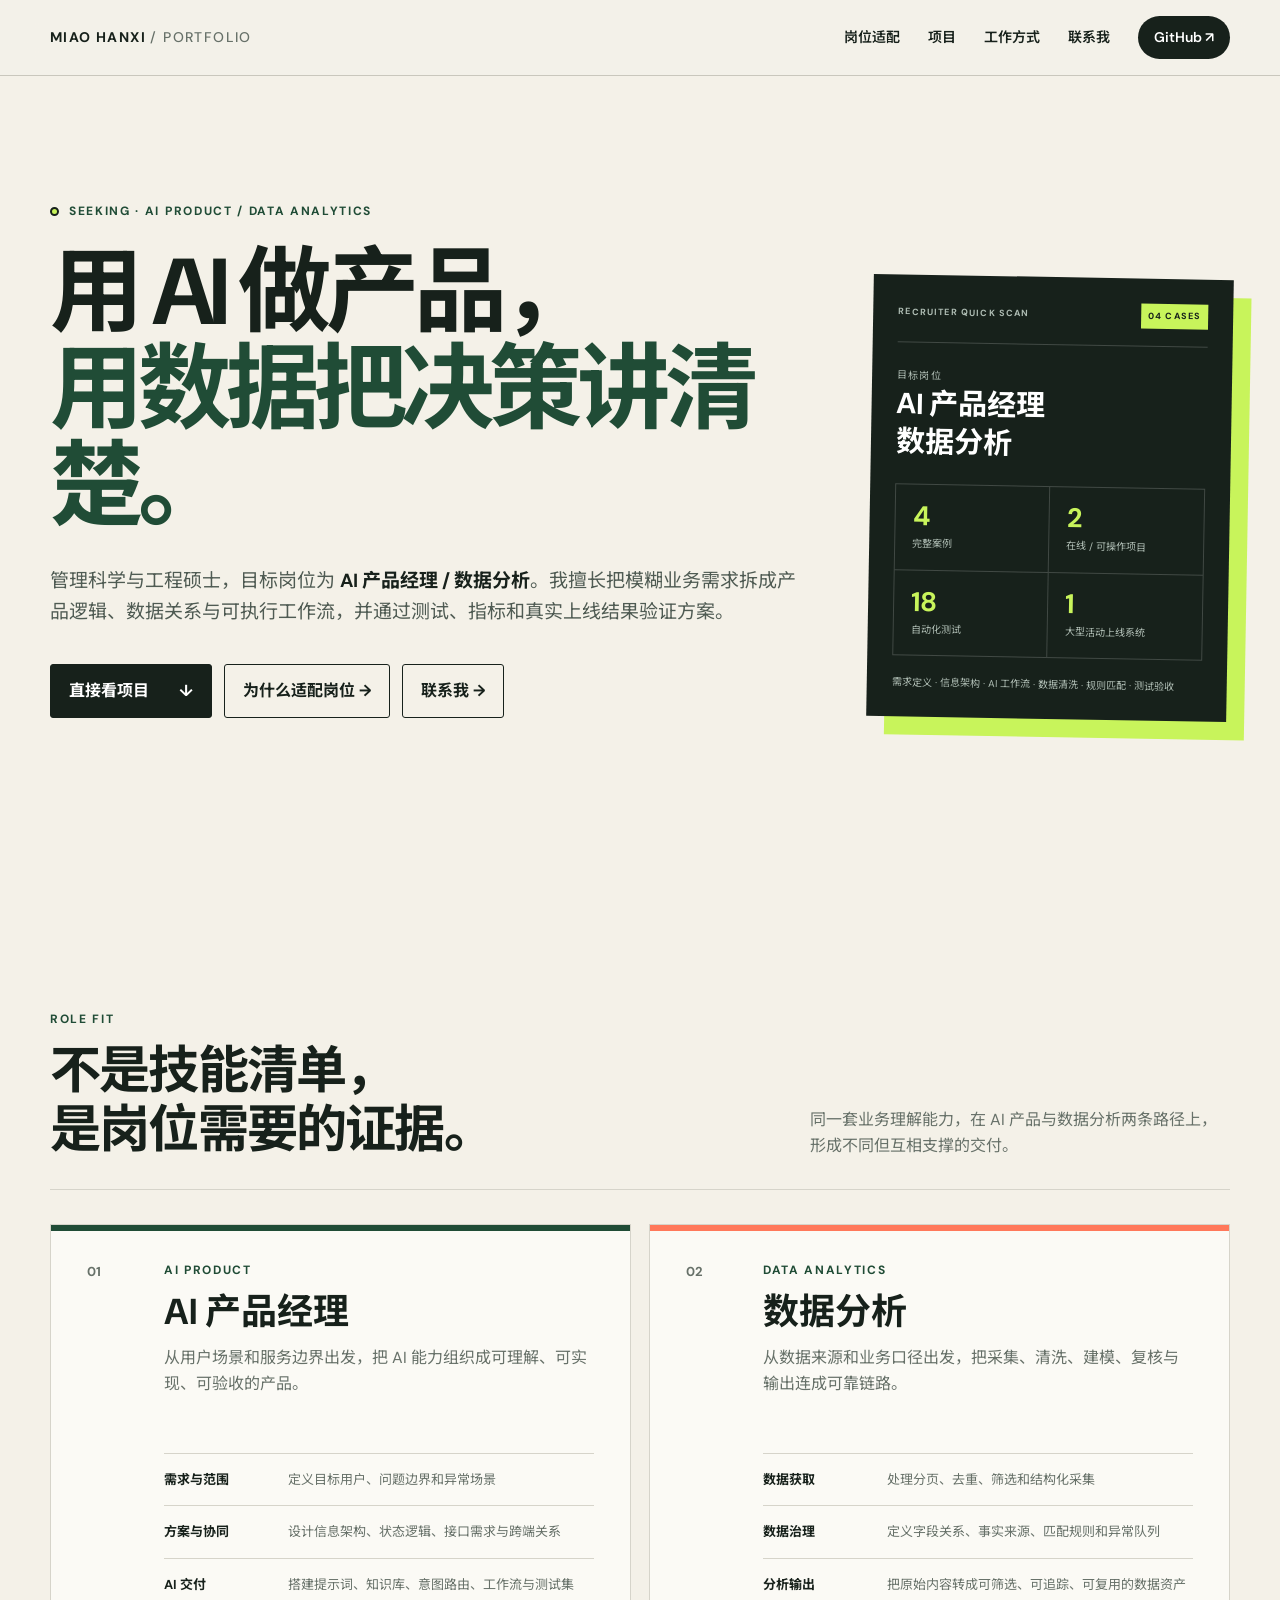
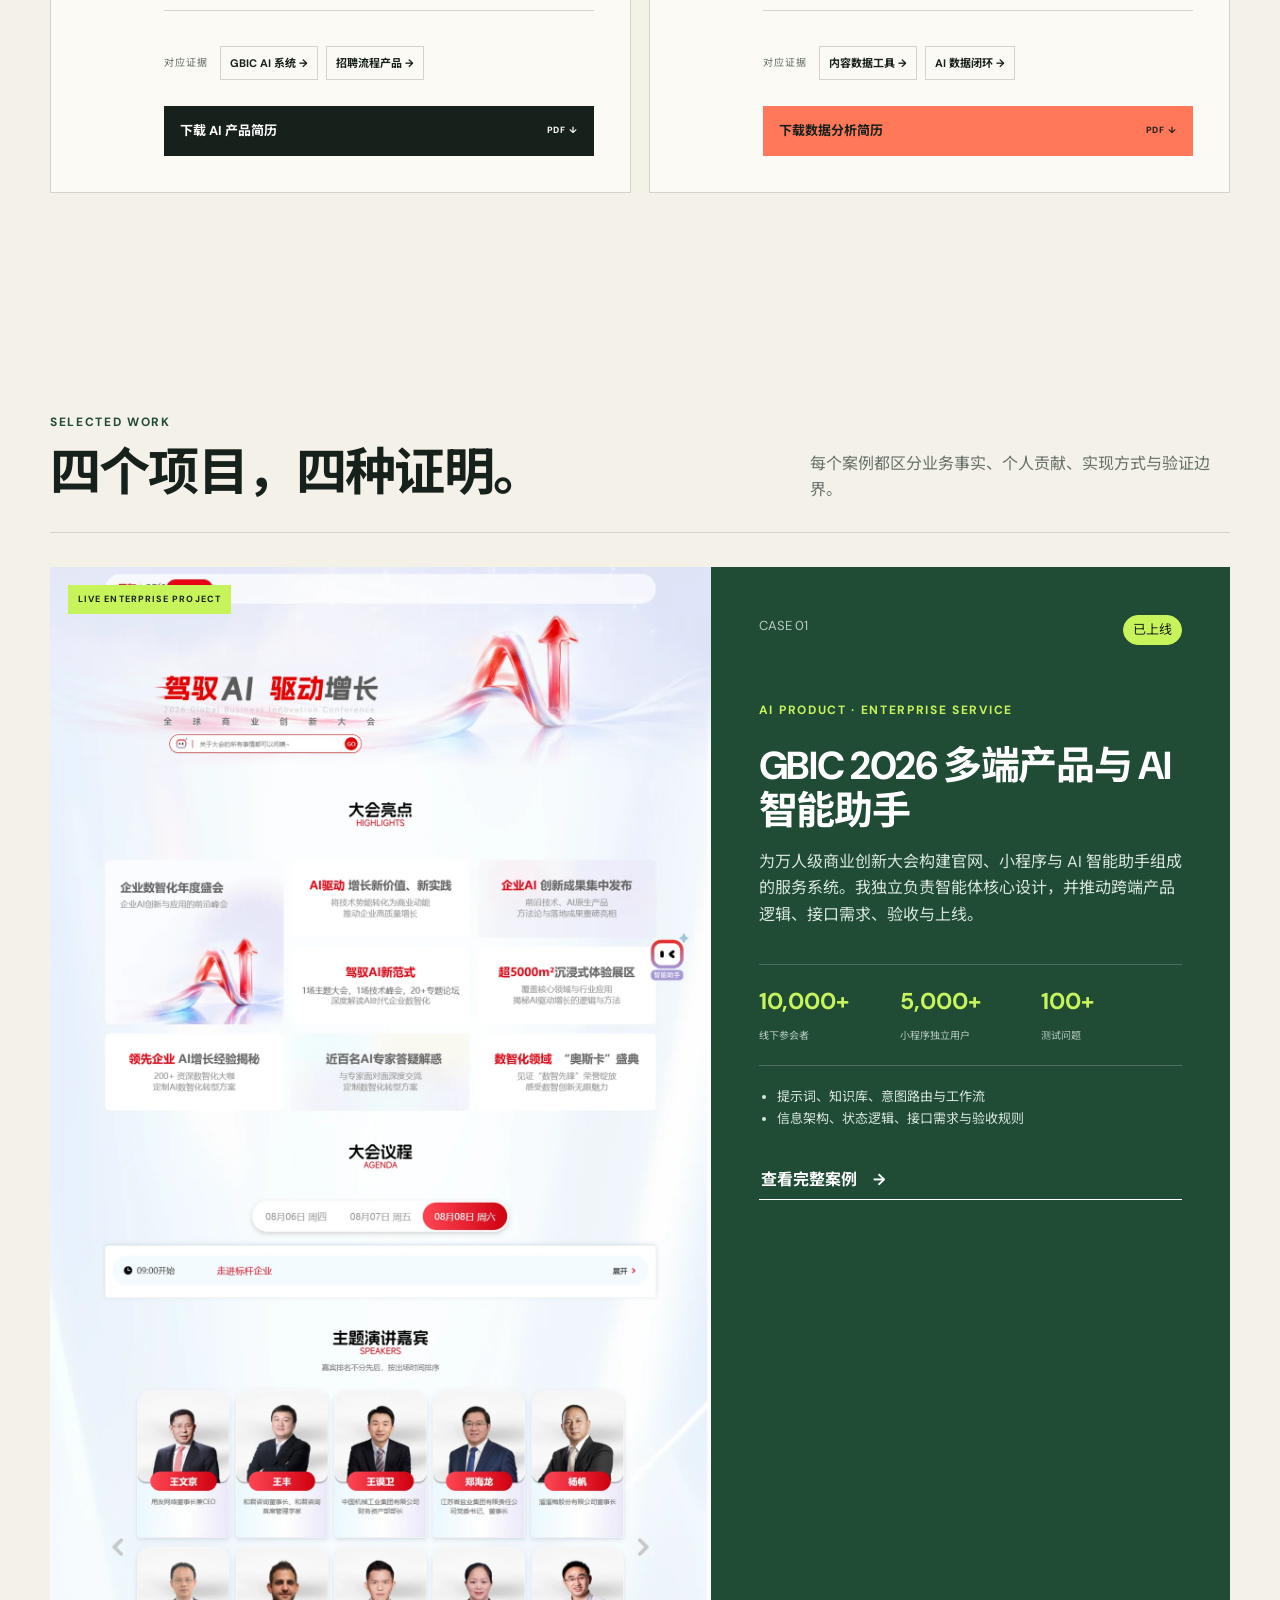
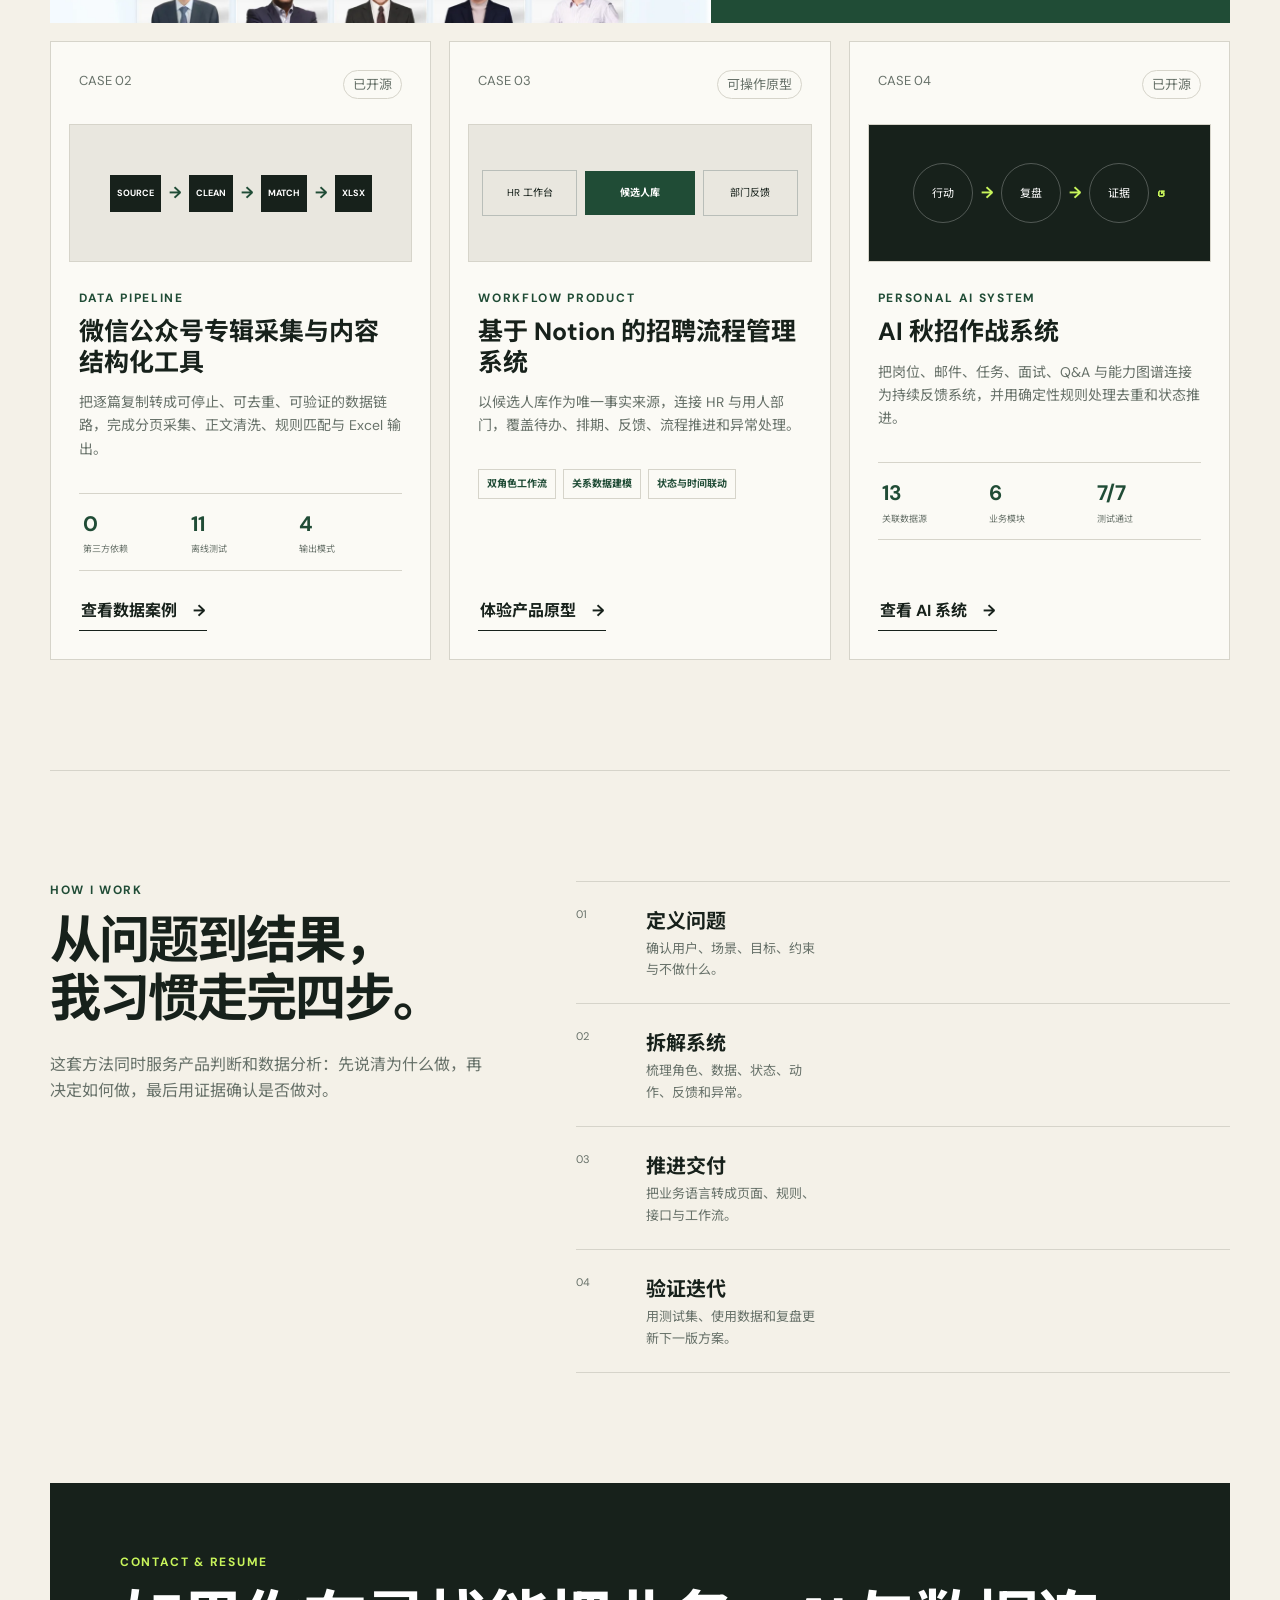
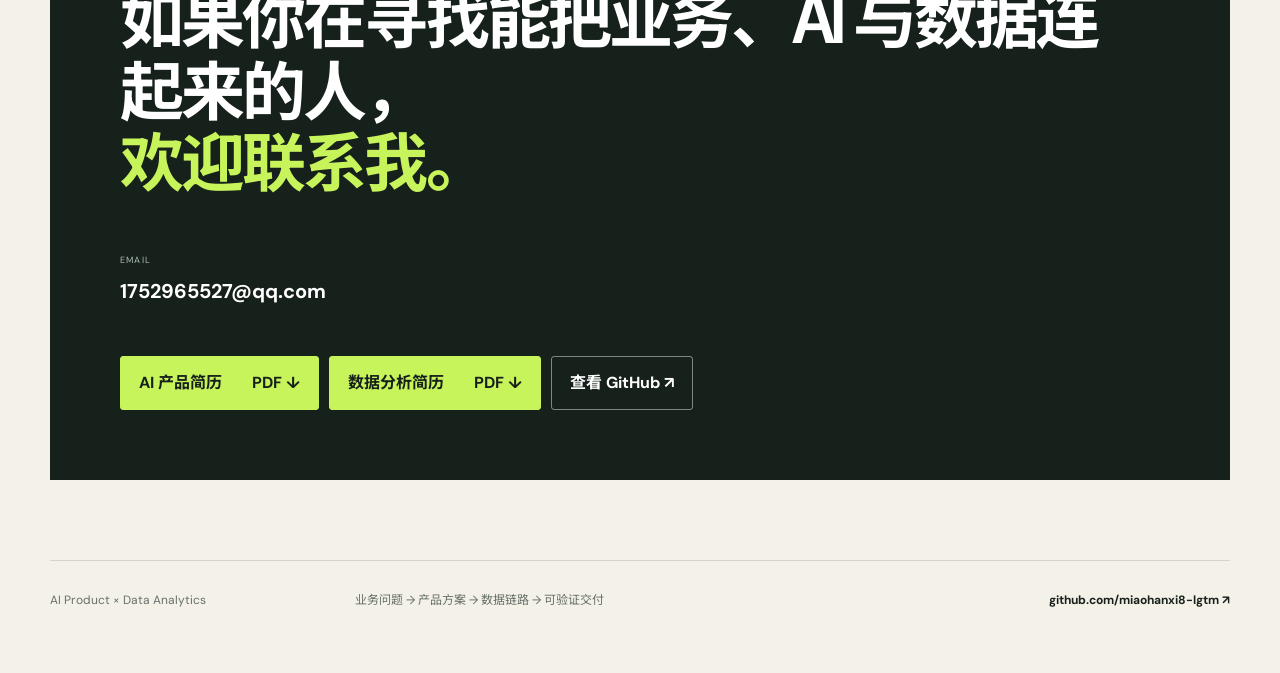
<file: index.html>
<!doctype html>
<html lang="zh-CN">
<head>
  <meta charset="utf-8">
  <meta name="viewport" content="width=device-width, initial-scale=1">
  <meta name="description" content="面向 AI 产品经理与数据分析岗位的个人作品集：AI 智能体、数据产品、流程自动化与真实业务交付。">
  <meta name="theme-color" content="#17211b">
  <meta property="og:title" content="AI Product × Data Analytics Portfolio">
  <meta property="og:description" content="从业务问题到产品方案、数据链路与可验证交付。">
  <meta property="og:type" content="website">
  <meta property="og:url" content="https://miaohanxi8-lgtm.github.io/">
  <title>AI 产品 × 数据分析作品集</title>
  <link rel="stylesheet" href="/styles.css">
  <link rel="stylesheet" href="/home.css">
</head>
<body class="portfolio-home">
  <header class="site-header home-header">
    <a class="brand" href="/">MIAO HANXI <span>/ PORTFOLIO</span></a>
    <nav aria-label="主导航">
      <a href="#fit">岗位适配</a><a href="#work">项目</a><a href="#method">工作方式</a><a href="#contact">联系我</a>
      <a class="nav-cta" href="https://github.com/miaohanxi8-lgtm" target="_blank" rel="noopener noreferrer">GitHub ↗</a>
    </nav>
  </header>

  <main>
    <section class="home-hero shell">
      <div class="hero-main">
        <div class="eyebrow"><span></span> SEEKING · AI PRODUCT / DATA ANALYTICS</div>
        <h1>用 AI 做产品，<br><em>用数据把决策讲清楚。</em></h1>
        <p class="hero-copy">管理科学与工程硕士，目标岗位为 <strong>AI 产品经理 / 数据分析</strong>。我擅长把模糊业务需求拆成产品逻辑、数据关系与可执行工作流，并通过测试、指标和真实上线结果验证方案。</p>
        <div class="hero-actions"><a class="button primary" href="#work">直接看项目 <span>↓</span></a><a class="button secondary" href="#fit">为什么适配岗位 →</a><a class="button secondary" href="#contact">联系我 →</a></div>
      </div>
      <aside class="evidence-board" aria-label="作品集证据概览">
        <div class="board-head"><span>RECRUITER QUICK SCAN</span><i>04 CASES</i></div>
        <div class="board-role"><small>目标岗位</small><strong>AI 产品经理</strong><strong>数据分析</strong></div>
        <dl class="proof-grid">
          <div><dt>4</dt><dd>完整案例</dd></div><div><dt>2</dt><dd>在线 / 可操作项目</dd></div>
          <div><dt>18</dt><dd>自动化测试</dd></div><div><dt>1</dt><dd>大型活动上线系统</dd></div>
        </dl>
        <p>需求定义 · 信息架构 · AI 工作流 · 数据清洗 · 规则匹配 · 测试验收</p>
      </aside>
    </section>

    <section class="fit-section shell" id="fit">
      <div class="section-heading home-section-heading"><div><p class="kicker">ROLE FIT</p><h2>不是技能清单，<br>是岗位需要的证据。</h2></div><p>同一套业务理解能力，在 AI 产品与数据分析两条路径上，形成不同但互相支撑的交付。</p></div>
      <div class="role-grid">
        <article class="role-card product-role">
          <div class="role-number">01</div><div><p class="kicker">AI PRODUCT</p><h3>AI 产品经理</h3><p class="role-intro">从用户场景和服务边界出发，把 AI 能力组织成可理解、可实现、可验收的产品。</p></div>
          <ul class="role-evidence"><li><b>需求与范围</b><span>定义目标用户、问题边界和异常场景</span></li><li><b>方案与协同</b><span>设计信息架构、状态逻辑、接口需求与跨端关系</span></li><li><b>AI 交付</b><span>搭建提示词、知识库、意图路由、工作流与测试集</span></li></ul>
          <div class="evidence-links"><span>对应证据</span><a href="/projects/gbic-ai-experience.html">GBIC AI 系统 →</a><a href="/projects/notion-recruiting-system.html">招聘流程产品 →</a></div>
          <a class="role-resume-link" href="/assets/resume/miao-hanxi-ai-product-resume.pdf" download>下载 AI 产品简历 <span>PDF ↓</span></a>
        </article>
        <article class="role-card data-role">
          <div class="role-number">02</div><div><p class="kicker">DATA ANALYTICS</p><h3>数据分析</h3><p class="role-intro">从数据来源和业务口径出发，把采集、清洗、建模、复核与输出连成可靠链路。</p></div>
          <ul class="role-evidence"><li><b>数据获取</b><span>处理分页、去重、筛选和结构化采集</span></li><li><b>数据治理</b><span>定义字段关系、事实来源、匹配规则和异常队列</span></li><li><b>分析输出</b><span>把原始内容转成可筛选、可追踪、可复用的数据资产</span></li></ul>
          <div class="evidence-links"><span>对应证据</span><a href="/projects/wechat-article-crawler.html">内容数据工具 →</a><a href="/projects/autumn-recruitment-system.html">AI 数据闭环 →</a></div>
          <a class="role-resume-link" href="/assets/resume/miao-hanxi-data-analytics-resume.pdf" download>下载数据分析简历 <span>PDF ↓</span></a>
        </article>
      </div>
    </section>

    <section class="work home-work shell" id="work">
      <div class="section-heading home-section-heading"><div><p class="kicker">SELECTED WORK</p><h2>四个项目，四种证明。</h2></div><p>每个案例都区分业务事实、个人贡献、实现方式与验证边界。</p></div>
      <article class="home-featured">
        <div class="featured-media"><img src="/assets/gbic/website-overview.webp" alt="GBIC 2026 大会官网页面概览"><span class="media-label">LIVE ENTERPRISE PROJECT</span></div>
        <div class="featured-content">
          <div class="card-top"><span>CASE 01</span><span class="status">已上线</span></div><p class="kicker">AI PRODUCT · ENTERPRISE SERVICE</p>
          <h3>GBIC 2026 多端产品与 AI 智能助手</h3><p>为万人级商业创新大会构建官网、小程序与 AI 智能助手组成的服务系统。我独立负责智能体核心设计，并推动跨端产品逻辑、接口需求、验收与上线。</p>
          <div class="featured-metrics"><div><strong>10,000+</strong><span>线下参会者</span></div><div><strong>5,000+</strong><span>小程序独立用户</span></div><div><strong>100+</strong><span>测试问题</span></div></div>
          <ul class="project-points compact-points"><li>提示词、知识库、意图路由与工作流</li><li>信息架构、状态逻辑、接口需求与验收规则</li></ul>
          <a class="text-link" href="/projects/gbic-ai-experience.html">查看完整案例 <span>→</span></a>
        </div>
      </article>

      <div class="home-project-grid">
        <article class="home-project-card crawler-card">
          <div class="card-top"><span>CASE 02</span><span class="status">已开源</span></div><div class="project-visual data-visual" aria-hidden="true"><span>SOURCE</span><i>→</i><span>CLEAN</span><i>→</i><span>MATCH</span><i>→</i><span>XLSX</span></div>
          <p class="kicker">DATA PIPELINE</p><h3>微信公众号专辑采集与内容结构化工具</h3><p>把逐篇复制转成可停止、可去重、可验证的数据链路，完成分页采集、正文清洗、规则匹配与 Excel 输出。</p>
          <dl class="mini-proof"><div><dt>0</dt><dd>第三方依赖</dd></div><div><dt>11</dt><dd>离线测试</dd></div><div><dt>4</dt><dd>输出模式</dd></div></dl><a class="text-link" href="/projects/wechat-article-crawler.html">查看数据案例 <span>→</span></a>
        </article>
        <article class="home-project-card notion-card">
          <div class="card-top"><span>CASE 03</span><span class="status">可操作原型</span></div><div class="project-visual workflow-visual" aria-hidden="true"><div>HR 工作台</div><b>候选人库</b><div>部门反馈</div></div>
          <p class="kicker">WORKFLOW PRODUCT</p><h3>基于 Notion 的招聘流程管理系统</h3><p>以候选人库作为唯一事实来源，连接 HR 与用人部门，覆盖待办、排期、反馈、流程推进和异常处理。</p>
          <ul class="card-proof-list"><li>双角色工作流</li><li>关系数据建模</li><li>状态与时间联动</li></ul><a class="text-link" href="/projects/notion-recruiting-system.html">体验产品原型 <span>→</span></a>
        </article>
        <article class="home-project-card system-card">
          <div class="card-top"><span>CASE 04</span><span class="status">已开源</span></div><div class="project-visual loop-visual" aria-hidden="true"><span>行动</span><i>→</i><span>复盘</span><i>→</i><span>证据</span><i>↺</i></div>
          <p class="kicker">PERSONAL AI SYSTEM</p><h3>AI 秋招作战系统</h3><p>把岗位、邮件、任务、面试、Q&amp;A 与能力图谱连接为持续反馈系统，并用确定性规则处理去重和状态推进。</p>
          <dl class="mini-proof"><div><dt>13</dt><dd>关联数据源</dd></div><div><dt>6</dt><dd>业务模块</dd></div><div><dt>7/7</dt><dd>测试通过</dd></div></dl><a class="text-link" href="/projects/autumn-recruitment-system.html">查看 AI 系统 <span>→</span></a>
        </article>
      </div>
    </section>

    <section class="method-section shell" id="method">
      <div class="method-intro"><p class="kicker">HOW I WORK</p><h2>从问题到结果，<br>我习惯走完四步。</h2><p>这套方法同时服务产品判断和数据分析：先说清为什么做，再决定如何做，最后用证据确认是否做对。</p></div>
      <ol class="method-list"><li><span>01</span><div><h3>定义问题</h3><p>确认用户、场景、目标、约束与不做什么。</p></div></li><li><span>02</span><div><h3>拆解系统</h3><p>梳理角色、数据、状态、动作、反馈和异常。</p></div></li><li><span>03</span><div><h3>推进交付</h3><p>把业务语言转成页面、规则、接口与工作流。</p></div></li><li><span>04</span><div><h3>验证迭代</h3><p>用测试集、使用数据和复盘更新下一版方案。</p></div></li></ol>
    </section>

    <section class="contact-section shell" id="contact">
      <p class="kicker">CONTACT & RESUME</p><h2>如果你在寻找能把业务、AI 与数据连起来的人，<br><em>欢迎联系我。</em></h2>
      <div class="contact-grid">
        <div class="contact-details"><span>EMAIL</span><a href="mailto:1752965527@qq.com">1752965527@qq.com</a></div>
      </div>
      <div class="contact-actions"><a class="button primary" href="/assets/resume/miao-hanxi-ai-product-resume.pdf" download>AI 产品简历 <span>PDF ↓</span></a><a class="button primary" href="/assets/resume/miao-hanxi-data-analytics-resume.pdf" download>数据分析简历 <span>PDF ↓</span></a><a class="button secondary" href="https://github.com/miaohanxi8-lgtm" target="_blank" rel="noopener noreferrer">查看 GitHub ↗</a></div>
    </section>
  </main>
  <footer class="site-footer shell"><p>AI Product × Data Analytics</p><p>业务问题 → 产品方案 → 数据链路 → 可验证交付</p><a href="https://github.com/miaohanxi8-lgtm" target="_blank" rel="noopener noreferrer">github.com/miaohanxi8-lgtm ↗</a></footer>
</body>
</html>
</file>
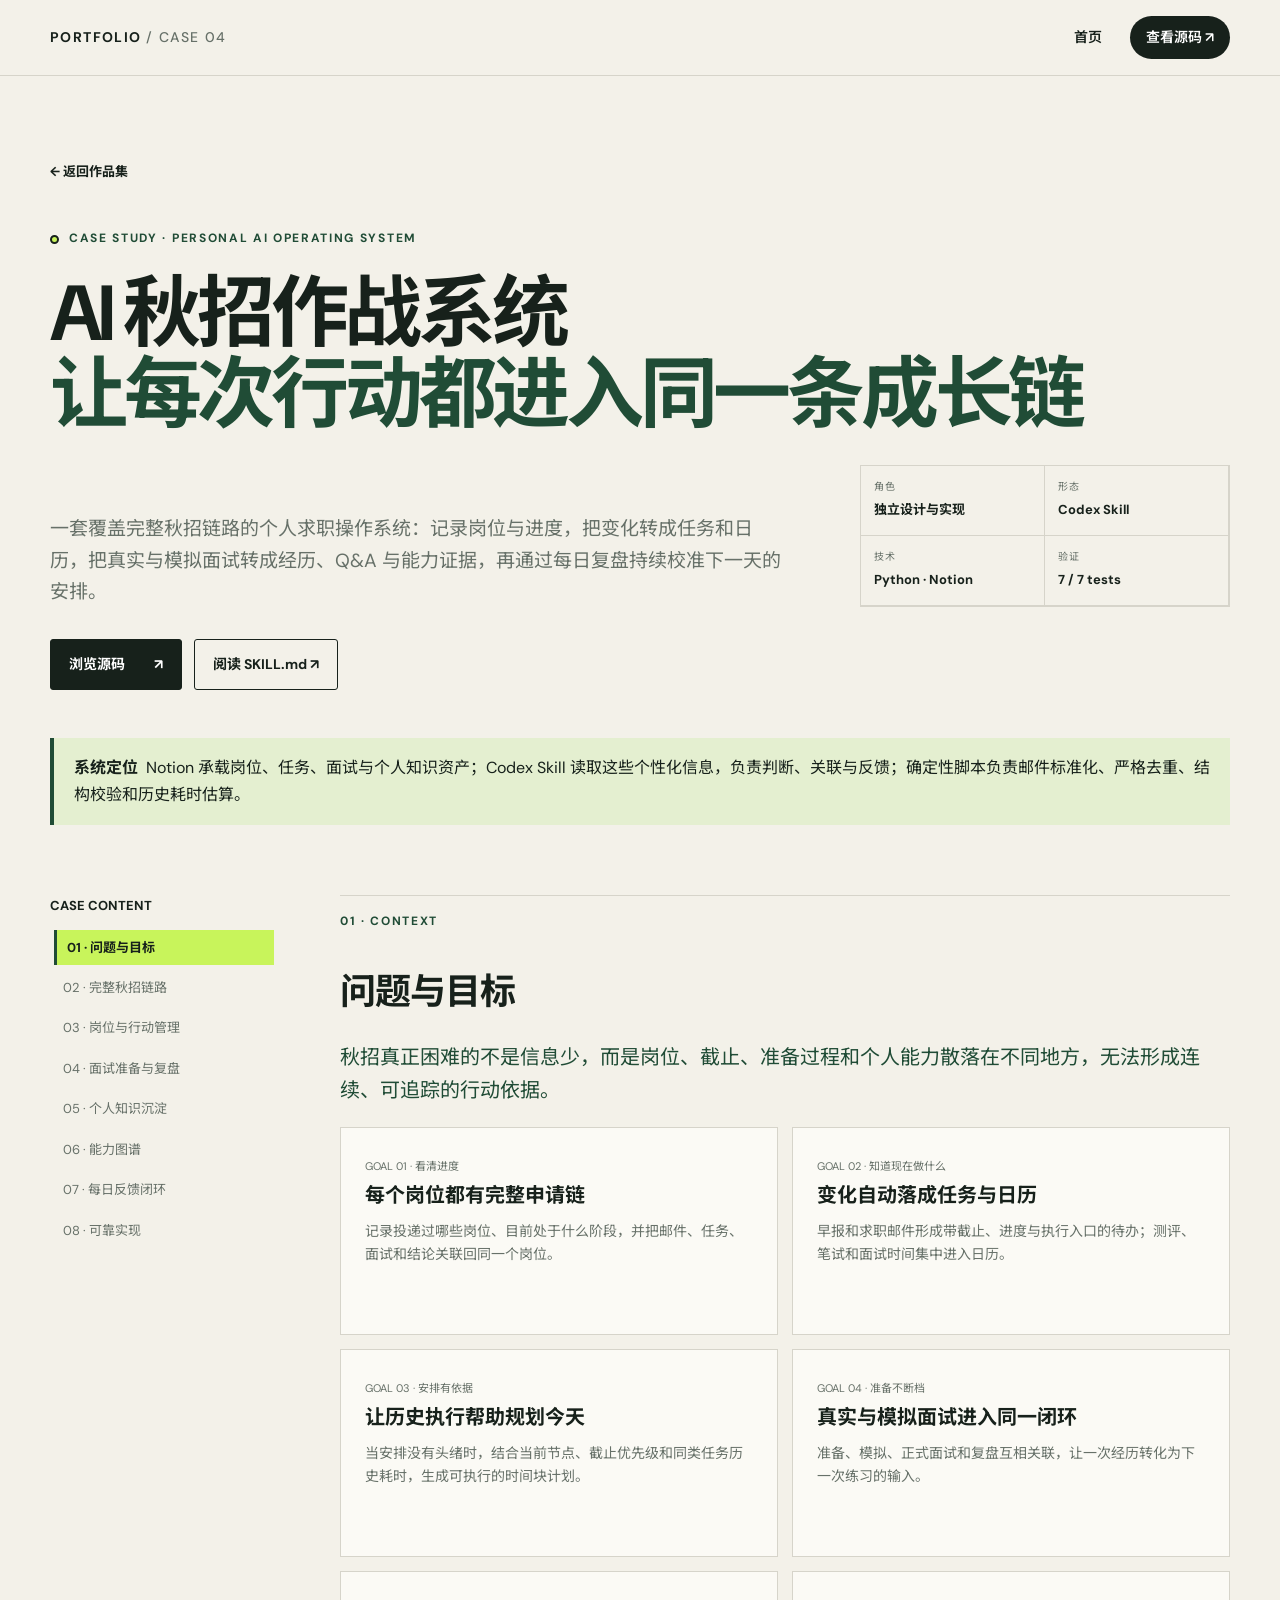
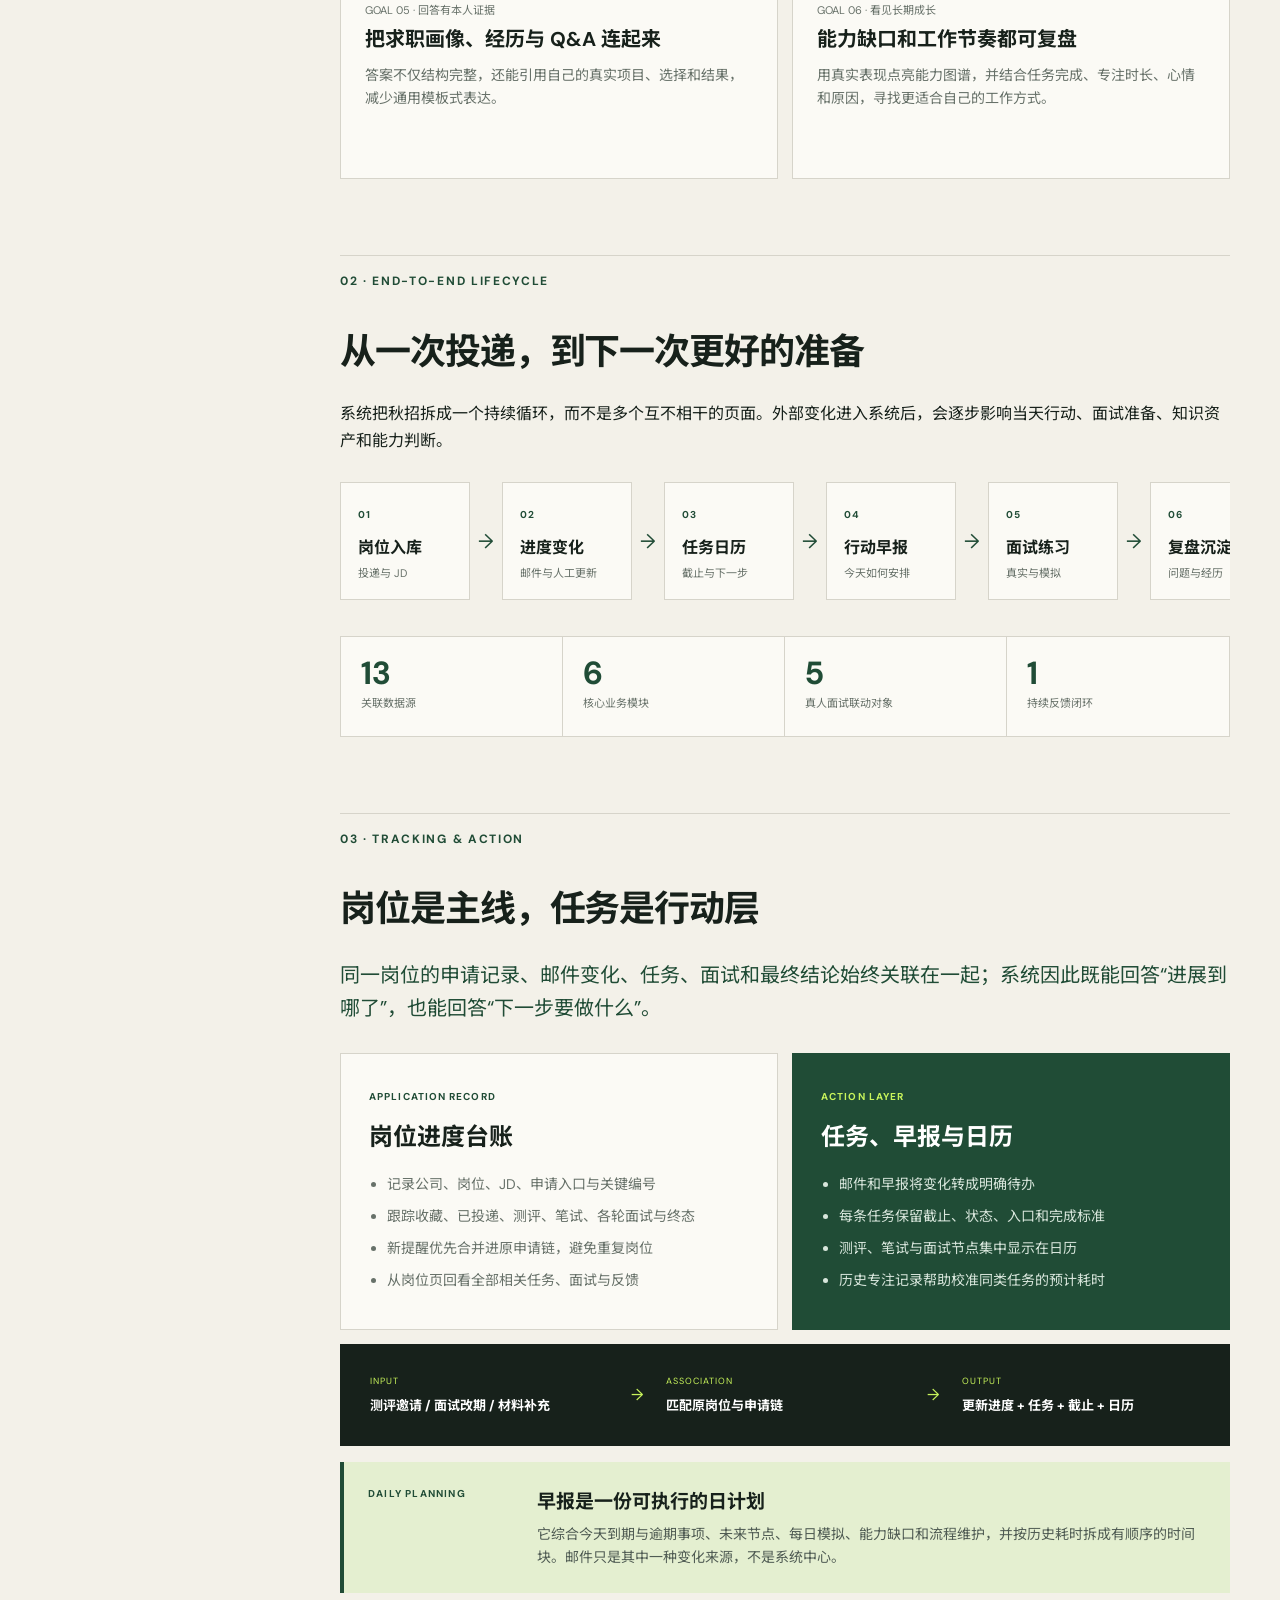
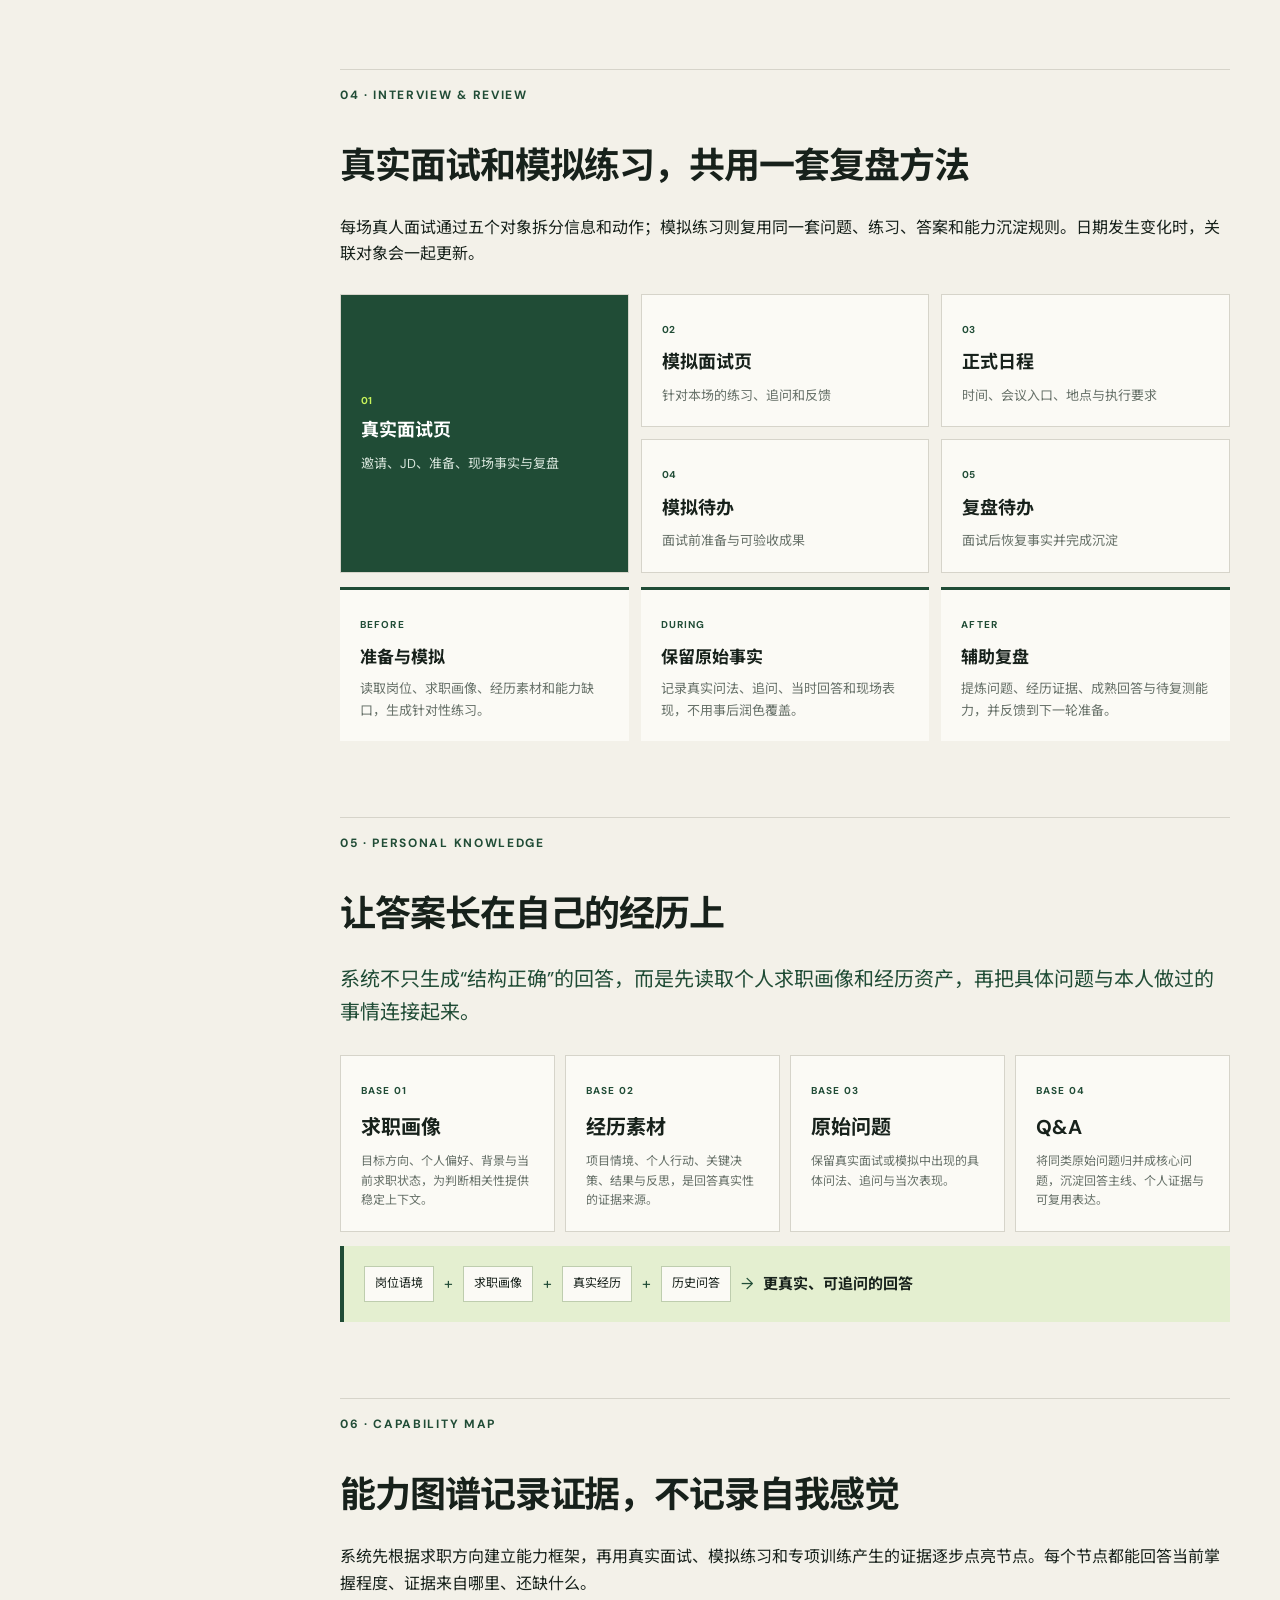
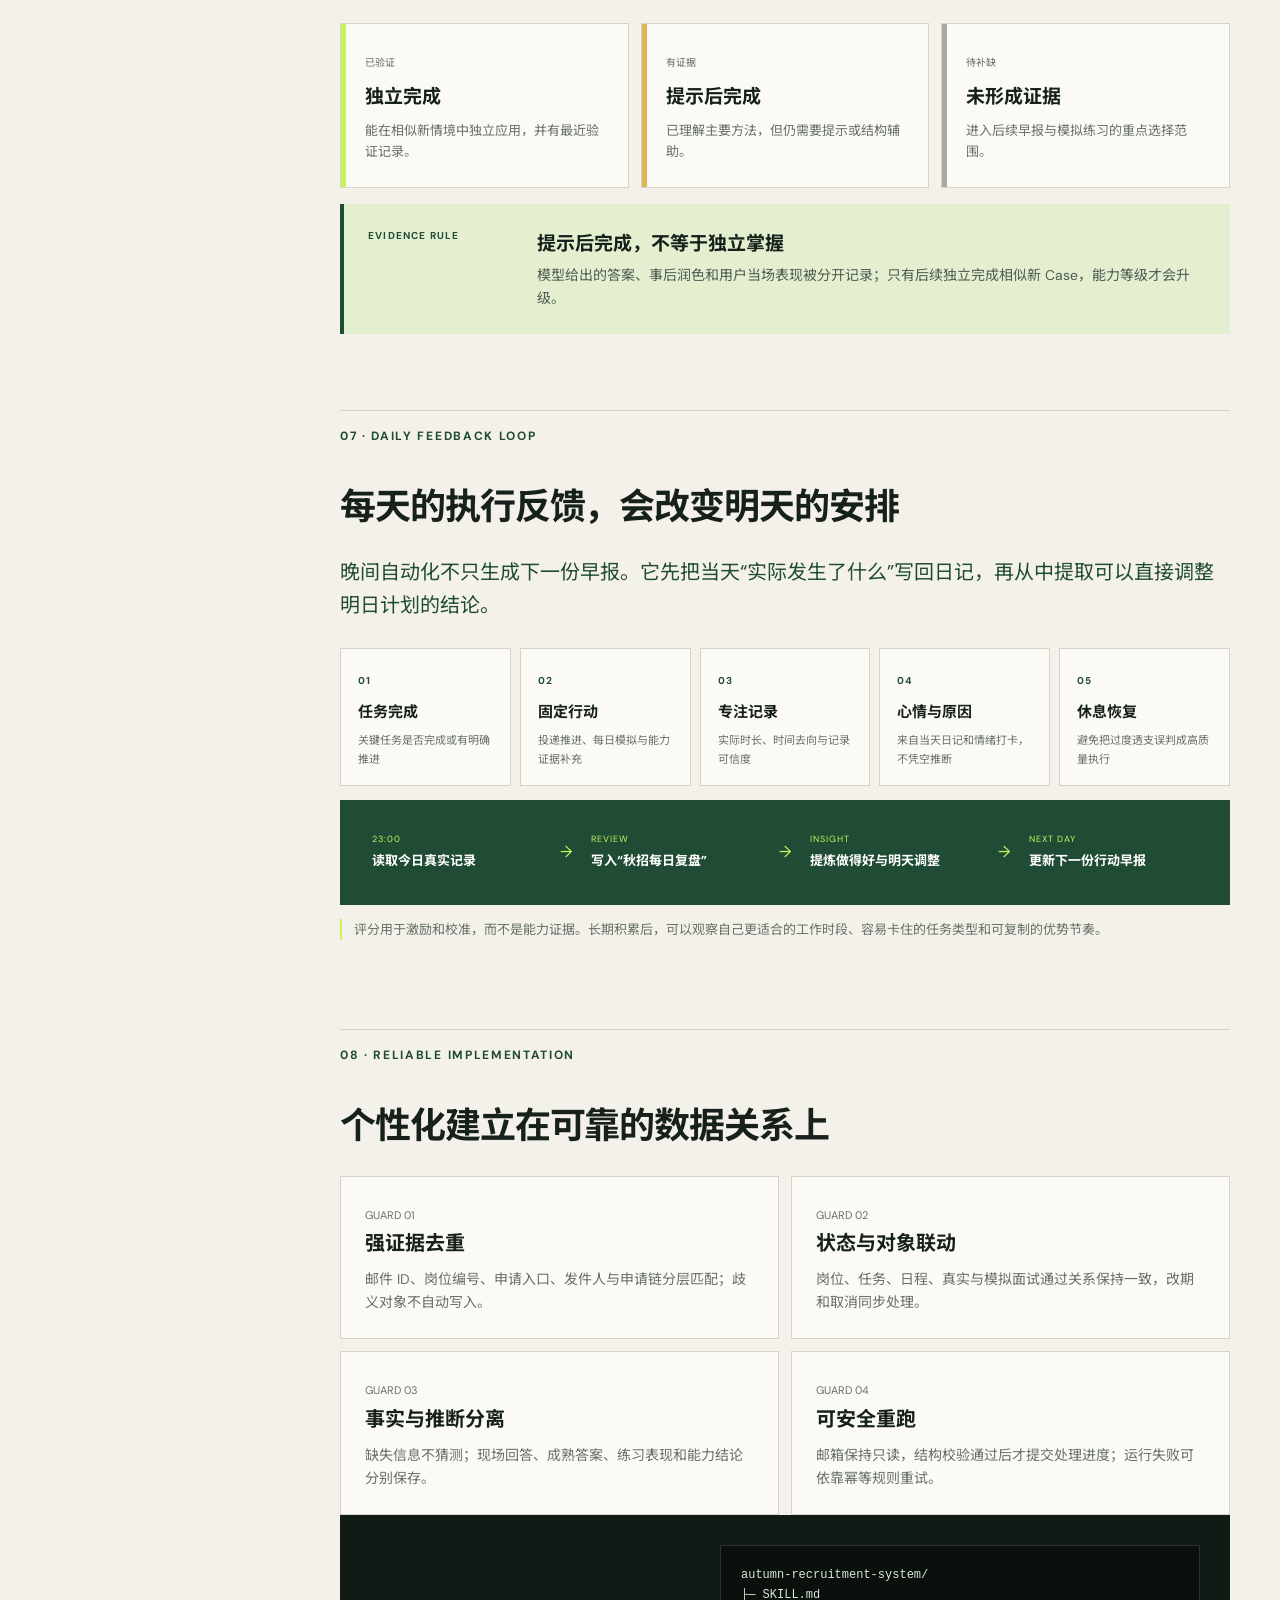
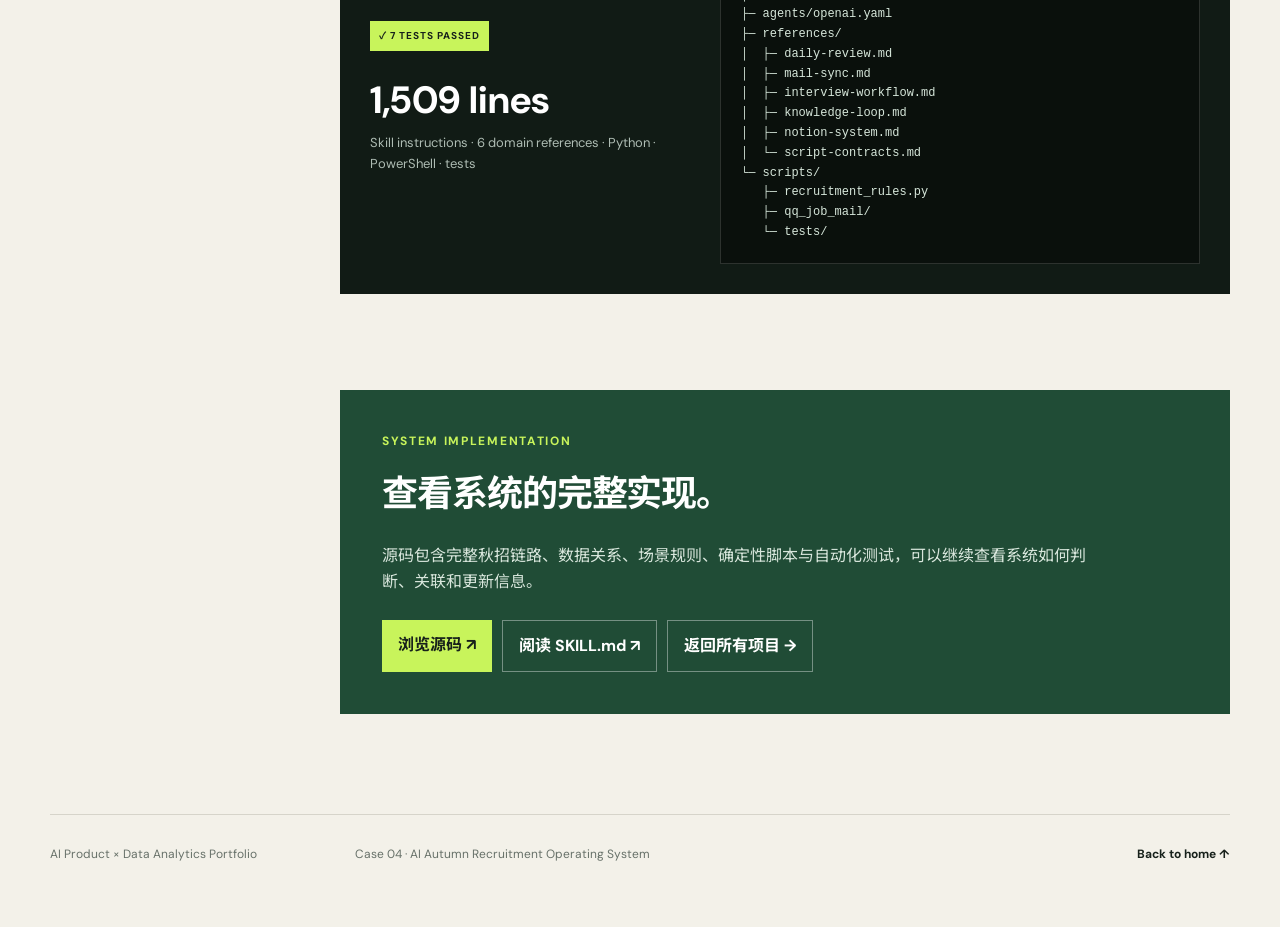
<file: projects/autumn-recruitment-system.html>
<!doctype html>
<html lang="zh-CN">
<head>
  <meta charset="utf-8">
  <meta name="viewport" content="width=device-width, initial-scale=1">
  <meta name="description" content="AI 秋招作战系统：覆盖岗位跟踪、任务与日历、面试复盘、个人知识沉淀和能力成长的 Codex Skill 案例">
  <title>AI 秋招作战系统 · Case Study</title>
  <link rel="stylesheet" href="/styles.css">
  <script src="/case-navigation.js" defer></script>
</head>
<body>
  <header class="site-header">
    <a class="brand" href="/">PORTFOLIO <span>/ CASE 04</span></a>
    <nav><a href="/">首页</a><a class="nav-cta" href="https://github.com/miaohanxi8-lgtm/miaohanxi8-lgtm.github.io/tree/main/skills/autumn-recruitment-system">查看源码 ↗</a></nav>
  </header>
  <main>
    <section class="case-hero shell">
      <a class="back-link" href="/">← 返回作品集</a>
      <div class="eyebrow" style="margin-top:45px"><span></span> CASE STUDY · PERSONAL AI OPERATING SYSTEM</div>
      <h1>AI 秋招作战系统<br><em>让每次行动都进入同一条成长链</em></h1>
      <div class="case-summary">
        <p>一套覆盖完整秋招链路的个人求职操作系统：记录岗位与进度，把变化转成任务和日历，把真实与模拟面试转成经历、Q&A 与能力证据，再通过每日复盘持续校准下一天的安排。</p>
        <div class="meta-list"><div><small>角色</small><strong>独立设计与实现</strong></div><div><small>形态</small><strong>Codex Skill</strong></div><div><small>技术</small><strong>Python · Notion</strong></div><div><small>验证</small><strong>7 / 7 tests</strong></div></div>
      </div>
      <div class="case-actions"><a class="button primary" href="https://github.com/miaohanxi8-lgtm/miaohanxi8-lgtm.github.io/tree/main/skills/autumn-recruitment-system">浏览源码 <span>↗</span></a><a class="button secondary" href="https://github.com/miaohanxi8-lgtm/miaohanxi8-lgtm.github.io/blob/main/skills/autumn-recruitment-system/SKILL.md">阅读 SKILL.md ↗</a></div>
    </section>
    <div class="disclosure shell"><strong>系统定位</strong>Notion 承载岗位、任务、面试与个人知识资产；Codex Skill 读取这些个性化信息，负责判断、关联与反馈；确定性脚本负责邮件标准化、严格去重、结构校验和历史耗时估算。</div>
    <div class="case-layout shell">
      <aside class="case-toc"><b>CASE CONTENT</b><a href="#context">01 · 问题与目标</a><a href="#lifecycle">02 · 完整秋招链路</a><a href="#tracking">03 · 岗位与行动管理</a><a href="#interview">04 · 面试准备与复盘</a><a href="#knowledge">05 · 个人知识沉淀</a><a href="#capability">06 · 能力图谱</a><a href="#daily-review">07 · 每日反馈闭环</a><a href="#evidence">08 · 可靠实现</a></aside>
      <article class="case-content">
        <section id="context">
          <p class="kicker">01 · CONTEXT</p><h2>问题与目标</h2>
          <p class="lead">秋招真正困难的不是信息少，而是岗位、截止、准备过程和个人能力散落在不同地方，无法形成连续、可追踪的行动依据。</p>
          <div class="goal-grid">
            <div class="info-card"><span>GOAL 01 · 看清进度</span><h3>每个岗位都有完整申请链</h3><p>记录投递过哪些岗位、目前处于什么阶段，并把邮件、任务、面试和结论关联回同一个岗位。</p></div>
            <div class="info-card"><span>GOAL 02 · 知道现在做什么</span><h3>变化自动落成任务与日历</h3><p>早报和求职邮件形成带截止、进度与执行入口的待办；测评、笔试和面试时间集中进入日历。</p></div>
            <div class="info-card"><span>GOAL 03 · 安排有依据</span><h3>让历史执行帮助规划今天</h3><p>当安排没有头绪时，结合当前节点、截止优先级和同类任务历史耗时，生成可执行的时间块计划。</p></div>
            <div class="info-card"><span>GOAL 04 · 准备不断档</span><h3>真实与模拟面试进入同一闭环</h3><p>准备、模拟、正式面试和复盘互相关联，让一次经历转化为下一次练习的输入。</p></div>
            <div class="info-card"><span>GOAL 05 · 回答有本人证据</span><h3>把求职画像、经历与 Q&A 连起来</h3><p>答案不仅结构完整，还能引用自己的真实项目、选择和结果，减少通用模板式表达。</p></div>
            <div class="info-card"><span>GOAL 06 · 看见长期成长</span><h3>能力缺口和工作节奏都可复盘</h3><p>用真实表现点亮能力图谱，并结合任务完成、专注时长、心情和原因，寻找更适合自己的工作方式。</p></div>
          </div>
        </section>
        <section id="lifecycle">
          <p class="kicker">02 · END-TO-END LIFECYCLE</p><h2>从一次投递，到下一次更好的准备</h2>
          <p>系统把秋招拆成一个持续循环，而不是多个互不相干的页面。外部变化进入系统后，会逐步影响当天行动、面试准备、知识资产和能力判断。</p>
          <div class="lifecycle-map"><div><span>01</span><b>岗位入库</b><p>投递与 JD</p></div><i>→</i><div><span>02</span><b>进度变化</b><p>邮件与人工更新</p></div><i>→</i><div><span>03</span><b>任务日历</b><p>截止与下一步</p></div><i>→</i><div><span>04</span><b>行动早报</b><p>今天如何安排</p></div><i>→</i><div><span>05</span><b>面试练习</b><p>真实与模拟</p></div><i>→</i><div><span>06</span><b>复盘沉淀</b><p>问题与经历</p></div><i>→</i><div><span>07</span><b>能力更新</b><p>证据与缺口</p></div><i>↺</i><div><span>08</span><b>每日反馈</b><p>校准明日计划</p></div></div>
          <div class="skill-metrics"><div><strong>13</strong><span>关联数据源</span></div><div><strong>6</strong><span>核心业务模块</span></div><div><strong>5</strong><span>真人面试联动对象</span></div><div><strong>1</strong><span>持续反馈闭环</span></div></div>
        </section>
        <section id="tracking">
          <p class="kicker">03 · TRACKING & ACTION</p><h2>岗位是主线，任务是行动层</h2>
          <p class="lead">同一岗位的申请记录、邮件变化、任务、面试和最终结论始终关联在一起；系统因此既能回答“进展到哪了”，也能回答“下一步要做什么”。</p>
          <div class="two-track"><div class="track-panel"><span>APPLICATION RECORD</span><h3>岗位进度台账</h3><ul><li>记录公司、岗位、JD、申请入口与关键编号</li><li>跟踪收藏、已投递、测评、笔试、各轮面试与终态</li><li>新提醒优先合并进原申请链，避免重复岗位</li><li>从岗位页回看全部相关任务、面试与反馈</li></ul></div><div class="track-panel accent-panel"><span>ACTION LAYER</span><h3>任务、早报与日历</h3><ul><li>邮件和早报将变化转成明确待办</li><li>每条任务保留截止、状态、入口和完成标准</li><li>测评、笔试与面试节点集中显示在日历</li><li>历史专注记录帮助校准同类任务的预计耗时</li></ul></div></div>
          <div class="action-example"><div><small>INPUT</small><b>测评邀请 / 面试改期 / 材料补充</b></div><i>→</i><div><small>ASSOCIATION</small><b>匹配原岗位与申请链</b></div><i>→</i><div><small>OUTPUT</small><b>更新进度 + 任务 + 截止 + 日历</b></div></div>
          <div class="prototype-note"><span>DAILY PLANNING</span><div><strong>早报是一份可执行的日计划</strong><p>它综合今天到期与逾期事项、未来节点、每日模拟、能力缺口和流程维护，并按历史耗时拆成有顺序的时间块。邮件只是其中一种变化来源，不是系统中心。</p></div></div>
        </section>
        <section id="interview">
          <p class="kicker">04 · INTERVIEW & REVIEW</p><h2>真实面试和模拟练习，共用一套复盘方法</h2>
          <p>每场真人面试通过五个对象拆分信息和动作；模拟练习则复用同一套问题、练习、答案和能力沉淀规则。日期发生变化时，关联对象会一起更新。</p>
          <div class="object-model"><div class="object-card primary-object"><span>01</span><b>真实面试页</b><p>邀请、JD、准备、现场事实与复盘</p></div><div class="object-card"><span>02</span><b>模拟面试页</b><p>针对本场的练习、追问和反馈</p></div><div class="object-card"><span>03</span><b>正式日程</b><p>时间、会议入口、地点与执行要求</p></div><div class="object-card"><span>04</span><b>模拟待办</b><p>面试前准备与可验收成果</p></div><div class="object-card"><span>05</span><b>复盘待办</b><p>面试后恢复事实并完成沉淀</p></div></div>
          <div class="review-flow"><div><span>BEFORE</span><b>准备与模拟</b><p>读取岗位、求职画像、经历素材和能力缺口，生成针对性练习。</p></div><div><span>DURING</span><b>保留原始事实</b><p>记录真实问法、追问、当时回答和现场表现，不用事后润色覆盖。</p></div><div><span>AFTER</span><b>辅助复盘</b><p>提炼问题、经历证据、成熟回答与待复测能力，并反馈到下一轮准备。</p></div></div>
        </section>
        <section id="knowledge">
          <p class="kicker">05 · PERSONAL KNOWLEDGE</p><h2>让答案长在自己的经历上</h2>
          <p class="lead">系统不只生成“结构正确”的回答，而是先读取个人求职画像和经历资产，再把具体问题与本人做过的事情连接起来。</p>
          <div class="knowledge-assets"><div><span>BASE 01</span><h3>求职画像</h3><p>目标方向、个人偏好、背景与当前求职状态，为判断相关性提供稳定上下文。</p></div><div><span>BASE 02</span><h3>经历素材</h3><p>项目情境、个人行动、关键决策、结果与反思，是回答真实性的证据来源。</p></div><div><span>BASE 03</span><h3>原始问题</h3><p>保留真实面试或模拟中出现的具体问法、追问与当次表现。</p></div><div><span>BASE 04</span><h3>Q&A</h3><p>将同类原始问题归并成核心问题，沉淀回答主线、个人证据与可复用表达。</p></div></div>
          <div class="answer-chain"><span>岗位语境</span><i>+</i><span>求职画像</span><i>+</i><span>真实经历</span><i>+</i><span>历史问答</span><i>→</i><strong>更真实、可追问的回答</strong></div>
        </section>
        <section id="capability">
          <p class="kicker">06 · CAPABILITY MAP</p><h2>能力图谱记录证据，不记录自我感觉</h2>
          <p>系统先根据求职方向建立能力框架，再用真实面试、模拟练习和专项训练产生的证据逐步点亮节点。每个节点都能回答当前掌握程度、证据来自哪里、还缺什么。</p>
          <div class="capability-board"><div class="capability-node mastered"><span>已验证</span><b>独立完成</b><p>能在相似新情境中独立应用，并有最近验证记录。</p></div><div class="capability-node progressing"><span>有证据</span><b>提示后完成</b><p>已理解主要方法，但仍需要提示或结构辅助。</p></div><div class="capability-node gap"><span>待补缺</span><b>未形成证据</b><p>进入后续早报与模拟练习的重点选择范围。</p></div></div>
          <div class="prototype-note"><span>EVIDENCE RULE</span><div><strong>提示后完成，不等于独立掌握</strong><p>模型给出的答案、事后润色和用户当场表现被分开记录；只有后续独立完成相似新 Case，能力等级才会升级。</p></div></div>
        </section>
        <section id="daily-review">
          <p class="kicker">07 · DAILY FEEDBACK LOOP</p><h2>每天的执行反馈，会改变明天的安排</h2>
          <p class="lead">晚间自动化不只生成下一份早报。它先把当天“实际发生了什么”写回日记，再从中提取可以直接调整明日计划的结论。</p>
          <div class="daily-inputs"><div><span>01</span><b>任务完成</b><p>关键任务是否完成或有明确推进</p></div><div><span>02</span><b>固定行动</b><p>投递推进、每日模拟与能力证据补充</p></div><div><span>03</span><b>专注记录</b><p>实际时长、时间去向与记录可信度</p></div><div><span>04</span><b>心情与原因</b><p>来自当天日记和情绪打卡，不凭空推断</p></div><div><span>05</span><b>休息恢复</b><p>避免把过度透支误判成高质量执行</p></div></div>
          <div class="feedback-loop"><div><small>23:00</small><b>读取今日真实记录</b></div><i>→</i><div><small>REVIEW</small><b>写入“秋招每日复盘”</b></div><i>→</i><div><small>INSIGHT</small><b>提炼做得好与明天调整</b></div><i>→</i><div><small>NEXT DAY</small><b>更新下一份行动早报</b></div></div>
          <p class="micro-note">评分用于激励和校准，而不是能力证据。长期积累后，可以观察自己更适合的工作时段、容易卡住的任务类型和可复制的优势节奏。</p>
        </section>
        <section id="evidence">
          <p class="kicker">08 · RELIABLE IMPLEMENTATION</p><h2>个性化建立在可靠的数据关系上</h2>
          <div class="engineering-grid"><div class="info-card"><span>GUARD 01</span><h3>强证据去重</h3><p>邮件 ID、岗位编号、申请入口、发件人与申请链分层匹配；歧义对象不自动写入。</p></div><div class="info-card"><span>GUARD 02</span><h3>状态与对象联动</h3><p>岗位、任务、日程、真实与模拟面试通过关系保持一致，改期和取消同步处理。</p></div><div class="info-card"><span>GUARD 03</span><h3>事实与推断分离</h3><p>缺失信息不猜测；现场回答、成熟答案、练习表现和能力结论分别保存。</p></div><div class="info-card"><span>GUARD 04</span><h3>可安全重跑</h3><p>邮箱保持只读，结构校验通过后才提交处理进度；运行失败可依靠幂等规则重试。</p></div></div>
          <div class="code-proof"><div><span class="pass-badge">✓ 7 TESTS PASSED</span><strong>1,509 lines</strong><p>Skill instructions · 6 domain references · Python · PowerShell · tests</p></div><pre class="file-tree">autumn-recruitment-system/
├─ SKILL.md
├─ agents/openai.yaml
├─ references/
│  ├─ daily-review.md
│  ├─ mail-sync.md
│  ├─ interview-workflow.md
│  ├─ knowledge-loop.md
│  ├─ notion-system.md
│  └─ script-contracts.md
└─ scripts/
   ├─ recruitment_rules.py
   ├─ qq_job_mail/
   └─ tests/</pre></div>
        </section>
        <div class="case-cta"><p class="kicker" style="color:#c8f45b">SYSTEM IMPLEMENTATION</p><h2>查看系统的完整实现。</h2><p>源码包含完整秋招链路、数据关系、场景规则、确定性脚本与自动化测试，可以继续查看系统如何判断、关联和更新信息。</p><div class="case-cta-actions"><a href="https://github.com/miaohanxi8-lgtm/miaohanxi8-lgtm.github.io/tree/main/skills/autumn-recruitment-system">浏览源码 ↗</a><a class="secondary" href="https://github.com/miaohanxi8-lgtm/miaohanxi8-lgtm.github.io/blob/main/skills/autumn-recruitment-system/SKILL.md">阅读 SKILL.md ↗</a><a class="secondary" href="/">返回所有项目 →</a></div></div>
      </article>
    </div>
  </main>
  <footer class="site-footer shell"><p>AI Product × Data Analytics Portfolio</p><p>Case 04 · AI Autumn Recruitment Operating System</p><a href="/">Back to home ↑</a></footer>
</body>
</html>
</file>
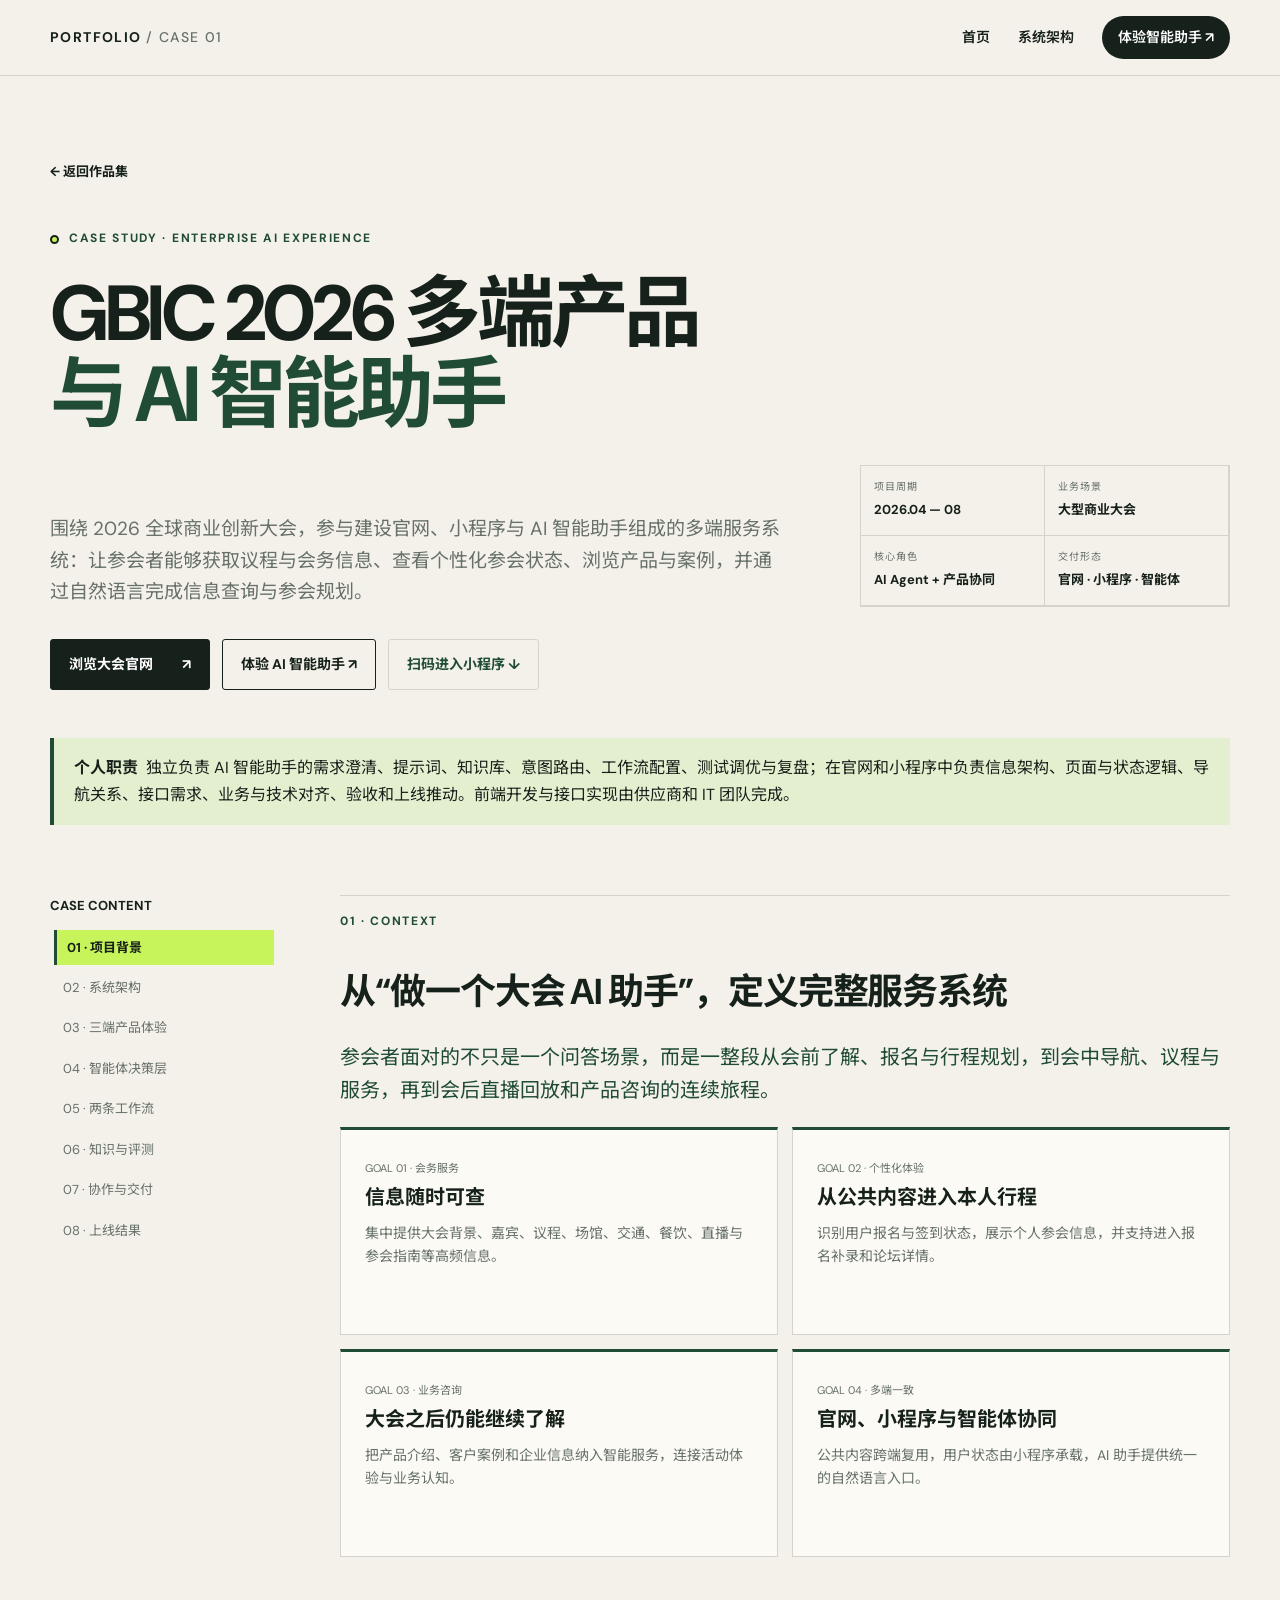
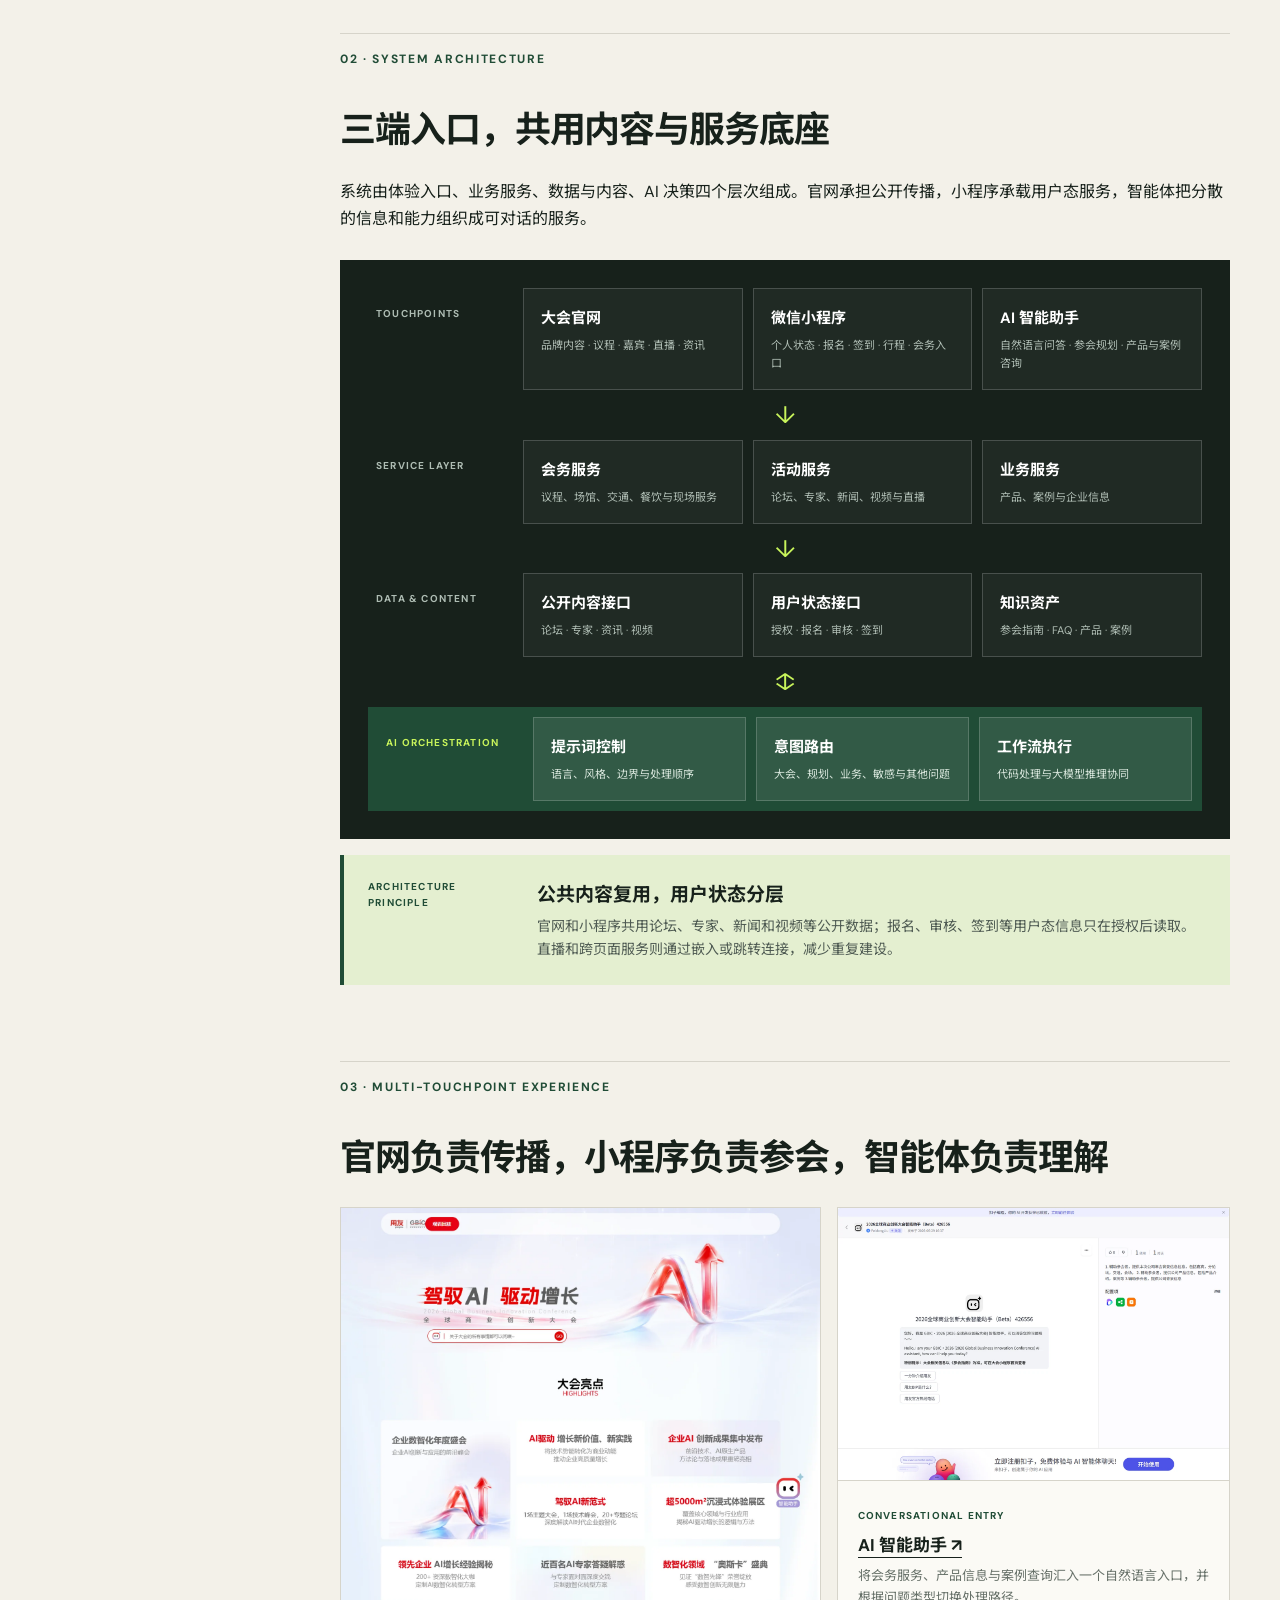
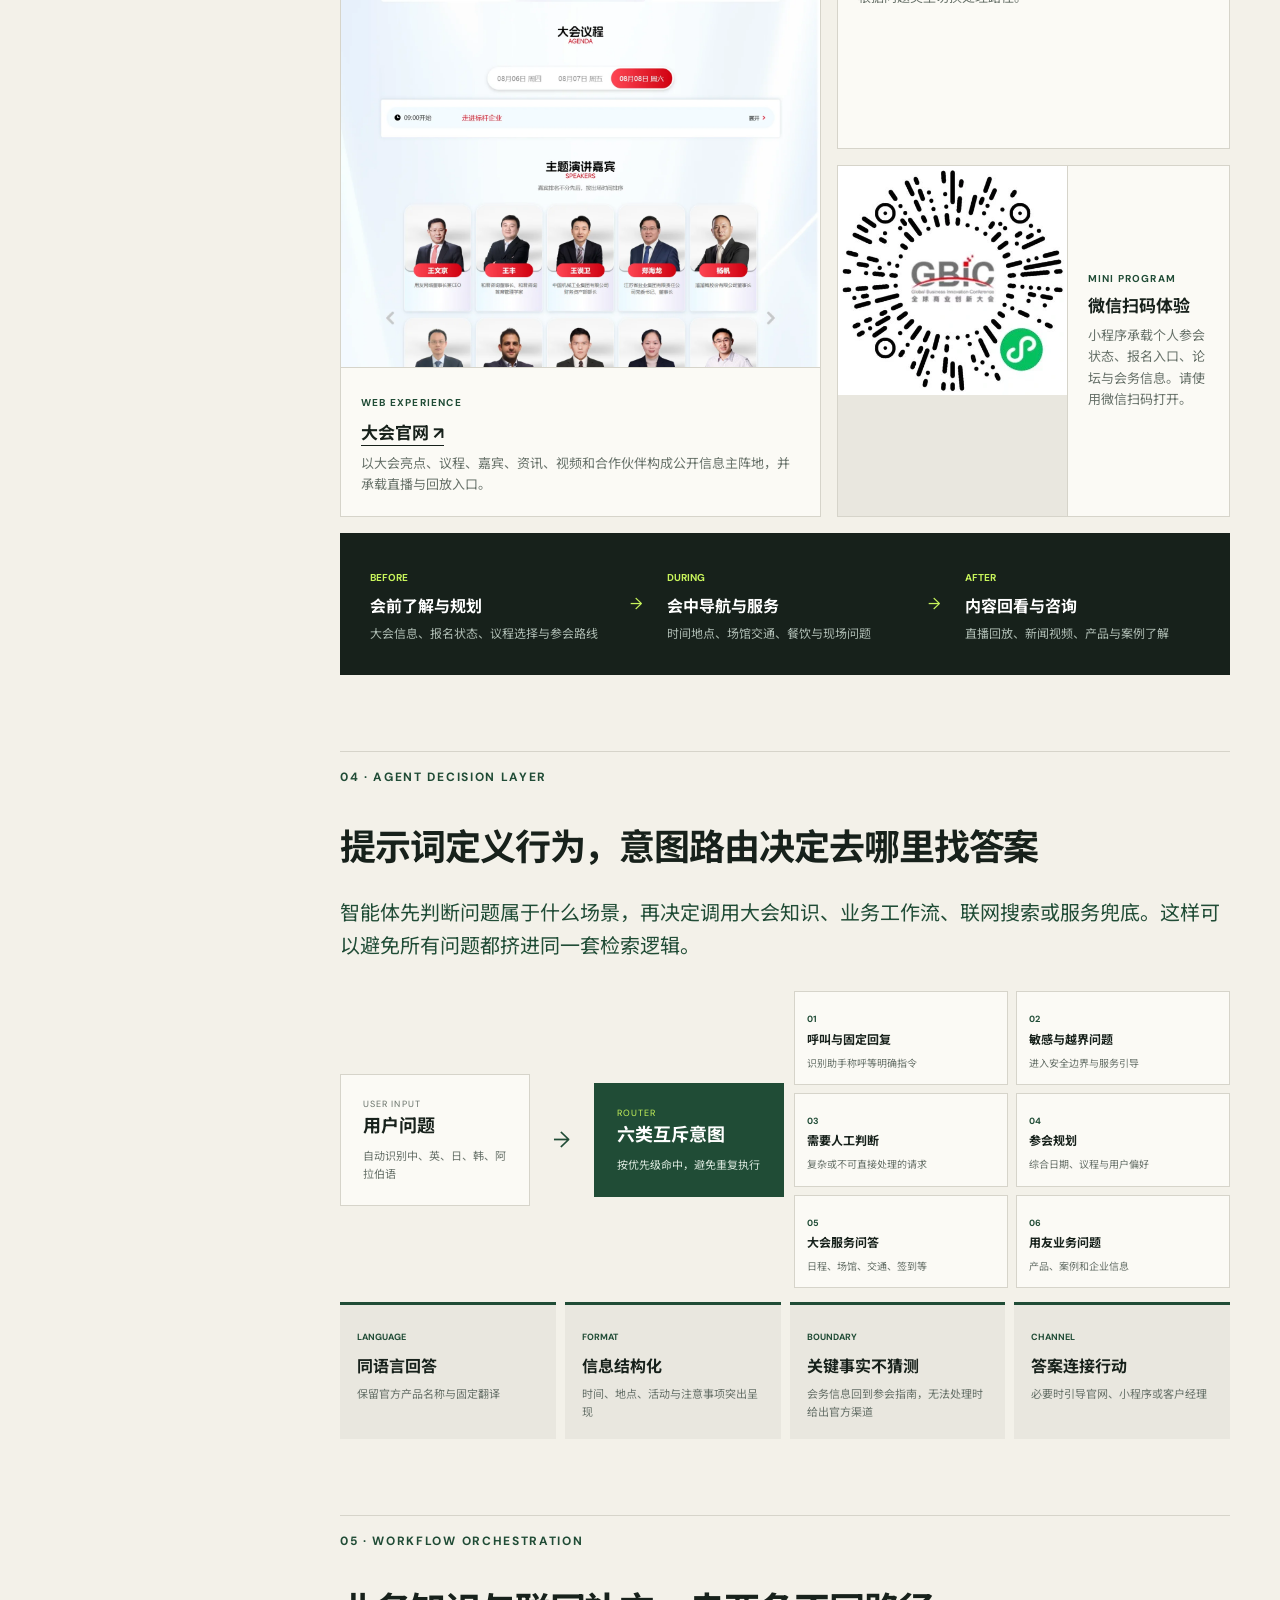
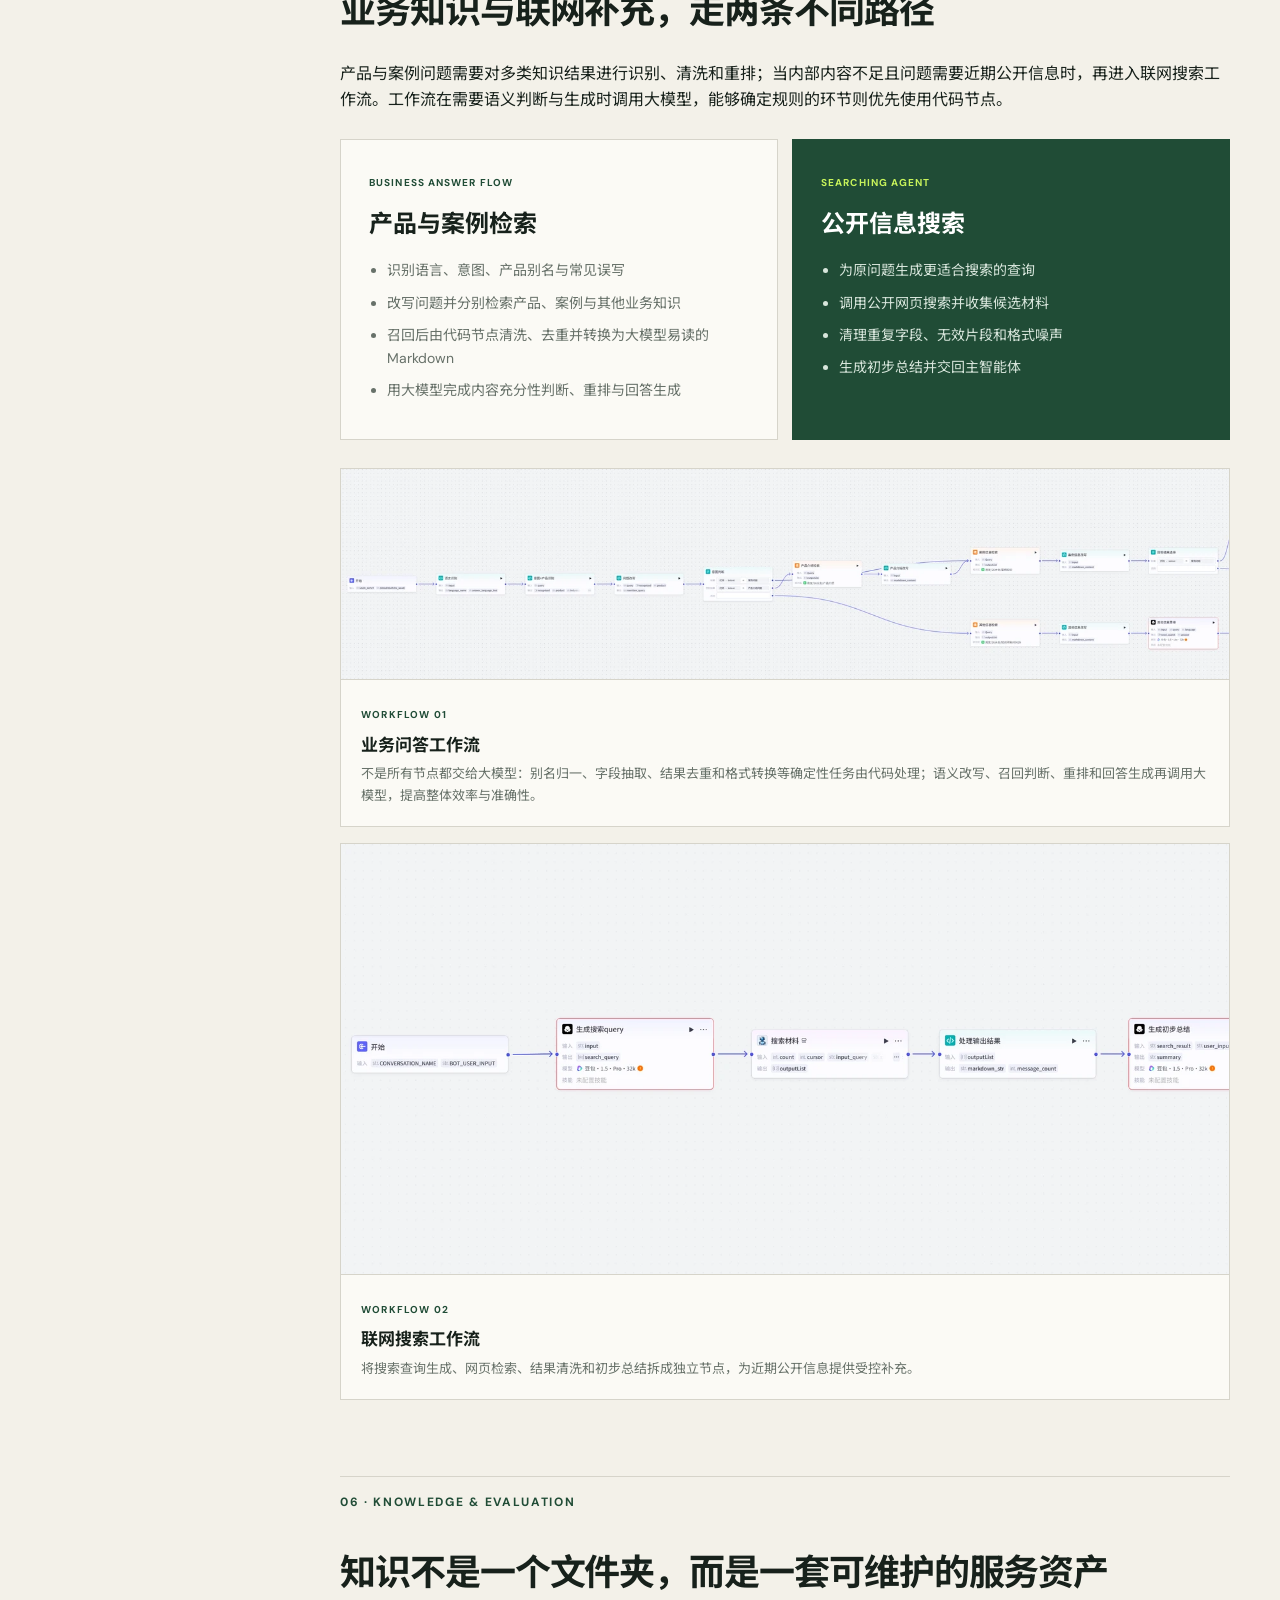
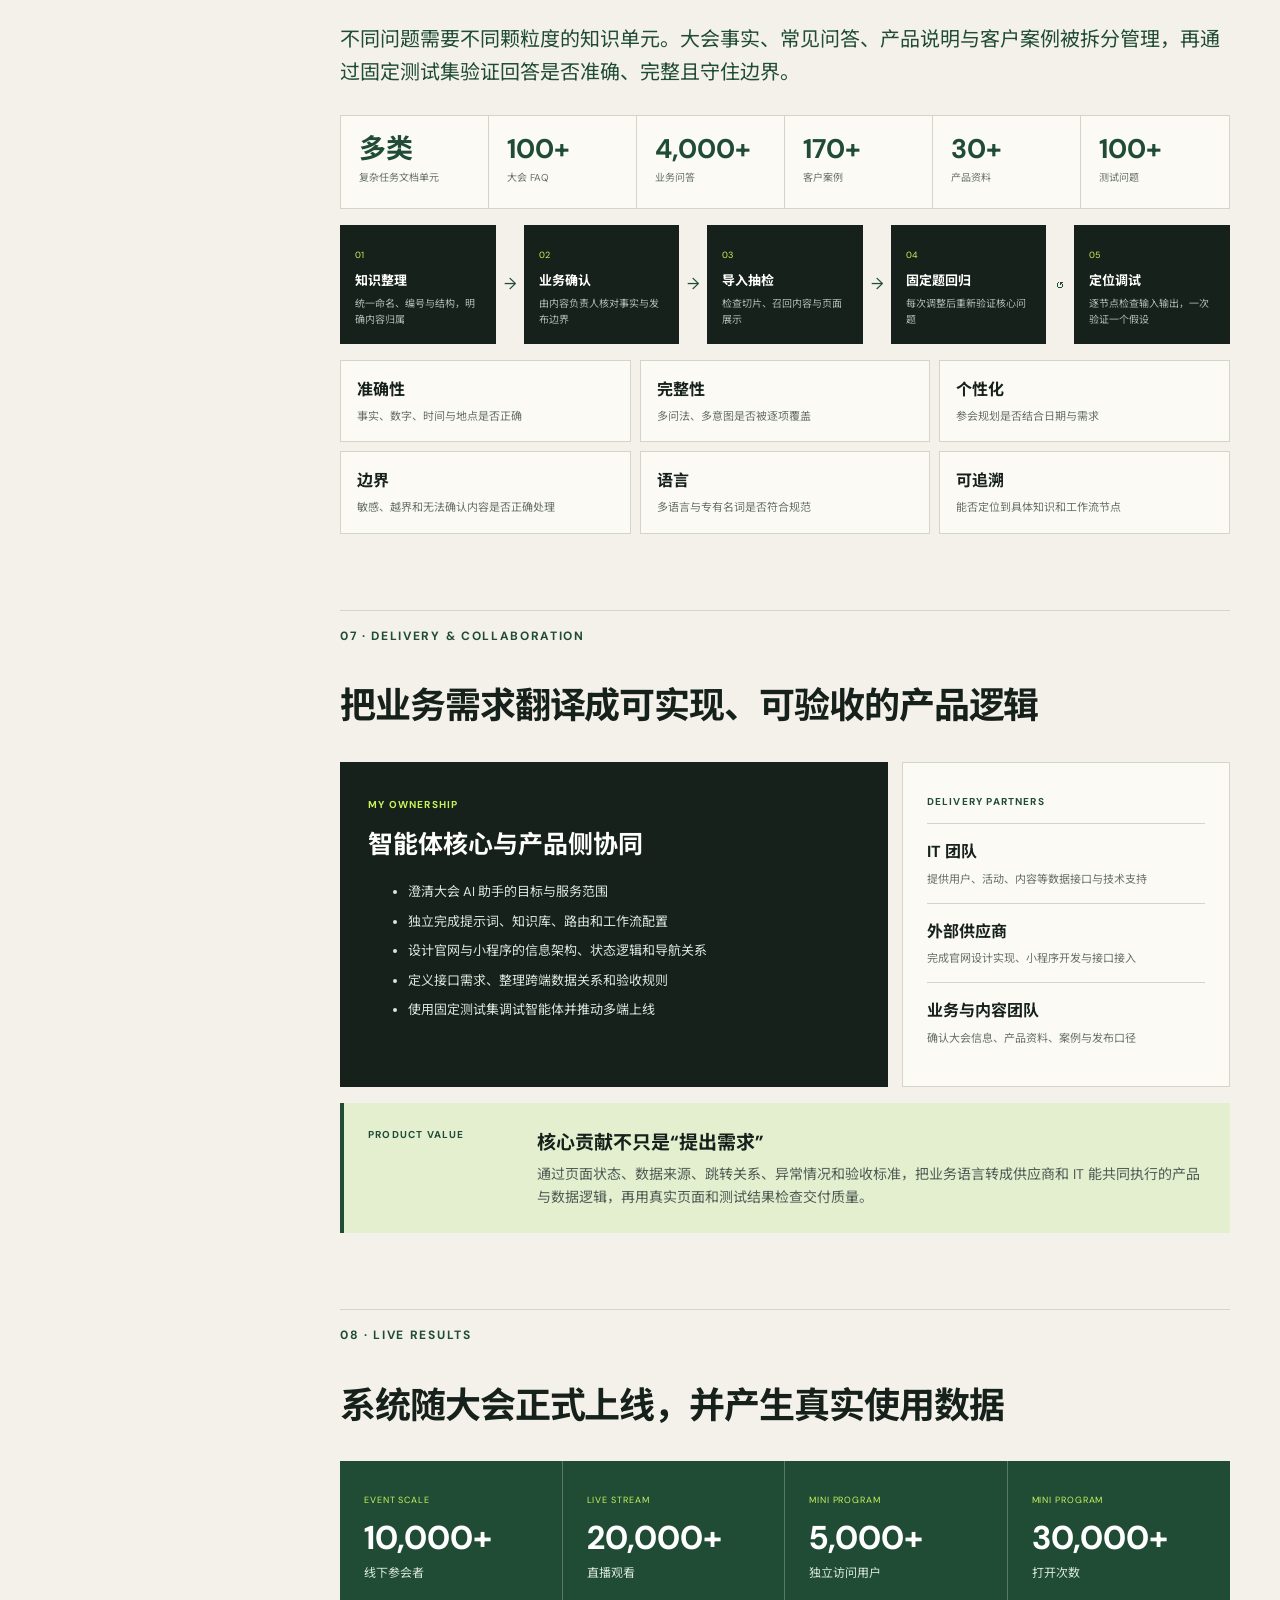
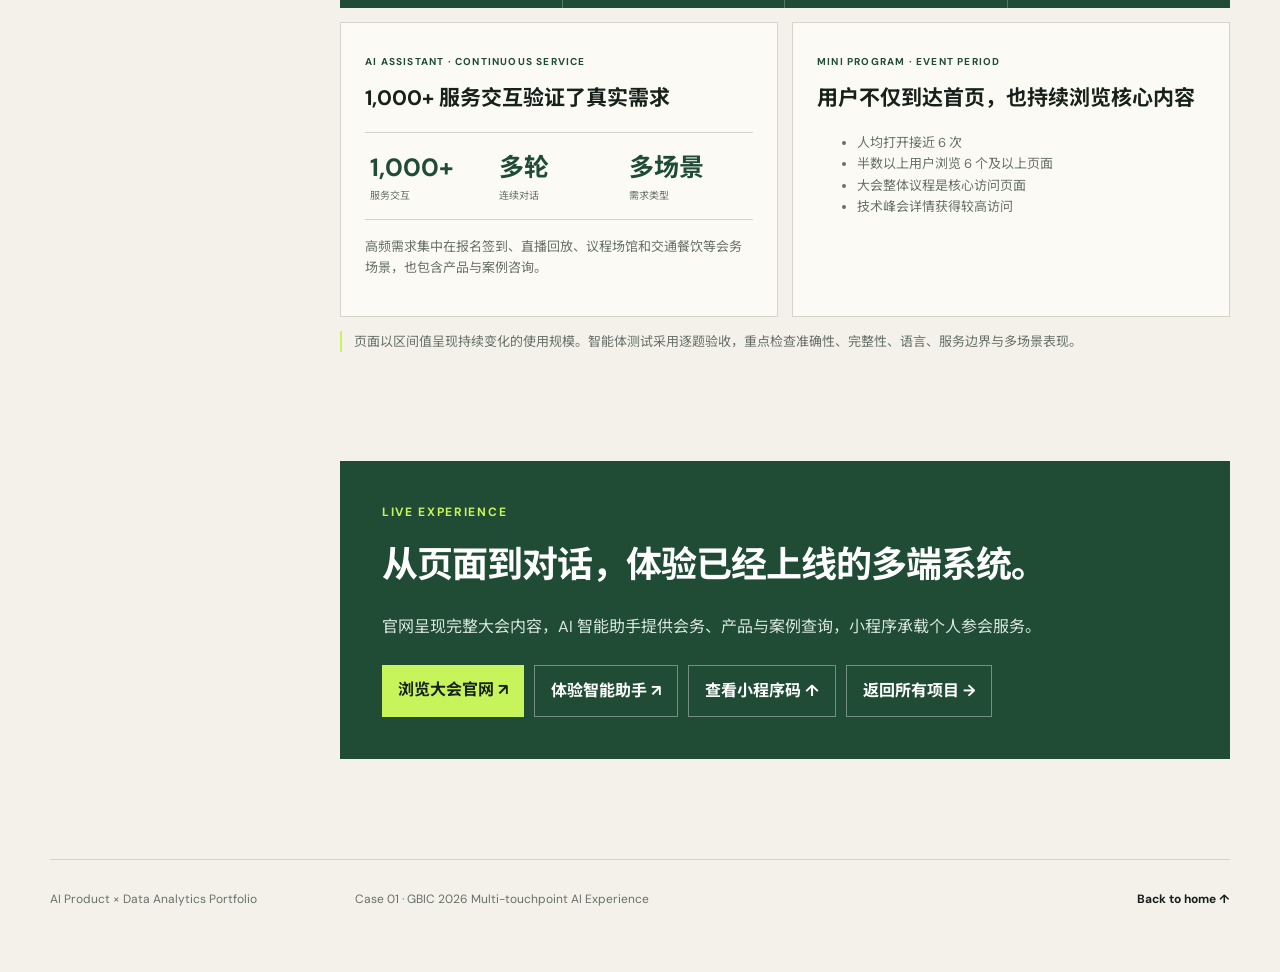
<file: projects/gbic-ai-experience.html>
<!doctype html>
<html lang="zh-CN">
<head>
  <meta charset="utf-8">
  <meta name="viewport" content="width=device-width, initial-scale=1">
  <meta name="description" content="2026 全球商业创新大会官网、小程序与 AI 智能助手：多端会务体验、知识库、意图路由、工作流与真实上线案例">
  <title>GBIC 2026 多端产品与 AI 智能助手 · Case Study</title>
  <link rel="stylesheet" href="/styles.css">
  <script src="/case-navigation.js" defer></script>
</head>
<body>
  <header class="site-header">
    <a class="brand" href="/">PORTFOLIO <span>/ CASE 01</span></a>
    <nav aria-label="案例导航">
      <a href="/">首页</a>
      <a href="#architecture">系统架构</a>
      <a class="nav-cta" href="https://www.coze.cn/store/agent/7650425797701910566">体验智能助手 ↗</a>
    </nav>
  </header>

  <main>
    <section class="case-hero gbic-hero shell">
      <a class="back-link" href="/">← 返回作品集</a>
      <div class="eyebrow" style="margin-top:45px"><span></span> CASE STUDY · ENTERPRISE AI EXPERIENCE</div>
      <h1>GBIC 2026 多端产品<br><em>与 AI 智能助手</em></h1>
      <div class="case-summary">
        <p>围绕 2026 全球商业创新大会，参与建设官网、小程序与 AI 智能助手组成的多端服务系统：让参会者能够获取议程与会务信息、查看个性化参会状态、浏览产品与案例，并通过自然语言完成信息查询与参会规划。</p>
        <div class="meta-list">
          <div><small>项目周期</small><strong>2026.04 — 08</strong></div>
          <div><small>业务场景</small><strong>大型商业大会</strong></div>
          <div><small>核心角色</small><strong>AI Agent + 产品协同</strong></div>
          <div><small>交付形态</small><strong>官网 · 小程序 · 智能体</strong></div>
        </div>
      </div>
      <div class="case-actions">
        <a class="button primary" href="https://www.yonyou.com/gbic/#/">浏览大会官网 <span>↗</span></a>
        <a class="button secondary" href="https://www.coze.cn/store/agent/7650425797701910566">体验 AI 智能助手 ↗</a>
        <a class="button quiet" href="#mini-program">扫码进入小程序 ↓</a>
      </div>
    </section>

    <div class="disclosure shell"><strong>个人职责</strong>独立负责 AI 智能助手的需求澄清、提示词、知识库、意图路由、工作流配置、测试调优与复盘；在官网和小程序中负责信息架构、页面与状态逻辑、导航关系、接口需求、业务与技术对齐、验收和上线推动。前端开发与接口实现由供应商和 IT 团队完成。</div>

    <div class="case-layout shell">
      <aside class="case-toc">
        <b>CASE CONTENT</b>
        <a href="#context">01 · 项目背景</a>
        <a href="#architecture">02 · 系统架构</a>
        <a href="#touchpoints">03 · 三端产品体验</a>
        <a href="#agent">04 · 智能体决策层</a>
        <a href="#workflows">05 · 两条工作流</a>
        <a href="#knowledge">06 · 知识与评测</a>
        <a href="#delivery">07 · 协作与交付</a>
        <a href="#results">08 · 上线结果</a>
      </aside>

      <article class="case-content">
        <section id="context">
          <p class="kicker">01 · CONTEXT</p>
          <h2>从“做一个大会 AI 助手”，定义完整服务系统</h2>
          <p class="lead">参会者面对的不只是一个问答场景，而是一整段从会前了解、报名与行程规划，到会中导航、议程与服务，再到会后直播回放和产品咨询的连续旅程。</p>
          <div class="goal-grid gbic-goals">
            <div class="info-card"><span>GOAL 01 · 会务服务</span><h3>信息随时可查</h3><p>集中提供大会背景、嘉宾、议程、场馆、交通、餐饮、直播与参会指南等高频信息。</p></div>
            <div class="info-card"><span>GOAL 02 · 个性化体验</span><h3>从公共内容进入本人行程</h3><p>识别用户报名与签到状态，展示个人参会信息，并支持进入报名补录和论坛详情。</p></div>
            <div class="info-card"><span>GOAL 03 · 业务咨询</span><h3>大会之后仍能继续了解</h3><p>把产品介绍、客户案例和企业信息纳入智能服务，连接活动体验与业务认知。</p></div>
            <div class="info-card"><span>GOAL 04 · 多端一致</span><h3>官网、小程序与智能体协同</h3><p>公共内容跨端复用，用户状态由小程序承载，AI 助手提供统一的自然语言入口。</p></div>
          </div>
        </section>

        <section id="architecture">
          <p class="kicker">02 · SYSTEM ARCHITECTURE</p>
          <h2>三端入口，共用内容与服务底座</h2>
          <p>系统由体验入口、业务服务、数据与内容、AI 决策四个层次组成。官网承担公开传播，小程序承载用户态服务，智能体把分散的信息和能力组织成可对话的服务。</p>
          <div class="gbic-architecture">
            <div class="gbic-layer channel-layer">
              <span>TOUCHPOINTS</span>
              <div><b>大会官网</b><p>品牌内容 · 议程 · 嘉宾 · 直播 · 资讯</p></div>
              <div><b>微信小程序</b><p>个人状态 · 报名 · 签到 · 行程 · 会务入口</p></div>
              <div><b>AI 智能助手</b><p>自然语言问答 · 参会规划 · 产品与案例咨询</p></div>
            </div>
            <i>↓</i>
            <div class="gbic-layer service-layer">
              <span>SERVICE LAYER</span>
              <div><b>会务服务</b><p>议程、场馆、交通、餐饮与现场服务</p></div>
              <div><b>活动服务</b><p>论坛、专家、新闻、视频与直播</p></div>
              <div><b>业务服务</b><p>产品、案例与企业信息</p></div>
            </div>
            <i>↓</i>
            <div class="gbic-layer data-layer">
              <span>DATA & CONTENT</span>
              <div><b>公开内容接口</b><p>论坛 · 专家 · 资讯 · 视频</p></div>
              <div><b>用户状态接口</b><p>授权 · 报名 · 审核 · 签到</p></div>
              <div><b>知识资产</b><p>参会指南 · FAQ · 产品 · 案例</p></div>
            </div>
            <i>↕</i>
            <div class="gbic-layer ai-layer">
              <span>AI ORCHESTRATION</span>
              <div><b>提示词控制</b><p>语言、风格、边界与处理顺序</p></div>
              <div><b>意图路由</b><p>大会、规划、业务、敏感与其他问题</p></div>
              <div><b>工作流执行</b><p>代码处理与大模型推理协同</p></div>
            </div>
          </div>
          <div class="prototype-note"><span>ARCHITECTURE PRINCIPLE</span><div><strong>公共内容复用，用户状态分层</strong><p>官网和小程序共用论坛、专家、新闻和视频等公开数据；报名、审核、签到等用户态信息只在授权后读取。直播和跨页面服务则通过嵌入或跳转连接，减少重复建设。</p></div></div>
        </section>

        <section id="touchpoints">
          <p class="kicker">03 · MULTI-TOUCHPOINT EXPERIENCE</p>
          <h2>官网负责传播，小程序负责参会，智能体负责理解</h2>
          <div class="touchpoint-grid">
            <figure class="screen-card website-card">
              <div class="screen-frame"><img src="/assets/gbic/website-overview.webp" alt="2026 全球商业创新大会官网页面"></div>
              <figcaption><span>WEB EXPERIENCE</span><strong><a class="title-link" href="https://www.yonyou.com/gbic/#/" target="_blank" rel="noopener noreferrer">大会官网 ↗</a></strong><p>以大会亮点、议程、嘉宾、资讯、视频和合作伙伴构成公开信息主阵地，并承载直播与回放入口。</p></figcaption>
            </figure>
            <div class="touchpoint-side">
              <figure class="screen-card">
                <div class="screen-frame"><img src="/assets/gbic/coze-agent.webp" alt="2026 全球商业创新大会智能助手"></div>
                <figcaption><span>CONVERSATIONAL ENTRY</span><strong><a class="title-link" href="https://www.coze.cn/store/agent/7650425797701910566" target="_blank" rel="noopener noreferrer">AI 智能助手 ↗</a></strong><p>将会务服务、产品信息与案例查询汇入一个自然语言入口，并根据问题类型切换处理路径。</p></figcaption>
              </figure>
              <figure class="screen-card qr-card" id="mini-program">
                <div class="screen-frame"><img src="/assets/gbic/mini-program-code.webp" alt="2026 全球商业创新大会微信小程序码"></div>
                <figcaption><span>MINI PROGRAM</span><strong>微信扫码体验</strong><p>小程序承载个人参会状态、报名入口、论坛与会务信息。请使用微信扫码打开。</p></figcaption>
              </figure>
            </div>
          </div>
          <div class="journey-strip">
            <div><span>BEFORE</span><b>会前了解与规划</b><p>大会信息、报名状态、议程选择与参会路线</p></div>
            <i>→</i>
            <div><span>DURING</span><b>会中导航与服务</b><p>时间地点、场馆交通、餐饮与现场问题</p></div>
            <i>→</i>
            <div><span>AFTER</span><b>内容回看与咨询</b><p>直播回放、新闻视频、产品与案例了解</p></div>
          </div>
        </section>

        <section id="agent">
          <p class="kicker">04 · AGENT DECISION LAYER</p>
          <h2>提示词定义行为，意图路由决定去哪里找答案</h2>
          <p class="lead">智能体先判断问题属于什么场景，再决定调用大会知识、业务工作流、联网搜索或服务兜底。这样可以避免所有问题都挤进同一套检索逻辑。</p>
          <div class="routing-map">
            <div class="route-entry"><small>USER INPUT</small><b>用户问题</b><p>自动识别中、英、日、韩、阿拉伯语</p></div>
            <i>→</i>
            <div class="route-core"><small>ROUTER</small><b>六类互斥意图</b><p>按优先级命中，避免重复执行</p></div>
            <div class="route-branches">
              <div><span>01</span><b>呼叫与固定回复</b><p>识别助手称呼等明确指令</p></div>
              <div><span>02</span><b>敏感与越界问题</b><p>进入安全边界与服务引导</p></div>
              <div><span>03</span><b>需要人工判断</b><p>复杂或不可直接处理的请求</p></div>
              <div><span>04</span><b>参会规划</b><p>综合日期、议程与用户偏好</p></div>
              <div><span>05</span><b>大会服务问答</b><p>日程、场馆、交通、签到等</p></div>
              <div><span>06</span><b>用友业务问题</b><p>产品、案例和企业信息</p></div>
            </div>
          </div>
          <div class="answer-rules">
            <div><span>LANGUAGE</span><b>同语言回答</b><p>保留官方产品名称与固定翻译</p></div>
            <div><span>FORMAT</span><b>信息结构化</b><p>时间、地点、活动与注意事项突出呈现</p></div>
            <div><span>BOUNDARY</span><b>关键事实不猜测</b><p>会务信息回到参会指南，无法处理时给出官方渠道</p></div>
            <div><span>CHANNEL</span><b>答案连接行动</b><p>必要时引导官网、小程序或客户经理</p></div>
          </div>
        </section>

        <section id="workflows">
          <p class="kicker">05 · WORKFLOW ORCHESTRATION</p>
          <h2>业务知识与联网补充，走两条不同路径</h2>
          <p>产品与案例问题需要对多类知识结果进行识别、清洗和重排；当内部内容不足且问题需要近期公开信息时，再进入联网搜索工作流。工作流在需要语义判断与生成时调用大模型，能够确定规则的环节则优先使用代码节点。</p>
          <div class="workflow-summary">
            <div class="track-panel"><span>BUSINESS ANSWER FLOW</span><h3>产品与案例检索</h3><ul><li>识别语言、意图、产品别名与常见误写</li><li>改写问题并分别检索产品、案例与其他业务知识</li><li>召回后由代码节点清洗、去重并转换为大模型易读的 Markdown</li><li>用大模型完成内容充分性判断、重排与回答生成</li></ul></div>
            <div class="track-panel accent-panel"><span>SEARCHING AGENT</span><h3>公开信息搜索</h3><ul><li>为原问题生成更适合搜索的查询</li><li>调用公开网页搜索并收集候选材料</li><li>清理重复字段、无效片段和格式噪声</li><li>生成初步总结并交回主智能体</li></ul></div>
          </div>
          <div class="screen-gallery workflow-gallery">
            <figure class="screen-card screen-card-wide">
              <div class="screen-frame workflow-frame"><img src="/assets/gbic/agent-business-workflow.webp" alt="大会智能体产品与案例业务工作流"></div>
              <figcaption><span>WORKFLOW 01</span><strong>业务问答工作流</strong><p>不是所有节点都交给大模型：别名归一、字段抽取、结果去重和格式转换等确定性任务由代码处理；语义改写、召回判断、重排和回答生成再调用大模型，提高整体效率与准确性。</p></figcaption>
            </figure>
            <figure class="screen-card screen-card-wide">
              <div class="screen-frame workflow-frame"><img src="/assets/gbic/agent-search-workflow.webp" alt="大会智能体联网搜索工作流"></div>
              <figcaption><span>WORKFLOW 02</span><strong>联网搜索工作流</strong><p>将搜索查询生成、网页检索、结果清洗和初步总结拆成独立节点，为近期公开信息提供受控补充。</p></figcaption>
            </figure>
          </div>
        </section>

        <section id="knowledge">
          <p class="kicker">06 · KNOWLEDGE & EVALUATION</p>
          <h2>知识不是一个文件夹，而是一套可维护的服务资产</h2>
          <p class="lead">不同问题需要不同颗粒度的知识单元。大会事实、常见问答、产品说明与客户案例被拆分管理，再通过固定测试集验证回答是否准确、完整且守住边界。</p>
          <div class="knowledge-metrics">
            <div><strong>多类</strong><span>复杂任务文档单元</span></div>
            <div><strong>100+</strong><span>大会 FAQ</span></div>
            <div><strong>4,000+</strong><span>业务问答</span></div>
            <div><strong>170+</strong><span>客户案例</span></div>
            <div><strong>30+</strong><span>产品资料</span></div>
            <div><strong>100+</strong><span>测试问题</span></div>
          </div>
          <div class="evaluation-loop">
            <div><span>01</span><b>知识整理</b><p>统一命名、编号与结构，明确内容归属</p></div><i>→</i>
            <div><span>02</span><b>业务确认</b><p>由内容负责人核对事实与发布边界</p></div><i>→</i>
            <div><span>03</span><b>导入抽检</b><p>检查切片、召回内容与页面展示</p></div><i>→</i>
            <div><span>04</span><b>固定题回归</b><p>每次调整后重新验证核心问题</p></div><i>↺</i>
            <div><span>05</span><b>定位调试</b><p>逐节点检查输入输出，一次验证一个假设</p></div>
          </div>
          <div class="quality-grid">
            <div><b>准确性</b><p>事实、数字、时间与地点是否正确</p></div>
            <div><b>完整性</b><p>多问法、多意图是否被逐项覆盖</p></div>
            <div><b>个性化</b><p>参会规划是否结合日期与需求</p></div>
            <div><b>边界</b><p>敏感、越界和无法确认内容是否正确处理</p></div>
            <div><b>语言</b><p>多语言与专有名词是否符合规范</p></div>
            <div><b>可追溯</b><p>能否定位到具体知识和工作流节点</p></div>
          </div>
        </section>

        <section id="delivery">
          <p class="kicker">07 · DELIVERY & COLLABORATION</p>
          <h2>把业务需求翻译成可实现、可验收的产品逻辑</h2>
          <div class="delivery-model">
            <div class="delivery-owner"><span>MY OWNERSHIP</span><h3>智能体核心与产品侧协同</h3><ul><li>澄清大会 AI 助手的目标与服务范围</li><li>独立完成提示词、知识库、路由和工作流配置</li><li>设计官网与小程序的信息架构、状态逻辑和导航关系</li><li>定义接口需求、整理跨端数据关系和验收规则</li><li>使用固定测试集调试智能体并推动多端上线</li></ul></div>
            <div class="delivery-partners"><span>DELIVERY PARTNERS</span><div><b>IT 团队</b><p>提供用户、活动、内容等数据接口与技术支持</p></div><div><b>外部供应商</b><p>完成官网设计实现、小程序开发与接口接入</p></div><div><b>业务与内容团队</b><p>确认大会信息、产品资料、案例与发布口径</p></div></div>
          </div>
          <div class="prototype-note"><span>PRODUCT VALUE</span><div><strong>核心贡献不只是“提出需求”</strong><p>通过页面状态、数据来源、跳转关系、异常情况和验收标准，把业务语言转成供应商和 IT 能共同执行的产品与数据逻辑，再用真实页面和测试结果检查交付质量。</p></div></div>
        </section>

        <section id="results">
          <p class="kicker">08 · LIVE RESULTS</p>
          <h2>系统随大会正式上线，并产生真实使用数据</h2>
          <div class="result-hero">
            <div><small>EVENT SCALE</small><strong>10,000+</strong><p>线下参会者</p></div>
            <div><small>LIVE STREAM</small><strong>20,000+</strong><p>直播观看</p></div>
            <div><small>MINI PROGRAM</small><strong>5,000+</strong><p>独立访问用户</p></div>
            <div><small>MINI PROGRAM</small><strong>30,000+</strong><p>打开次数</p></div>
          </div>
          <div class="result-split">
            <div class="result-panel"><span>AI ASSISTANT · CONTINUOUS SERVICE</span><h3>1,000+ 服务交互验证了真实需求</h3><div class="result-numbers"><div><b>1,000+</b><p>服务交互</p></div><div><b>多轮</b><p>连续对话</p></div><div><b>多场景</b><p>需求类型</p></div></div><p>高频需求集中在报名签到、直播回放、议程场馆和交通餐饮等会务场景，也包含产品与案例咨询。</p></div>
            <div class="result-panel"><span>MINI PROGRAM · EVENT PERIOD</span><h3>用户不仅到达首页，也持续浏览核心内容</h3><ul><li>人均打开接近 6 次</li><li>半数以上用户浏览 6 个及以上页面</li><li>大会整体议程是核心访问页面</li><li>技术峰会详情获得较高访问</li></ul></div>
          </div>
          <p class="micro-note">页面以区间值呈现持续变化的使用规模。智能体测试采用逐题验收，重点检查准确性、完整性、语言、服务边界与多场景表现。</p>
        </section>

        <div class="case-cta gbic-cta">
          <p class="kicker" style="color:#c8f45b">LIVE EXPERIENCE</p>
          <h2>从页面到对话，体验已经上线的多端系统。</h2>
          <p>官网呈现完整大会内容，AI 智能助手提供会务、产品与案例查询，小程序承载个人参会服务。</p>
          <div class="case-cta-actions">
            <a href="https://www.yonyou.com/gbic/#/">浏览大会官网 ↗</a>
            <a class="secondary" href="https://www.coze.cn/store/agent/7650425797701910566">体验智能助手 ↗</a>
            <a class="secondary" href="#mini-program">查看小程序码 ↑</a>
            <a class="secondary" href="/">返回所有项目 →</a>
          </div>
        </div>
      </article>
    </div>
  </main>

  <footer class="site-footer shell"><p>AI Product × Data Analytics Portfolio</p><p>Case 01 · GBIC 2026 Multi-touchpoint AI Experience</p><a href="/">Back to home ↑</a></footer>
</body>
</html>
</file>
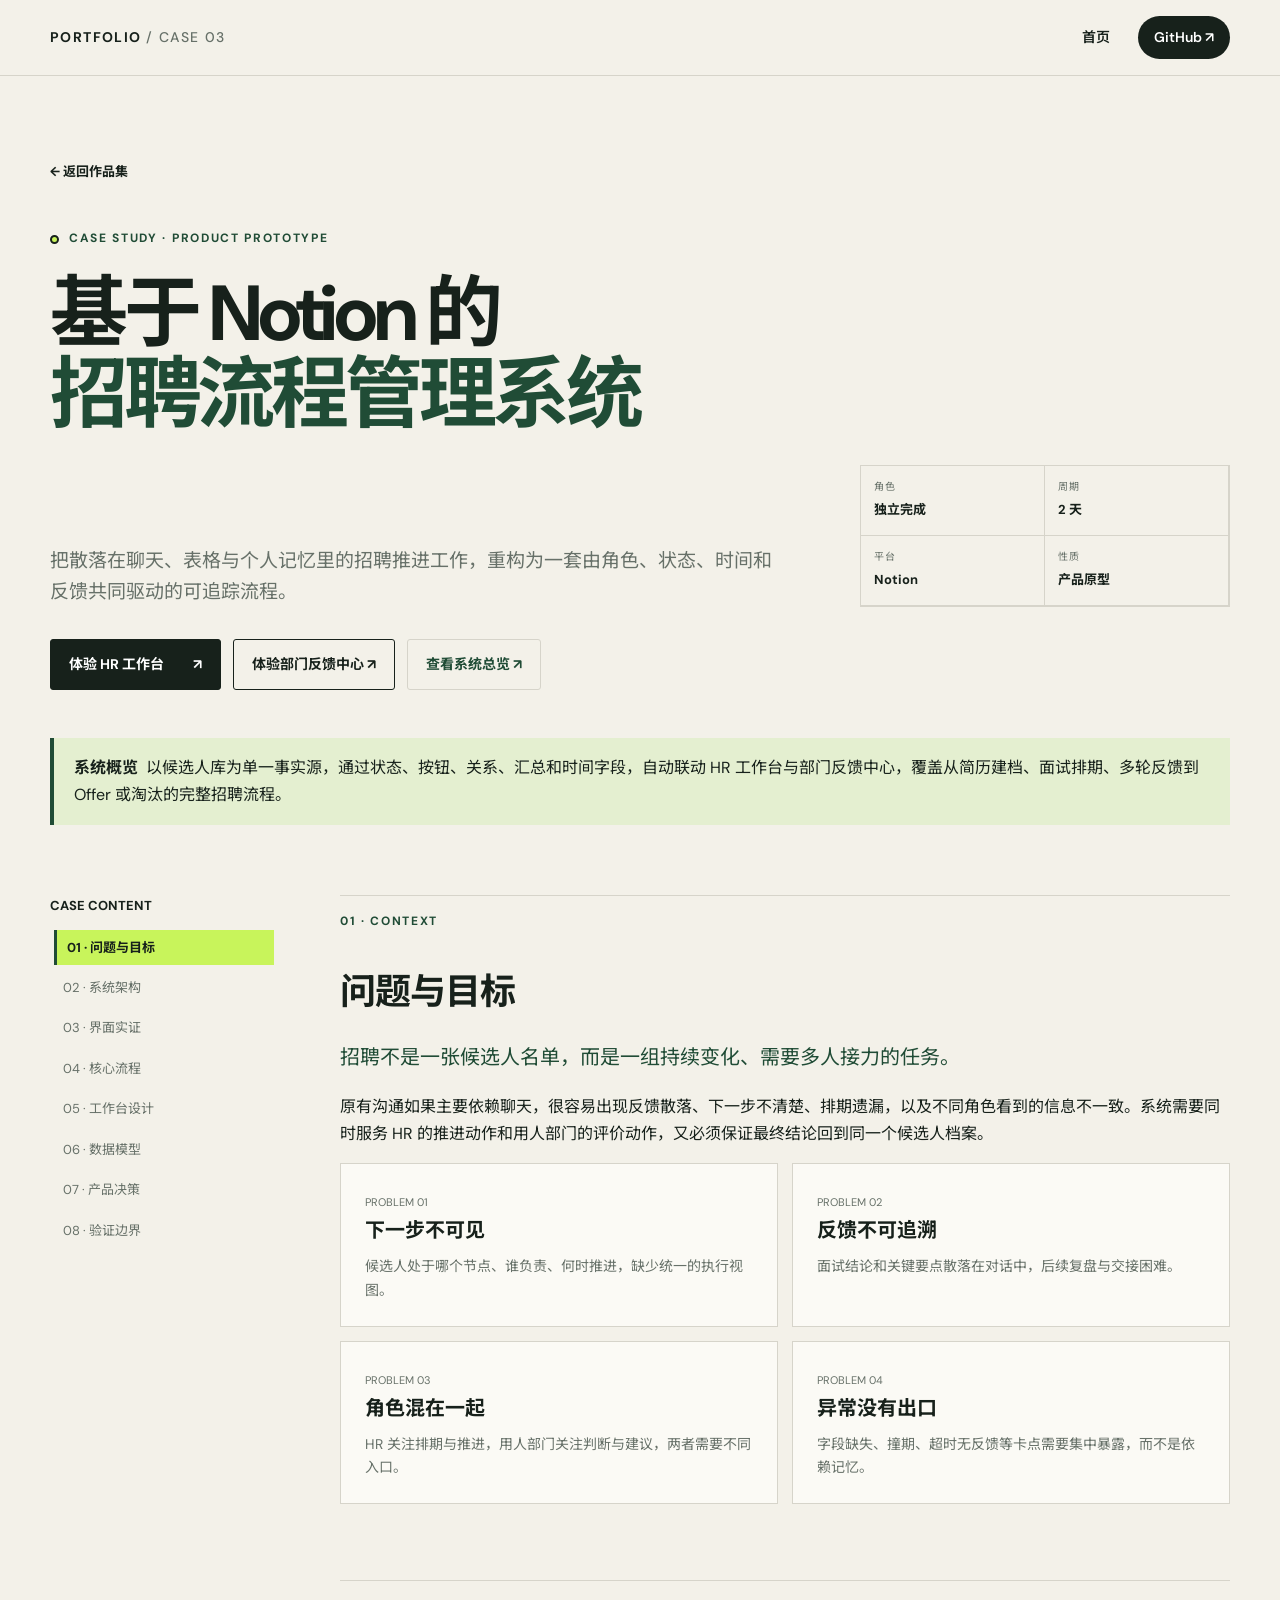
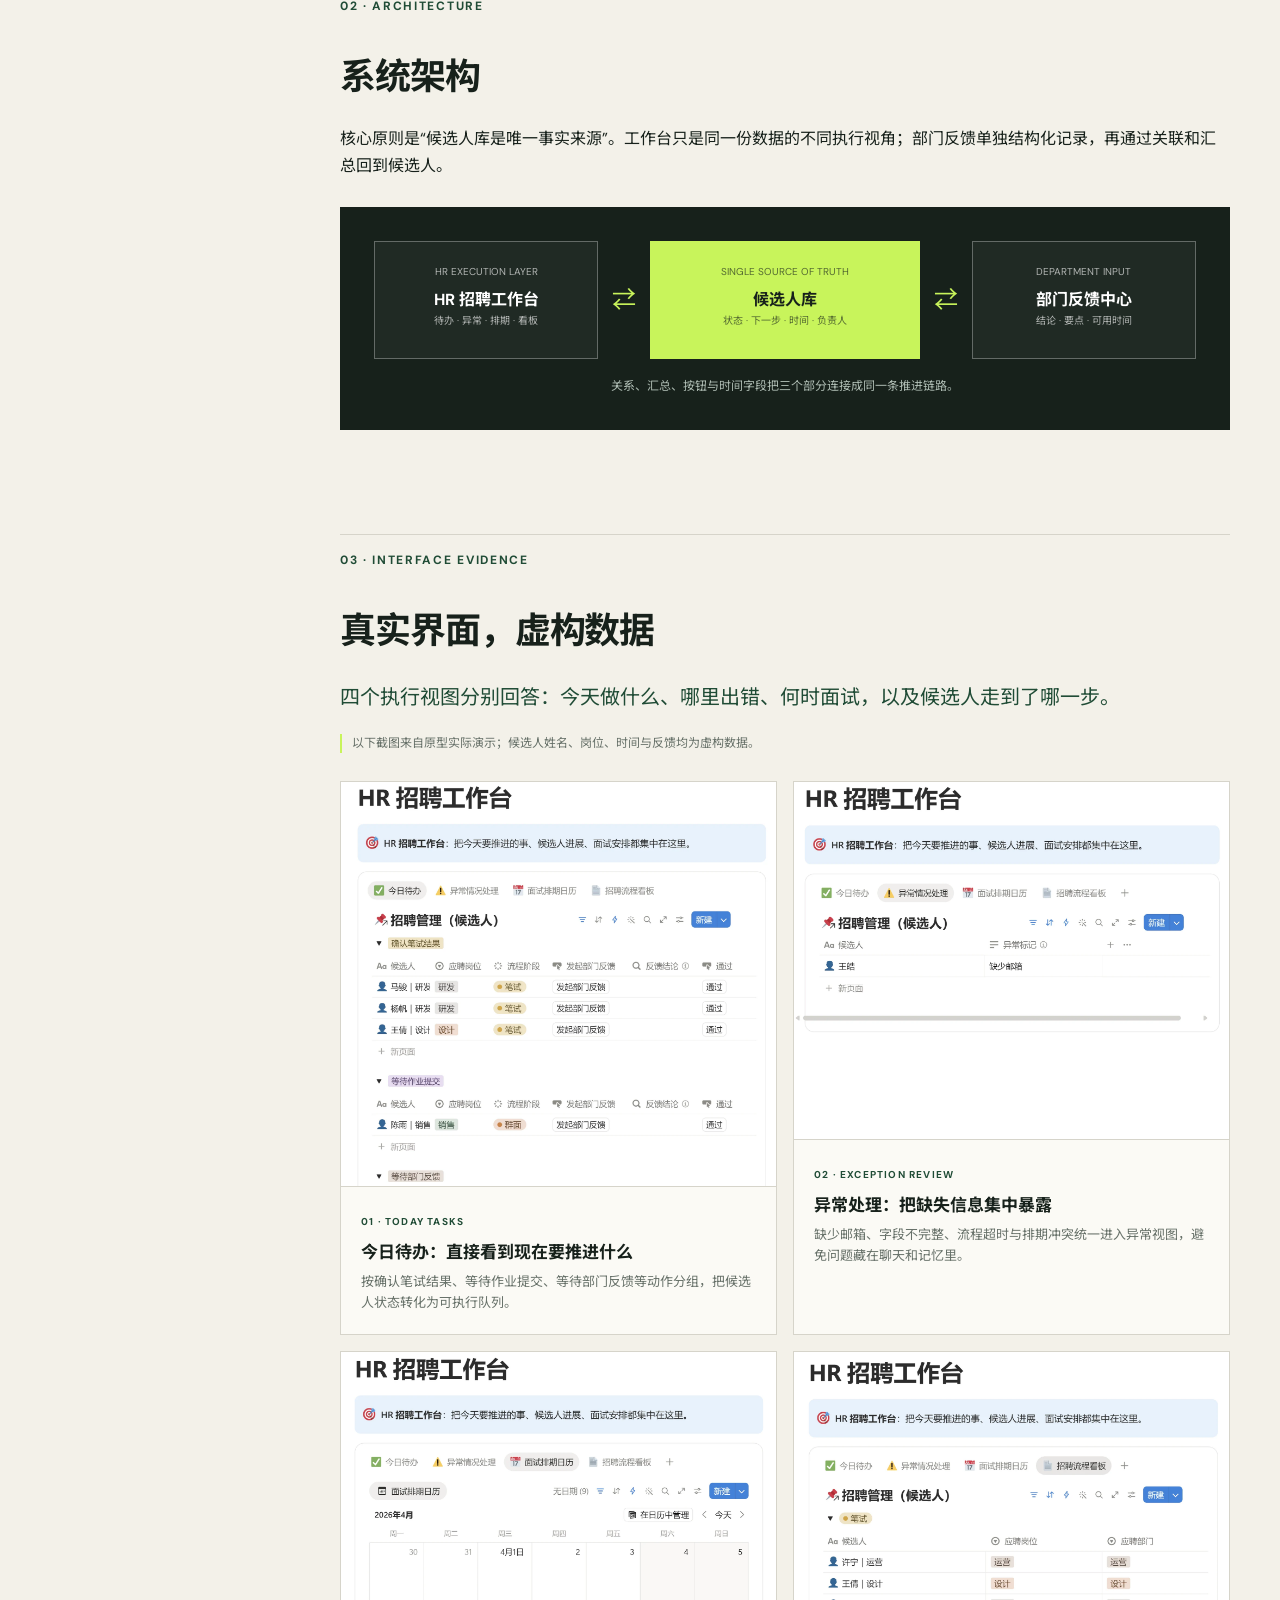
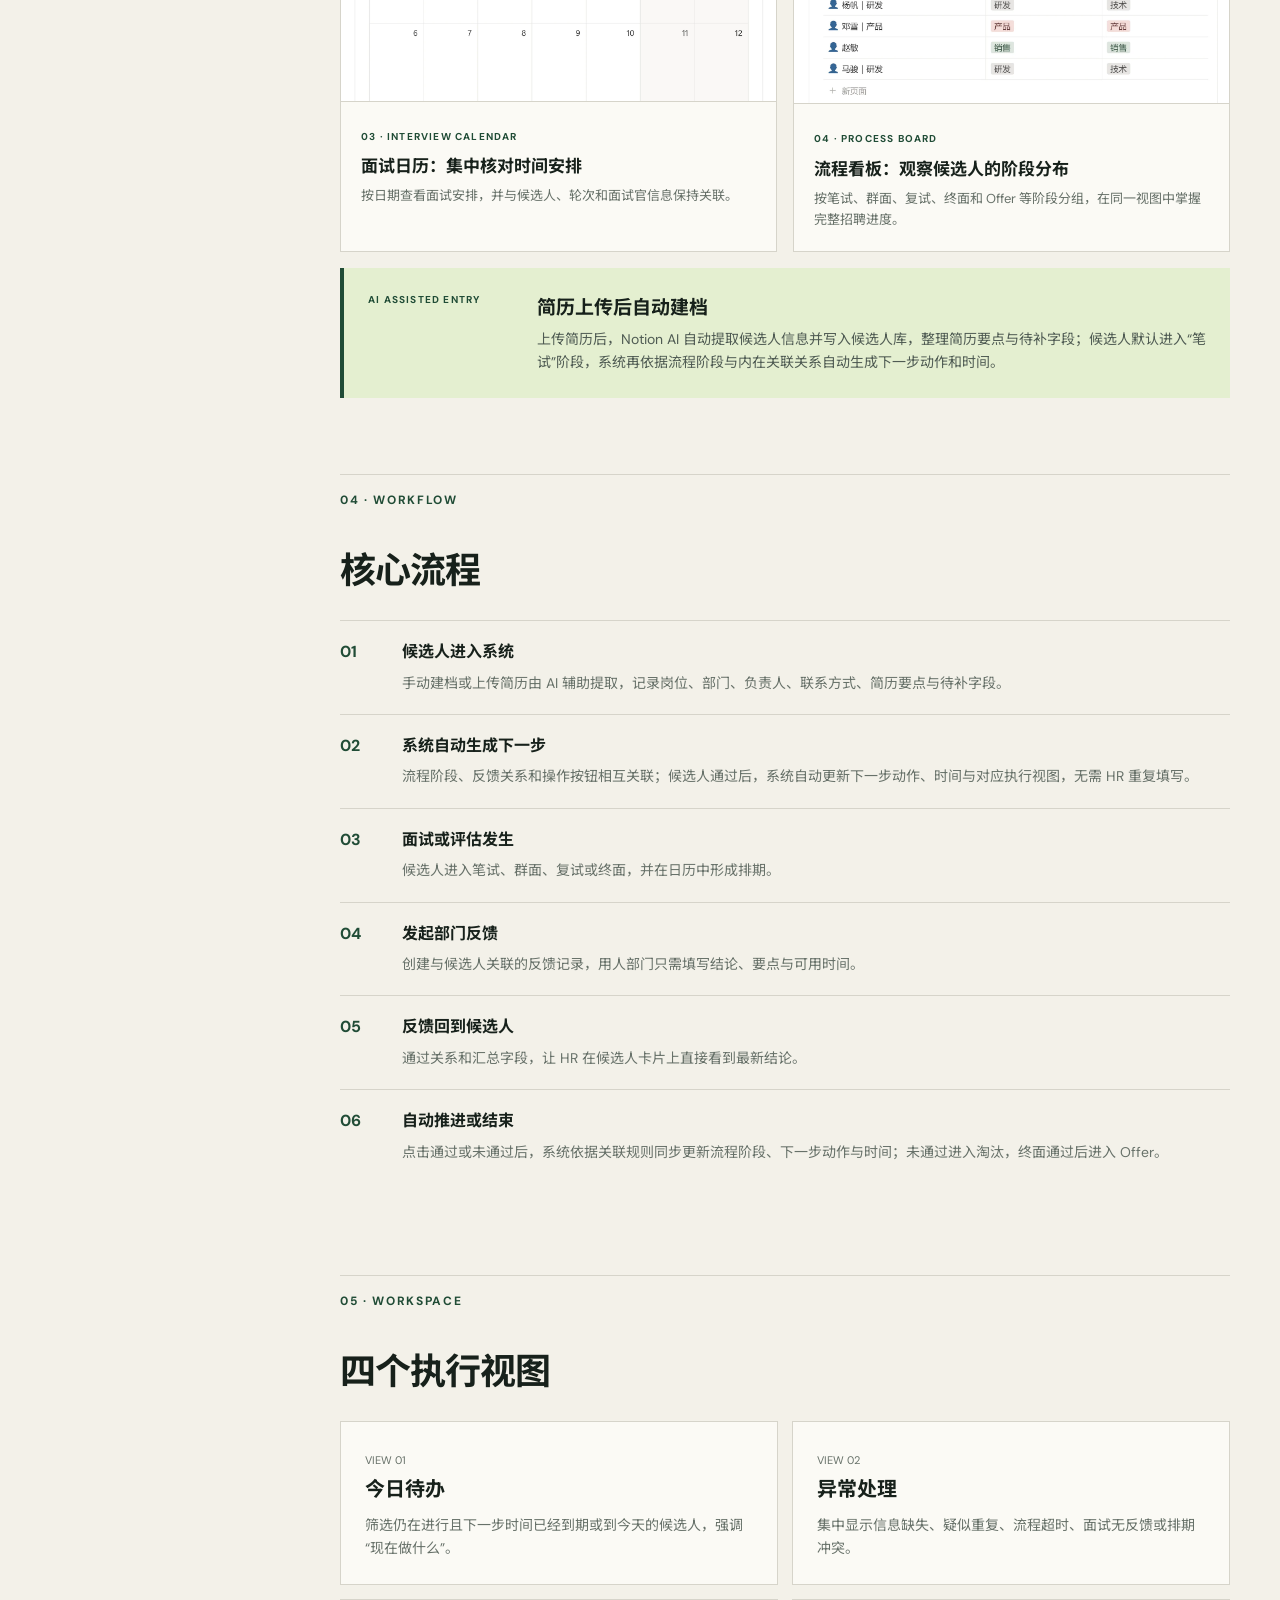
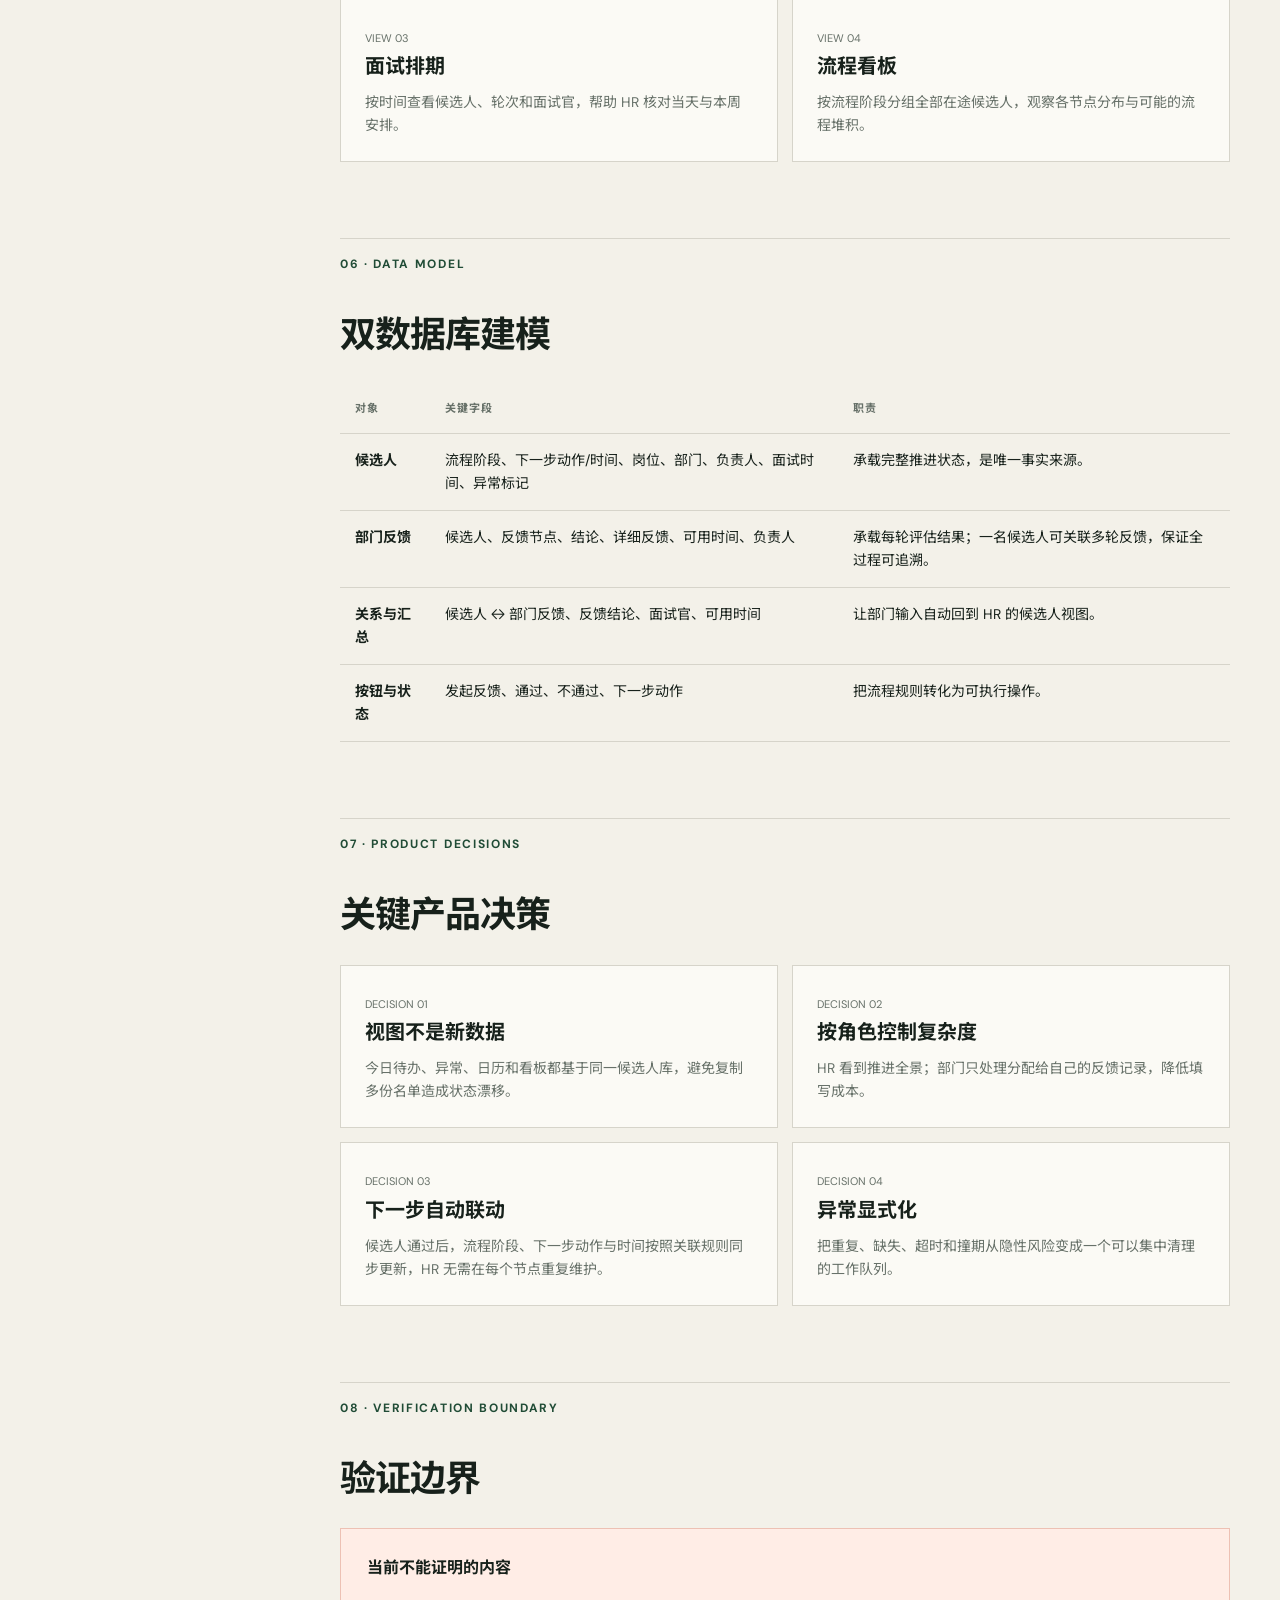
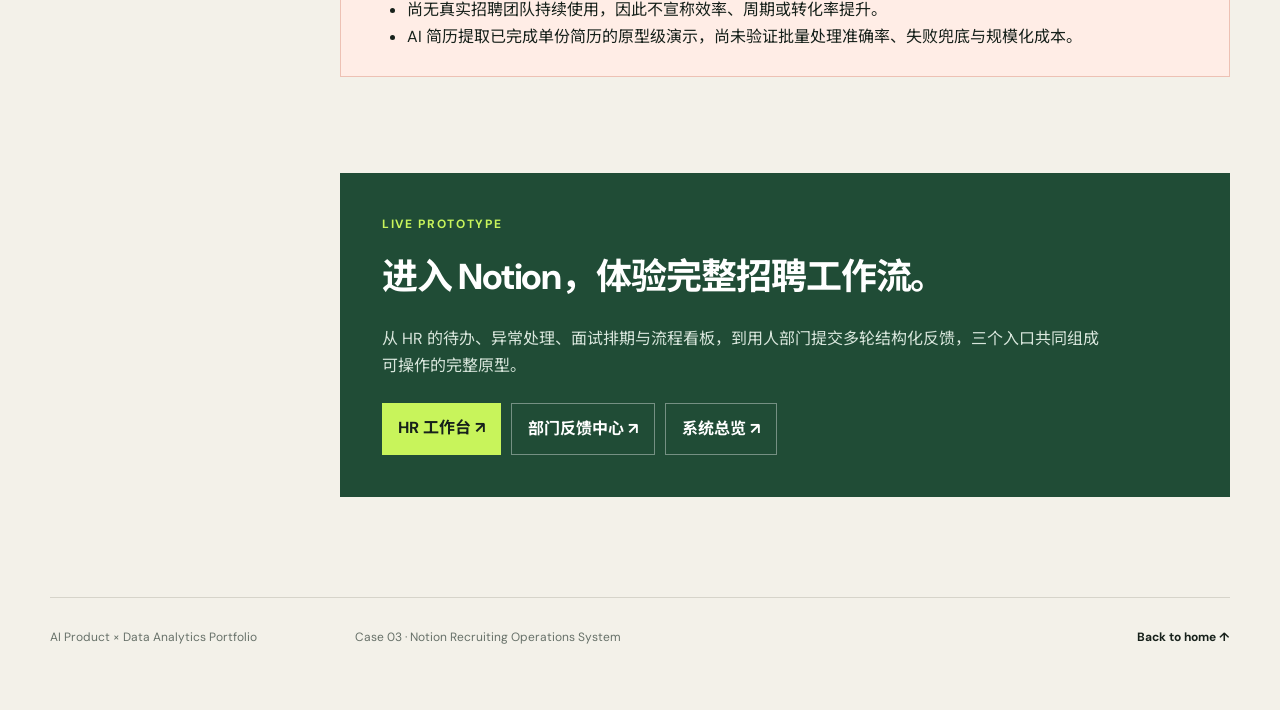
<file: projects/notion-recruiting-system.html>
<!doctype html>
<html lang="zh-CN">
<head>
  <meta charset="utf-8">
  <meta name="viewport" content="width=device-width, initial-scale=1">
  <meta name="description" content="基于 Notion 的招聘流程管理系统案例">
  <title>Notion 招聘流程管理系统 · Case Study</title>
  <link rel="stylesheet" href="/styles.css">
  <script src="/case-navigation.js" defer></script>
</head>
<body>
  <header class="site-header">
    <a class="brand" href="/">PORTFOLIO <span>/ CASE 03</span></a>
    <nav><a href="/">首页</a><a class="nav-cta" href="https://github.com/miaohanxi8-lgtm">GitHub ↗</a></nav>
  </header>

  <main>
    <section class="case-hero shell">
      <a class="back-link" href="/">← 返回作品集</a>
      <div class="eyebrow" style="margin-top:45px"><span></span> CASE STUDY · PRODUCT PROTOTYPE</div>
      <h1>基于 Notion 的<br><em>招聘流程管理系统</em></h1>
      <div class="case-summary">
        <p>把散落在聊天、表格与个人记忆里的招聘推进工作，重构为一套由角色、状态、时间和反馈共同驱动的可追踪流程。</p>
        <div class="meta-list">
          <div><small>角色</small><strong>独立完成</strong></div>
          <div><small>周期</small><strong>2 天</strong></div>
          <div><small>平台</small><strong>Notion</strong></div>
          <div><small>性质</small><strong>产品原型</strong></div>
        </div>
      </div>
      <div class="case-actions" aria-label="Notion 原型体验入口">
        <a class="button primary" href="https://app.notion.com/p/HR-de8e094cc1168398a456010d330ecf99?source=copy_link" target="_blank" rel="noopener noreferrer">体验 HR 工作台 <span>↗</span></a>
        <a class="button secondary" href="https://app.notion.com/p/8e4e094cc1168283985301fdfed18f11?source=copy_link" target="_blank" rel="noopener noreferrer">体验部门反馈中心 ↗</a>
        <a class="button quiet" href="https://app.notion.com/p/HR-12ce094cc11683ba861f0150a9f383b5?source=copy_link" target="_blank" rel="noopener noreferrer">查看系统总览 ↗</a>
      </div>
    </section>

    <div class="disclosure shell"><strong>系统概览</strong>以候选人库为单一事实源，通过状态、按钮、关系、汇总和时间字段，自动联动 HR 工作台与部门反馈中心，覆盖从简历建档、面试排期、多轮反馈到 Offer 或淘汰的完整招聘流程。</div>

    <div class="case-layout shell">
      <aside class="case-toc">
        <b>CASE CONTENT</b>
        <a href="#context">01 · 问题与目标</a>
        <a href="#architecture">02 · 系统架构</a>
        <a href="#screens">03 · 界面实证</a>
        <a href="#workflow">04 · 核心流程</a>
        <a href="#views">05 · 工作台设计</a>
        <a href="#model">06 · 数据模型</a>
        <a href="#decisions">07 · 产品决策</a>
        <a href="#limits">08 · 验证边界</a>
      </aside>

      <article class="case-content">
        <section id="context">
          <p class="kicker">01 · CONTEXT</p>
          <h2>问题与目标</h2>
          <p class="lead">招聘不是一张候选人名单，而是一组持续变化、需要多人接力的任务。</p>
          <p>原有沟通如果主要依赖聊天，很容易出现反馈散落、下一步不清楚、排期遗漏，以及不同角色看到的信息不一致。系统需要同时服务 HR 的推进动作和用人部门的评价动作，又必须保证最终结论回到同一个候选人档案。</p>
          <div class="problem-grid">
            <div class="info-card"><span>PROBLEM 01</span><h3>下一步不可见</h3><p>候选人处于哪个节点、谁负责、何时推进，缺少统一的执行视图。</p></div>
            <div class="info-card"><span>PROBLEM 02</span><h3>反馈不可追溯</h3><p>面试结论和关键要点散落在对话中，后续复盘与交接困难。</p></div>
            <div class="info-card"><span>PROBLEM 03</span><h3>角色混在一起</h3><p>HR 关注排期与推进，用人部门关注判断与建议，两者需要不同入口。</p></div>
            <div class="info-card"><span>PROBLEM 04</span><h3>异常没有出口</h3><p>字段缺失、撞期、超时无反馈等卡点需要集中暴露，而不是依赖记忆。</p></div>
          </div>
        </section>

        <section id="architecture">
          <p class="kicker">02 · ARCHITECTURE</p>
          <h2>系统架构</h2>
          <p>核心原则是“候选人库是唯一事实来源”。工作台只是同一份数据的不同执行视角；部门反馈单独结构化记录，再通过关联和汇总回到候选人。</p>
          <div class="architecture">
            <div class="arch-grid">
              <div class="arch-node"><small>HR EXECUTION LAYER</small><strong>HR 招聘工作台</strong><br><small>待办 · 异常 · 排期 · 看板</small></div>
              <div class="arch-arrow">⇄</div>
              <div class="arch-node core"><small>SINGLE SOURCE OF TRUTH</small><strong>候选人库</strong><br><small>状态 · 下一步 · 时间 · 负责人</small></div>
              <div class="arch-arrow">⇄</div>
              <div class="arch-node"><small>DEPARTMENT INPUT</small><strong>部门反馈中心</strong><br><small>结论 · 要点 · 可用时间</small></div>
            </div>
            <p class="arch-caption">关系、汇总、按钮与时间字段把三个部分连接成同一条推进链路。</p>
          </div>
        </section>


        <section id="screens">
          <p class="kicker">03 · INTERFACE EVIDENCE</p>
          <h2>真实界面，虚构数据</h2>
          <p class="lead">四个执行视图分别回答：今天做什么、哪里出错、何时面试，以及候选人走到了哪一步。</p>
          <p class="demo-data-note">以下截图来自原型实际演示；候选人姓名、岗位、时间与反馈均为虚构数据。</p>
          <div class="screen-gallery">
            <figure class="screen-card">
              <div class="screen-frame"><img src="/assets/hr-system/today-tasks.webp" alt="HR 招聘工作台的今日待办视图" loading="lazy"></div>
              <figcaption><span>01 · TODAY TASKS</span><strong>今日待办：直接看到现在要推进什么</strong><p>按确认笔试结果、等待作业提交、等待部门反馈等动作分组，把候选人状态转化为可执行队列。</p></figcaption>
            </figure>
            <figure class="screen-card">
              <div class="screen-frame"><img src="/assets/hr-system/exception-review.webp" alt="HR 招聘工作台的异常情况处理视图" loading="lazy"></div>
              <figcaption><span>02 · EXCEPTION REVIEW</span><strong>异常处理：把缺失信息集中暴露</strong><p>缺少邮箱、字段不完整、流程超时与排期冲突统一进入异常视图，避免问题藏在聊天和记忆里。</p></figcaption>
            </figure>
            <figure class="screen-card">
              <div class="screen-frame"><img src="/assets/hr-system/interview-calendar.webp" alt="HR 招聘工作台的面试排期日历" loading="lazy"></div>
              <figcaption><span>03 · INTERVIEW CALENDAR</span><strong>面试日历：集中核对时间安排</strong><p>按日期查看面试安排，并与候选人、轮次和面试官信息保持关联。</p></figcaption>
            </figure>
            <figure class="screen-card">
              <div class="screen-frame"><img src="/assets/hr-system/process-board-clean.webp" alt="HR 招聘工作台的招聘流程看板" loading="lazy"></div>
              <figcaption><span>04 · PROCESS BOARD</span><strong>流程看板：观察候选人的阶段分布</strong><p>按笔试、群面、复试、终面和 Offer 等阶段分组，在同一视图中掌握完整招聘进度。</p></figcaption>
            </figure>
          </div>
          <div class="prototype-note"><span>AI ASSISTED ENTRY</span><div><strong>简历上传后自动建档</strong><p>上传简历后，Notion AI 自动提取候选人信息并写入候选人库，整理简历要点与待补字段；候选人默认进入“笔试”阶段，系统再依据流程阶段与内在关联关系自动生成下一步动作和时间。</p></div></div>
        </section>

        <section id="workflow">
          <p class="kicker">04 · WORKFLOW</p>
          <h2>核心流程</h2>
          <ol class="flow-list">
            <li><div><b>候选人进入系统</b><span>手动建档或上传简历由 AI 辅助提取，记录岗位、部门、负责人、联系方式、简历要点与待补字段。</span></div></li>
            <li><div><b>系统自动生成下一步</b><span>流程阶段、反馈关系和操作按钮相互关联；候选人通过后，系统自动更新下一步动作、时间与对应执行视图，无需 HR 重复填写。</span></div></li>
            <li><div><b>面试或评估发生</b><span>候选人进入笔试、群面、复试或终面，并在日历中形成排期。</span></div></li>
            <li><div><b>发起部门反馈</b><span>创建与候选人关联的反馈记录，用人部门只需填写结论、要点与可用时间。</span></div></li>
            <li><div><b>反馈回到候选人</b><span>通过关系和汇总字段，让 HR 在候选人卡片上直接看到最新结论。</span></div></li>
            <li><div><b>自动推进或结束</b><span>点击通过或未通过后，系统依据关联规则同步更新流程阶段、下一步动作与时间；未通过进入淘汰，终面通过后进入 Offer。</span></div></li>
          </ol>
        </section>

        <section id="views">
          <p class="kicker">05 · WORKSPACE</p>
          <h2>四个执行视图</h2>
          <div class="view-grid">
            <div class="info-card"><span>VIEW 01</span><h3>今日待办</h3><p>筛选仍在进行且下一步时间已经到期或到今天的候选人，强调“现在做什么”。</p></div>
            <div class="info-card"><span>VIEW 02</span><h3>异常处理</h3><p>集中显示信息缺失、疑似重复、流程超时、面试无反馈或排期冲突。</p></div>
            <div class="info-card"><span>VIEW 03</span><h3>面试排期</h3><p>按时间查看候选人、轮次和面试官，帮助 HR 核对当天与本周安排。</p></div>
            <div class="info-card"><span>VIEW 04</span><h3>流程看板</h3><p>按流程阶段分组全部在途候选人，观察各节点分布与可能的流程堆积。</p></div>
          </div>
        </section>

        <section id="model">
          <p class="kicker">06 · DATA MODEL</p>
          <h2>双数据库建模</h2>
          <table class="data-table">
            <thead><tr><th>对象</th><th>关键字段</th><th>职责</th></tr></thead>
            <tbody>
              <tr><td>候选人</td><td>流程阶段、下一步动作/时间、岗位、部门、负责人、面试时间、异常标记</td><td>承载完整推进状态，是唯一事实来源。</td></tr>
              <tr><td>部门反馈</td><td>候选人、反馈节点、结论、详细反馈、可用时间、负责人</td><td>承载每轮评估结果；一名候选人可关联多轮反馈，保证全过程可追溯。</td></tr>
              <tr><td>关系与汇总</td><td>候选人 ↔ 部门反馈、反馈结论、面试官、可用时间</td><td>让部门输入自动回到 HR 的候选人视图。</td></tr>
              <tr><td>按钮与状态</td><td>发起反馈、通过、不通过、下一步动作</td><td>把流程规则转化为可执行操作。</td></tr>
            </tbody>
          </table>
        </section>

        <section id="decisions">
          <p class="kicker">07 · PRODUCT DECISIONS</p>
          <h2>关键产品决策</h2>
          <div class="decision-grid">
            <div class="info-card"><span>DECISION 01</span><h3>视图不是新数据</h3><p>今日待办、异常、日历和看板都基于同一候选人库，避免复制多份名单造成状态漂移。</p></div>
            <div class="info-card"><span>DECISION 02</span><h3>按角色控制复杂度</h3><p>HR 看到推进全景；部门只处理分配给自己的反馈记录，降低填写成本。</p></div>
            <div class="info-card"><span>DECISION 03</span><h3>下一步自动联动</h3><p>候选人通过后，流程阶段、下一步动作与时间按照关联规则同步更新，HR 无需在每个节点重复维护。</p></div>
            <div class="info-card"><span>DECISION 04</span><h3>异常显式化</h3><p>把重复、缺失、超时和撞期从隐性风险变成一个可以集中清理的工作队列。</p></div>
          </div>
        </section>

        <section id="limits">
          <p class="kicker">08 · VERIFICATION BOUNDARY</p>
          <h2>验证边界</h2>
          <div class="limitations">
            <strong>当前不能证明的内容</strong>
            <ul>
              <li>尚无真实招聘团队持续使用，因此不宣称效率、周期或转化率提升。</li>
              <li>AI 简历提取已完成单份简历的原型级演示，尚未验证批量处理准确率、失败兜底与规模化成本。</li>
            </ul>
          </div>
        </section>

        <div class="case-cta">
          <p class="kicker" style="color:#c8f45b">LIVE PROTOTYPE</p>
          <h2>进入 Notion，体验完整招聘工作流。</h2>
          <p>从 HR 的待办、异常处理、面试排期与流程看板，到用人部门提交多轮结构化反馈，三个入口共同组成可操作的完整原型。</p>
          <div class="case-cta-actions">
            <a href="https://app.notion.com/p/HR-de8e094cc1168398a456010d330ecf99?source=copy_link" target="_blank" rel="noopener noreferrer">HR 工作台 ↗</a>
            <a class="secondary" href="https://app.notion.com/p/8e4e094cc1168283985301fdfed18f11?source=copy_link" target="_blank" rel="noopener noreferrer">部门反馈中心 ↗</a>
            <a class="secondary" href="https://app.notion.com/p/HR-12ce094cc11683ba861f0150a9f383b5?source=copy_link" target="_blank" rel="noopener noreferrer">系统总览 ↗</a>
          </div>
        </div>
      </article>
    </div>
  </main>
  <footer class="site-footer shell"><p>AI Product × Data Analytics Portfolio</p><p>Case 03 · Notion Recruiting Operations System</p><a href="/">Back to home ↑</a></footer>
</body>
</html>
</file>
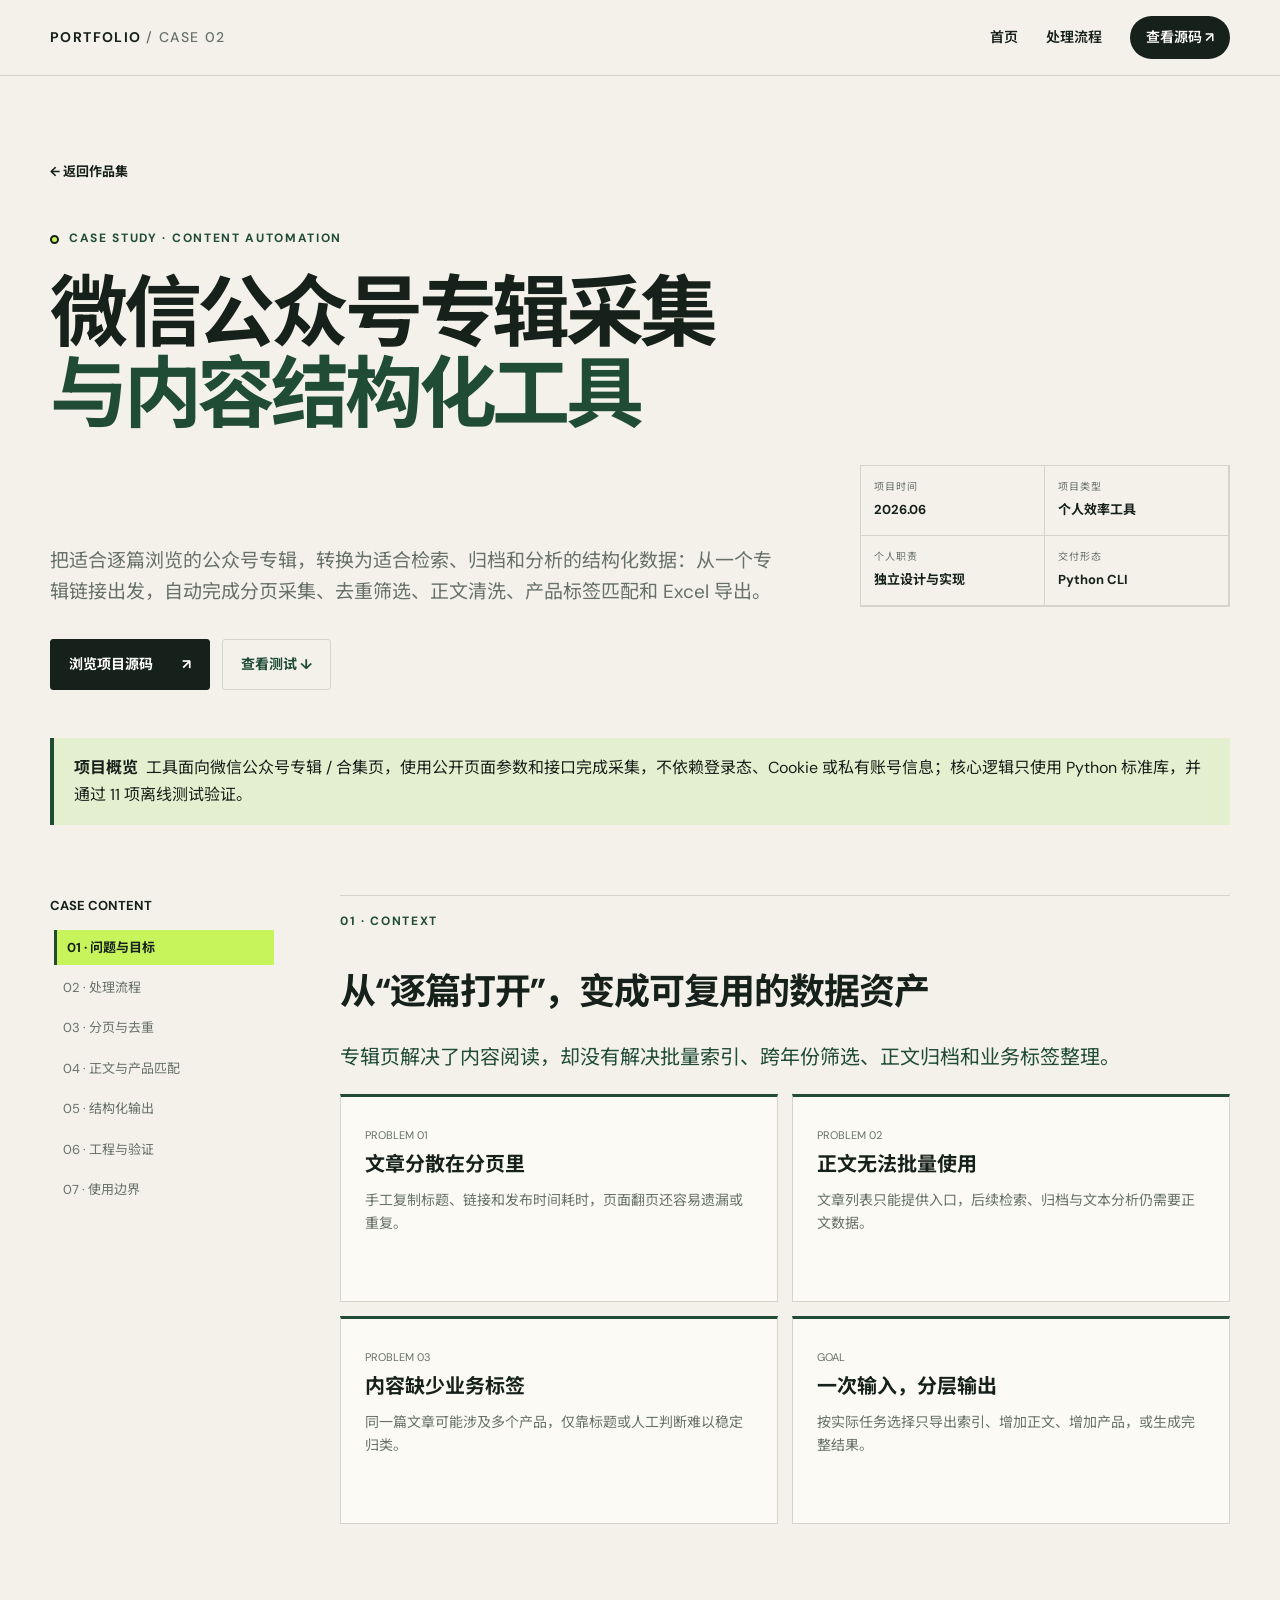
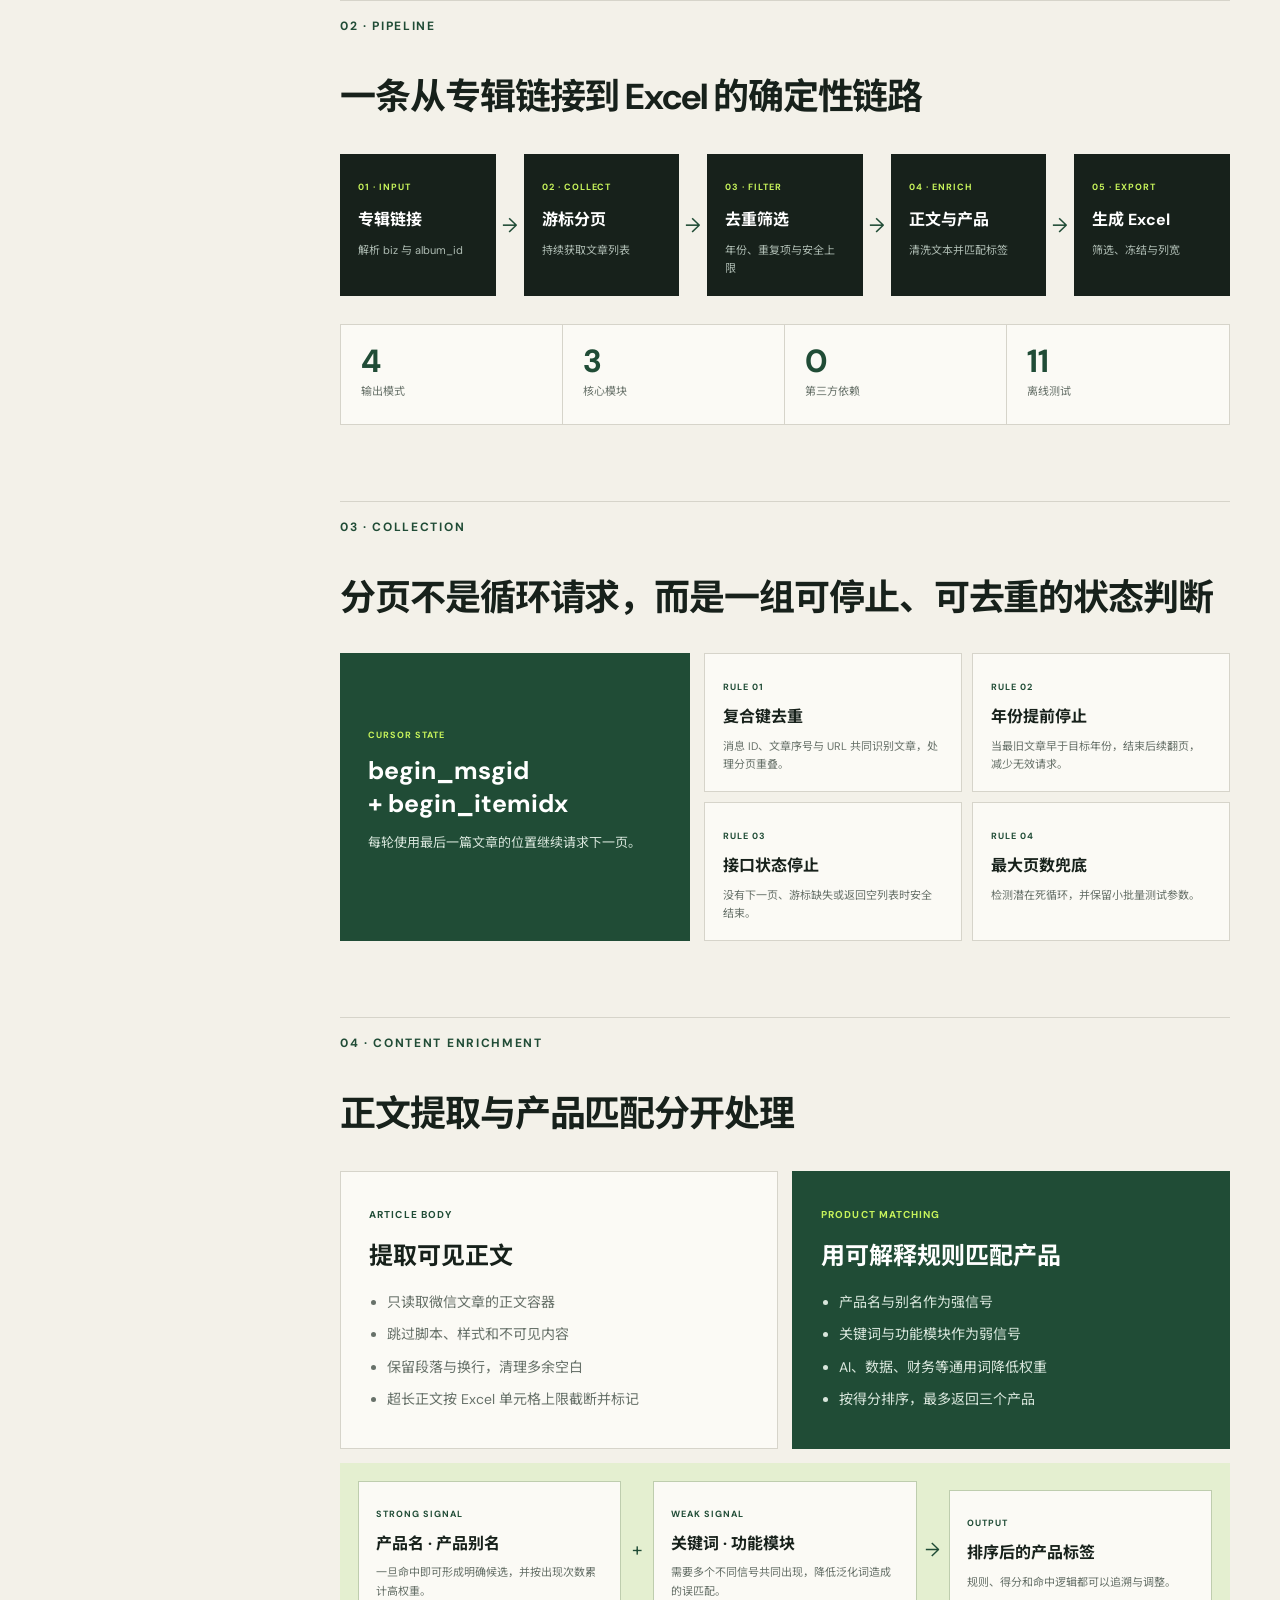
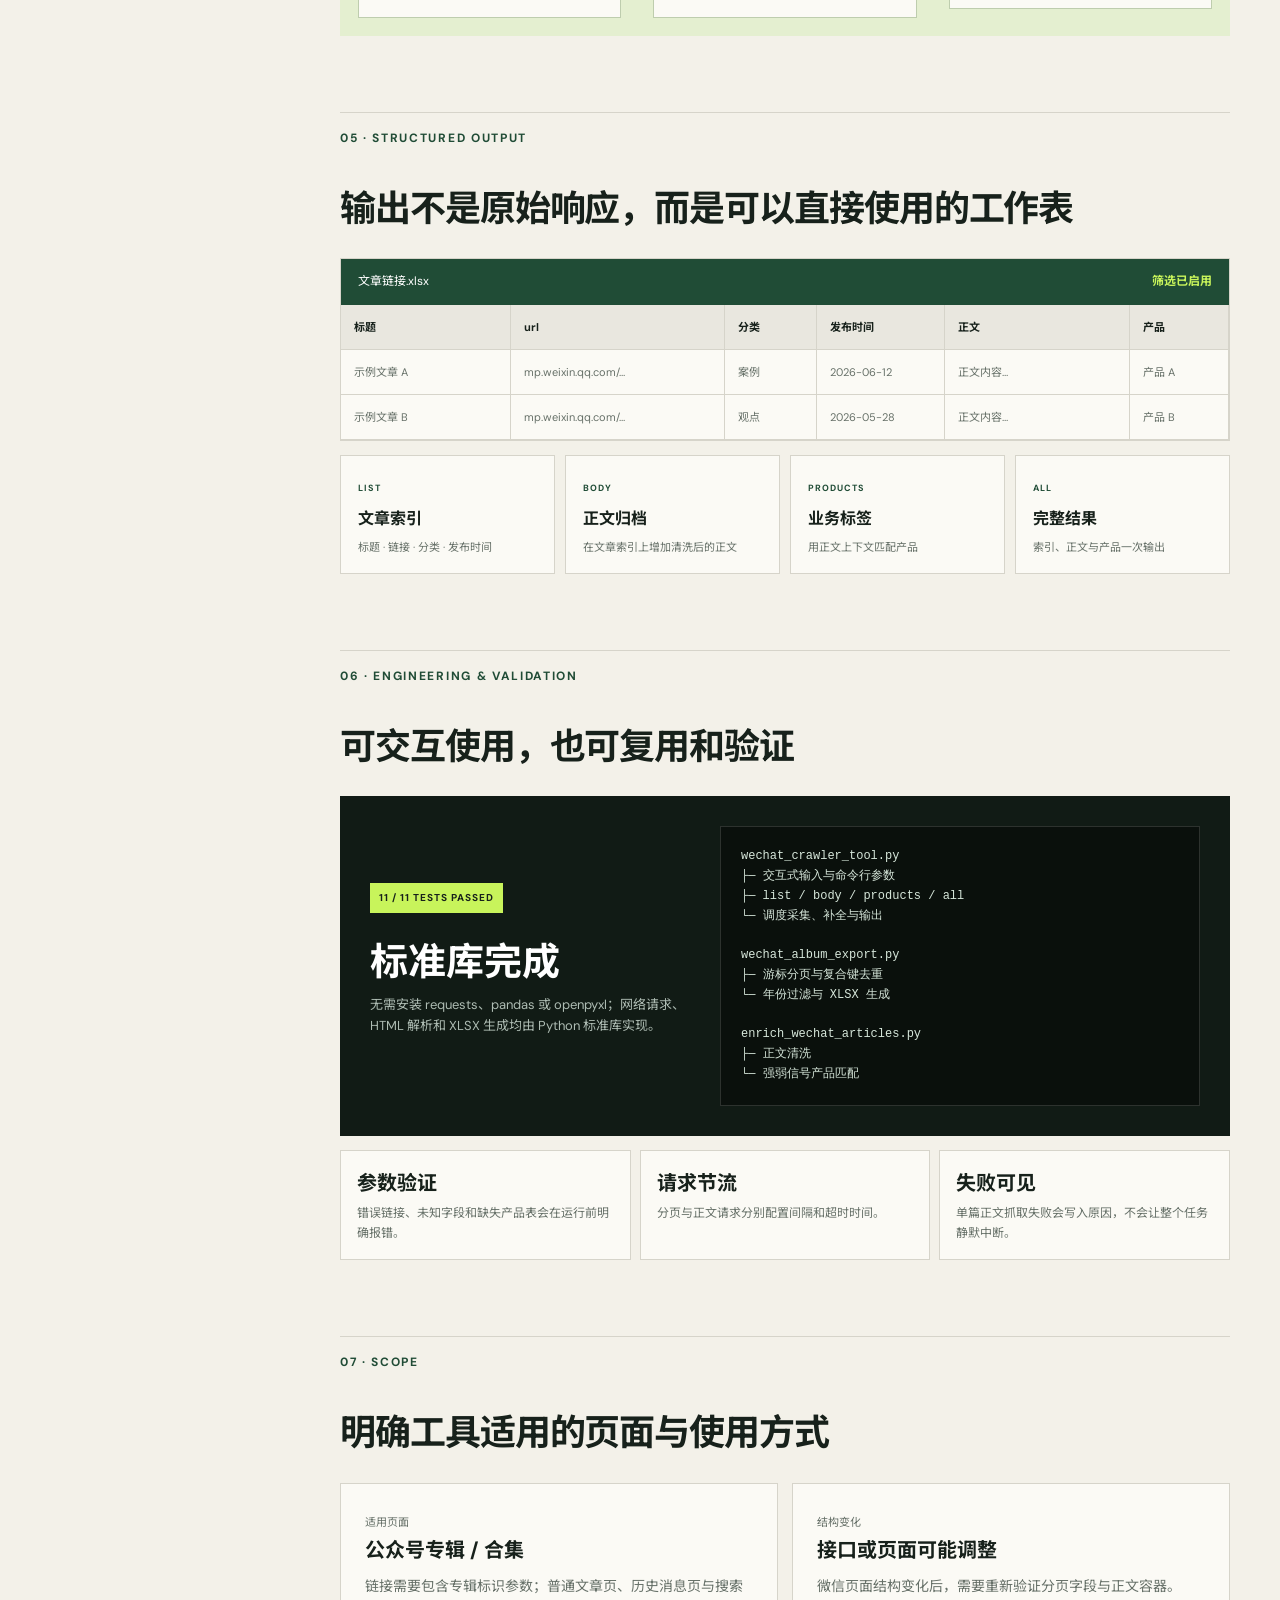
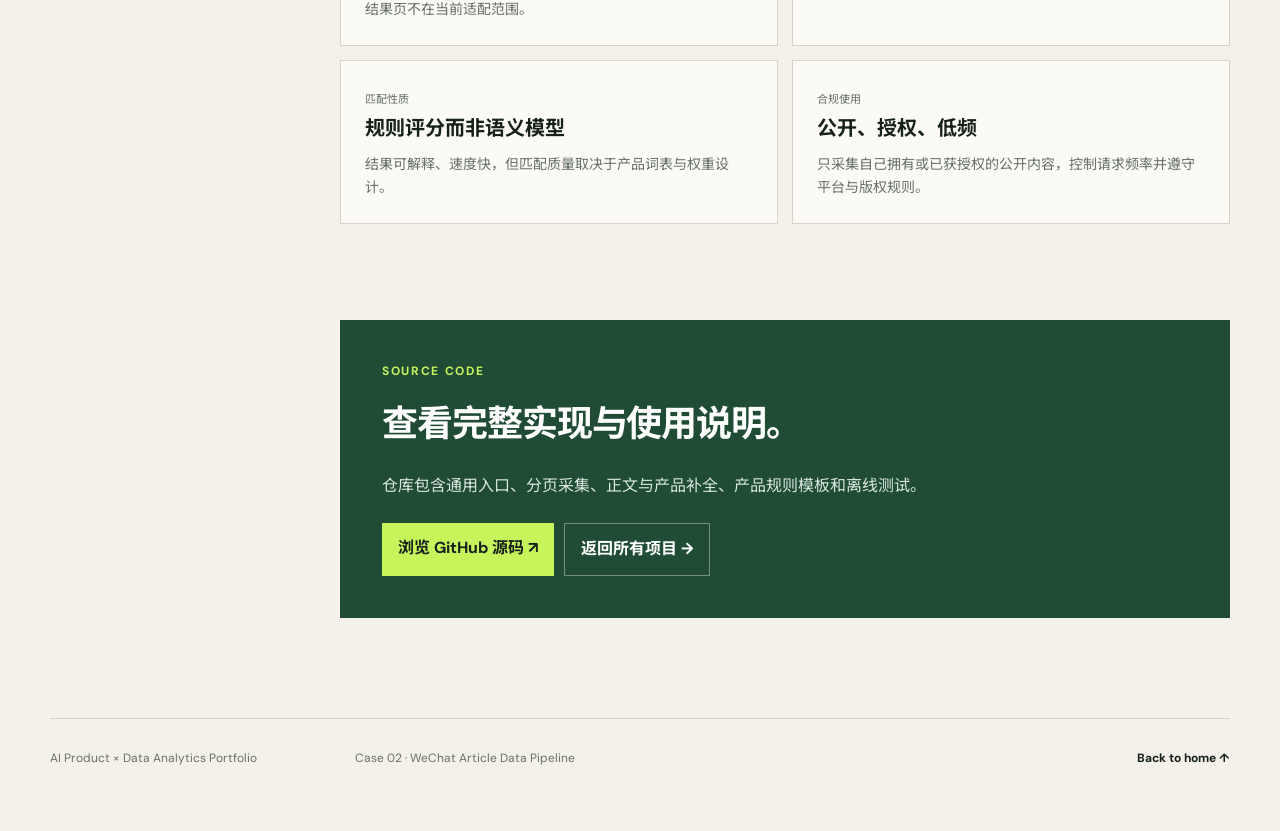
<file: projects/wechat-article-crawler.html>
<!doctype html>
<html lang="zh-CN">
<head>
  <meta charset="utf-8">
  <meta name="viewport" content="width=device-width, initial-scale=1">
  <meta name="description" content="微信公众号专辑采集与内容结构化工具：游标分页、文章去重、正文清洗、产品规则匹配与 Excel 导出">
  <title>微信公众号专辑采集与内容结构化工具 · Case Study</title>
  <link rel="stylesheet" href="/styles.css">
  <script src="/case-navigation.js" defer></script>
</head>
<body>
  <header class="site-header">
    <a class="brand" href="/">PORTFOLIO <span>/ CASE 02</span></a>
    <nav aria-label="案例导航">
      <a href="/">首页</a>
      <a href="#pipeline">处理流程</a>
      <a class="nav-cta" href="https://github.com/miaohanxi8-lgtm/wechat-article-crawler">查看源码 ↗</a>
    </nav>
  </header>

  <main>
    <section class="case-hero crawler-hero shell">
      <a class="back-link" href="/">← 返回作品集</a>
      <div class="eyebrow" style="margin-top:45px"><span></span> CASE STUDY · CONTENT AUTOMATION</div>
      <h1>微信公众号专辑采集<br><em>与内容结构化工具</em></h1>
      <div class="case-summary">
        <p>把适合逐篇浏览的公众号专辑，转换为适合检索、归档和分析的结构化数据：从一个专辑链接出发，自动完成分页采集、去重筛选、正文清洗、产品标签匹配和 Excel 导出。</p>
        <div class="meta-list">
          <div><small>项目时间</small><strong>2026.06</strong></div>
          <div><small>项目类型</small><strong>个人效率工具</strong></div>
          <div><small>个人职责</small><strong>独立设计与实现</strong></div>
          <div><small>交付形态</small><strong>Python CLI</strong></div>
        </div>
      </div>
      <div class="case-actions">
        <a class="button primary" href="https://github.com/miaohanxi8-lgtm/wechat-article-crawler">浏览项目源码 <span>↗</span></a>
        <a class="button quiet" href="#engineering">查看测试 ↓</a>
      </div>
    </section>

    <div class="disclosure shell"><strong>项目概览</strong>工具面向微信公众号专辑 / 合集页，使用公开页面参数和接口完成采集，不依赖登录态、Cookie 或私有账号信息；核心逻辑只使用 Python 标准库，并通过 11 项离线测试验证。</div>

    <div class="case-layout shell">
      <aside class="case-toc">
        <b>CASE CONTENT</b>
        <a href="#context">01 · 问题与目标</a>
        <a href="#pipeline">02 · 处理流程</a>
        <a href="#collection">03 · 分页与去重</a>
        <a href="#enrichment">04 · 正文与产品匹配</a>
        <a href="#output">05 · 结构化输出</a>
        <a href="#engineering">06 · 工程与验证</a>
        <a href="#boundary">07 · 使用边界</a>
      </aside>

      <article class="case-content">
        <section id="context">
          <p class="kicker">01 · CONTEXT</p>
          <h2>从“逐篇打开”，变成可复用的数据资产</h2>
          <p class="lead">专辑页解决了内容阅读，却没有解决批量索引、跨年份筛选、正文归档和业务标签整理。</p>
          <div class="goal-grid crawler-goals">
            <div class="info-card"><span>PROBLEM 01</span><h3>文章分散在分页里</h3><p>手工复制标题、链接和发布时间耗时，页面翻页还容易遗漏或重复。</p></div>
            <div class="info-card"><span>PROBLEM 02</span><h3>正文无法批量使用</h3><p>文章列表只能提供入口，后续检索、归档与文本分析仍需要正文数据。</p></div>
            <div class="info-card"><span>PROBLEM 03</span><h3>内容缺少业务标签</h3><p>同一篇文章可能涉及多个产品，仅靠标题或人工判断难以稳定归类。</p></div>
            <div class="info-card"><span>GOAL</span><h3>一次输入，分层输出</h3><p>按实际任务选择只导出索引、增加正文、增加产品，或生成完整结果。</p></div>
          </div>
        </section>

        <section id="pipeline">
          <p class="kicker">02 · PIPELINE</p>
          <h2>一条从专辑链接到 Excel 的确定性链路</h2>
          <div class="crawl-pipeline" aria-label="爬虫处理流程">
            <div class="crawl-stage"><span>01 · INPUT</span><b>专辑链接</b><p>解析 biz 与 album_id</p></div>
            <i>→</i>
            <div class="crawl-stage"><span>02 · COLLECT</span><b>游标分页</b><p>持续获取文章列表</p></div>
            <i>→</i>
            <div class="crawl-stage"><span>03 · FILTER</span><b>去重筛选</b><p>年份、重复项与安全上限</p></div>
            <i>→</i>
            <div class="crawl-stage"><span>04 · ENRICH</span><b>正文与产品</b><p>清洗文本并匹配标签</p></div>
            <i>→</i>
            <div class="crawl-stage"><span>05 · EXPORT</span><b>生成 Excel</b><p>筛选、冻结与列宽</p></div>
          </div>
          <div class="crawler-metrics">
            <div><strong>4</strong><span>输出模式</span></div>
            <div><strong>3</strong><span>核心模块</span></div>
            <div><strong>0</strong><span>第三方依赖</span></div>
            <div><strong>11</strong><span>离线测试</span></div>
          </div>
        </section>

        <section id="collection">
          <p class="kicker">03 · COLLECTION</p>
          <h2>分页不是循环请求，而是一组可停止、可去重的状态判断</h2>
          <div class="pagination-board">
            <div class="pagination-core"><span>CURSOR STATE</span><strong>begin_msgid<br>+ begin_itemidx</strong><p>每轮使用最后一篇文章的位置继续请求下一页。</p></div>
            <div class="pagination-rules">
              <div><span>RULE 01</span><b>复合键去重</b><p>消息 ID、文章序号与 URL 共同识别文章，处理分页重叠。</p></div>
              <div><span>RULE 02</span><b>年份提前停止</b><p>当最旧文章早于目标年份，结束后续翻页，减少无效请求。</p></div>
              <div><span>RULE 03</span><b>接口状态停止</b><p>没有下一页、游标缺失或返回空列表时安全结束。</p></div>
              <div><span>RULE 04</span><b>最大页数兜底</b><p>检测潜在死循环，并保留小批量测试参数。</p></div>
            </div>
          </div>
        </section>

        <section id="enrichment">
          <p class="kicker">04 · CONTENT ENRICHMENT</p>
          <h2>正文提取与产品匹配分开处理</h2>
          <div class="two-track">
            <div class="track-panel">
              <span>ARTICLE BODY</span>
              <h3>提取可见正文</h3>
              <ul>
                <li>只读取微信文章的正文容器</li>
                <li>跳过脚本、样式和不可见内容</li>
                <li>保留段落与换行，清理多余空白</li>
                <li>超长正文按 Excel 单元格上限截断并标记</li>
              </ul>
            </div>
            <div class="track-panel accent-panel">
              <span>PRODUCT MATCHING</span>
              <h3>用可解释规则匹配产品</h3>
              <ul>
                <li>产品名与别名作为强信号</li>
                <li>关键词与功能模块作为弱信号</li>
                <li>AI、数据、财务等通用词降低权重</li>
                <li>按得分排序，最多返回三个产品</li>
              </ul>
            </div>
          </div>
          <div class="signal-table">
            <div><span>STRONG SIGNAL</span><b>产品名 · 产品别名</b><p>一旦命中即可形成明确候选，并按出现次数累计高权重。</p></div>
            <i>+</i>
            <div><span>WEAK SIGNAL</span><b>关键词 · 功能模块</b><p>需要多个不同信号共同出现，降低泛化词造成的误匹配。</p></div>
            <i>→</i>
            <div><span>OUTPUT</span><b>排序后的产品标签</b><p>规则、得分和命中逻辑都可以追溯与调整。</p></div>
          </div>
        </section>

        <section id="output">
          <p class="kicker">05 · STRUCTURED OUTPUT</p>
          <h2>输出不是原始响应，而是可以直接使用的工作表</h2>
          <div class="output-demo">
            <div class="workbook-preview">
              <div class="workbook-top"><span>文章链接.xlsx</span><b>筛选已启用</b></div>
              <div class="workbook-row workbook-head"><span>标题</span><span>url</span><span>分类</span><span>发布时间</span><span>正文</span><span>产品</span></div>
              <div class="workbook-row"><span>示例文章 A</span><span>mp.weixin.qq.com/…</span><span>案例</span><span>2026-06-12</span><span>正文内容…</span><span>产品 A</span></div>
              <div class="workbook-row"><span>示例文章 B</span><span>mp.weixin.qq.com/…</span><span>观点</span><span>2026-05-28</span><span>正文内容…</span><span>产品 B</span></div>
            </div>
            <div class="output-modes">
              <div><span>LIST</span><b>文章索引</b><p>标题 · 链接 · 分类 · 发布时间</p></div>
              <div><span>BODY</span><b>正文归档</b><p>在文章索引上增加清洗后的正文</p></div>
              <div><span>PRODUCTS</span><b>业务标签</b><p>用正文上下文匹配产品</p></div>
              <div><span>ALL</span><b>完整结果</b><p>索引、正文与产品一次输出</p></div>
            </div>
          </div>
        </section>

        <section id="engineering">
          <p class="kicker">06 · ENGINEERING & VALIDATION</p>
          <h2>可交互使用，也可复用和验证</h2>
          <div class="engineering-proof crawler-proof">
            <div class="code-proof">
              <div><span class="pass-badge">11 / 11 TESTS PASSED</span><strong>标准库完成</strong><p>无需安装 requests、pandas 或 openpyxl；网络请求、HTML 解析和 XLSX 生成均由 Python 标准库实现。</p></div>
              <pre class="file-tree">wechat_crawler_tool.py
├─ 交互式输入与命令行参数
├─ list / body / products / all
└─ 调度采集、补全与输出

wechat_album_export.py
├─ 游标分页与复合键去重
└─ 年份过滤与 XLSX 生成

enrich_wechat_articles.py
├─ 正文清洗
└─ 强弱信号产品匹配</pre>
            </div>
            <div class="quality-grid crawler-quality">
              <div><h3>参数验证</h3><p>错误链接、未知字段和缺失产品表会在运行前明确报错。</p></div>
              <div><h3>请求节流</h3><p>分页与正文请求分别配置间隔和超时时间。</p></div>
              <div><h3>失败可见</h3><p>单篇正文抓取失败会写入原因，不会让整个任务静默中断。</p></div>
            </div>
          </div>
        </section>

        <section id="boundary">
          <p class="kicker">07 · SCOPE</p>
          <h2>明确工具适用的页面与使用方式</h2>
          <div class="decision-grid">
            <div class="info-card"><span>适用页面</span><h3>公众号专辑 / 合集</h3><p>链接需要包含专辑标识参数；普通文章页、历史消息页与搜索结果页不在当前适配范围。</p></div>
            <div class="info-card"><span>结构变化</span><h3>接口或页面可能调整</h3><p>微信页面结构变化后，需要重新验证分页字段与正文容器。</p></div>
            <div class="info-card"><span>匹配性质</span><h3>规则评分而非语义模型</h3><p>结果可解释、速度快，但匹配质量取决于产品词表与权重设计。</p></div>
            <div class="info-card"><span>合规使用</span><h3>公开、授权、低频</h3><p>只采集自己拥有或已获授权的公开内容，控制请求频率并遵守平台与版权规则。</p></div>
          </div>
        </section>

        <div class="case-cta">
          <p class="kicker" style="color:var(--lime)">SOURCE CODE</p>
          <h2>查看完整实现与使用说明。</h2>
          <p>仓库包含通用入口、分页采集、正文与产品补全、产品规则模板和离线测试。</p>
          <div class="case-cta-actions">
            <a href="https://github.com/miaohanxi8-lgtm/wechat-article-crawler">浏览 GitHub 源码 ↗</a>
            <a class="secondary" href="/">返回所有项目 →</a>
          </div>
        </div>
      </article>
    </div>
  </main>
  <footer class="site-footer shell"><p>AI Product × Data Analytics Portfolio</p><p>Case 02 · WeChat Article Data Pipeline</p><a href="/">Back to home ↑</a></footer>
</body>
</html>
</file>
<file: styles.css>
@import url('https://fonts.googleapis.com/css2?family=DM+Sans:wght@400;500;600;700&family=Noto+Sans+SC:wght@400;500;600;700&display=swap');

:root{
  --ink:#17211b;--paper:#f3f1e9;--card:#fbfaf5;--line:#d6d4ca;
  --lime:#c8f45b;--green:#204c36;--muted:#677169;--orange:#ff785a;
  --shadow:0 24px 70px rgba(26,40,31,.09)
}
*{box-sizing:border-box}
html{scroll-behavior:smooth}
body{margin:0;background:var(--paper);color:var(--ink);font-family:"DM Sans","Noto Sans SC",sans-serif;line-height:1.65}
a{color:inherit;text-decoration:none}
.shell{width:min(1180px,calc(100% - 48px));margin:auto}
.site-header{height:76px;padding:0 max(24px,calc((100vw - 1180px)/2));display:flex;align-items:center;justify-content:space-between;border-bottom:1px solid var(--line);position:sticky;top:0;background:rgba(243,241,233,.91);backdrop-filter:blur(16px);z-index:10}
.brand{font-weight:700;letter-spacing:.1em;font-size:14px}.brand span{color:var(--muted);font-weight:500}
nav{display:flex;align-items:center;gap:28px;font-size:14px;font-weight:600}nav a:hover{opacity:.65}.nav-cta{background:var(--ink);color:white;padding:10px 16px;border-radius:999px}
.hero{padding:104px 0 48px}
.eyebrow,.kicker{font-size:12px;letter-spacing:.14em;font-weight:700;color:var(--green);text-transform:uppercase}
.eyebrow{display:flex;align-items:center;gap:10px}.eyebrow>span{width:9px;height:9px;background:var(--lime);border:2px solid var(--ink);border-radius:50%}
h1,h2,h3,p{margin-top:0}h1{font-size:clamp(46px,7vw,92px);line-height:1.04;letter-spacing:-.055em;margin:24px 0 30px;max-width:1000px}h1 em{font-style:normal;color:var(--green)}
.hero-copy{font-size:19px;max-width:720px;color:#4f5b53}
.hero-actions{display:flex;gap:12px;margin:36px 0 76px}.button{padding:13px 18px;border:1px solid var(--ink);font-weight:700;border-radius:3px}.button.primary{background:var(--ink);color:white}.button.primary span{margin-left:26px}.button.secondary:hover,.text-link:hover{background:var(--lime)}
.capability-strip{display:grid;grid-template-columns:repeat(4,1fr);border:1px solid var(--line);background:rgba(255,255,255,.24)}
.capability-strip>div{padding:23px;border-right:1px solid var(--line);display:grid;gap:3px}.capability-strip>div:last-child{border:0}.capability-strip small{color:var(--muted)}.capability-strip strong{font-size:17px}.capability-strip span{font-size:13px;color:var(--muted)}
.work{padding:90px 0}.section-heading{display:flex;justify-content:space-between;align-items:end;margin-bottom:34px}.section-heading h2,.about h2{font-size:clamp(32px,4vw,54px);line-height:1.15;letter-spacing:-.035em;margin:7px 0 0}.section-heading>p{max-width:420px;color:var(--muted);margin:0}
.featured-card{background:var(--card);border:1px solid var(--line);padding:46px;display:grid;grid-template-columns:50px 1fr 1fr;gap:34px;box-shadow:var(--shadow)}
.project-index{font-size:14px;color:var(--muted);font-weight:700}.tag-row{display:flex;gap:8px;flex-wrap:wrap}.tag{font-size:10px;letter-spacing:.1em;border:1px solid var(--line);padding:5px 8px;border-radius:999px}.tag.live{background:var(--lime);border-color:var(--ink)}
.project-copy h3{font-size:34px;line-height:1.22;letter-spacing:-.03em;margin:22px 0 16px}.project-copy>p{color:var(--muted)}.project-points{padding-left:18px;font-size:14px}.text-link{display:inline-block;margin-top:20px;border-bottom:1px solid var(--ink);font-weight:700;padding:5px 2px}.text-link span{margin-left:12px}
.system-preview{background:var(--green);color:white;padding:18px;border-radius:4px;align-self:center;transform:rotate(1.2deg);box-shadow:0 20px 45px rgba(25,65,44,.23)}
.preview-top{display:flex;align-items:center;gap:5px;border-bottom:1px solid rgba(255,255,255,.2);padding-bottom:11px;font-size:10px;letter-spacing:.12em}.preview-top span{margin-right:auto}.preview-top i{width:6px;height:6px;border-radius:50%;background:var(--lime)}
.preview-grid{display:grid;grid-template-columns:110px 1fr;margin-top:12px;gap:12px}.preview-side{display:grid;gap:6px}.preview-side b{font-size:10px;padding:8px;background:rgba(255,255,255,.07);font-weight:500}.preview-main{background:white;color:var(--ink);padding:14px}.preview-main small{font-size:8px;color:var(--muted)}.preview-main>strong{display:block;font-size:19px;margin-bottom:12px}
.candidate-row{display:grid;grid-template-columns:22px 1fr auto;gap:8px;align-items:center;border-top:1px solid #e5e5df;padding:9px 0}.candidate-row>i{width:20px;height:20px;background:#dce7dd;border-radius:50%}.candidate-row span{display:grid;gap:4px}.candidate-row span b{height:4px;background:#dde1dc}.candidate-row span b:last-child{width:60%}.candidate-row em{font-size:8px;font-style:normal;background:#edf7d3;padding:3px 5px}
.preview-feedback{font-size:11px;margin-top:12px;padding:10px;background:rgba(255,255,255,.08)}.preview-feedback span{float:right;color:#bdd2c4}
.project-grid{display:grid;grid-template-columns:repeat(2,1fr);gap:18px;margin-top:18px}.project-card{background:var(--card);border:1px solid var(--line);padding:32px;min-height:300px;display:flex;flex-direction:column}.project-card:hover{transform:translateY(-3px);transition:.2s;box-shadow:var(--shadow)}.card-top{display:flex;justify-content:space-between;color:var(--muted);font-size:13px}.status{border:1px solid var(--line);border-radius:999px;padding:3px 9px}.project-card .kicker{margin-top:40px}.project-card h3{font-size:26px;line-height:1.25;margin:8px 0 12px}.project-card>p:not(.kicker){color:var(--muted)}.card-footer{margin-top:auto;padding-top:18px;border-top:1px solid var(--line);display:flex;flex-wrap:wrap;gap:12px;color:var(--green);font-size:11px;font-weight:700}.muted-card{background:#e9e7df}
.about{padding:100px 0;display:grid;grid-template-columns:.9fr 1.1fr;gap:90px;border-top:1px solid var(--line)}.principles>div{display:grid;grid-template-columns:45px 150px 1fr;gap:10px;padding:22px 0;border-top:1px solid var(--line)}.principles span{font-size:12px;color:var(--muted)}.principles h3{font-size:17px}.principles p{color:var(--muted);font-size:14px}
.site-footer{display:grid;grid-template-columns:1fr 2fr 1fr;gap:20px;border-top:1px solid var(--line);padding:30px 0 50px;font-size:12px;color:var(--muted)}.site-footer a{text-align:right;color:var(--ink);font-weight:700}

/* Case study */
.case-hero{padding:82px 0 48px}.back-link{font-size:13px;font-weight:700}.case-hero h1{font-size:clamp(42px,6.5vw,78px);max-width:1050px}.case-summary{display:grid;grid-template-columns:2fr 1fr;gap:70px;align-items:end}.case-summary>p{font-size:19px;color:var(--muted);margin:0}.meta-list{display:grid;grid-template-columns:1fr 1fr;border:1px solid var(--line)}.meta-list div{padding:13px;border:1px solid var(--line);margin:-1px 0 0 -1px}.meta-list small{display:block;color:var(--muted);font-size:10px;letter-spacing:.1em}.meta-list strong{font-size:13px}
.case-actions{display:flex;gap:12px;flex-wrap:wrap;margin-top:32px}.case-actions .button{font-size:14px}.case-actions .button.quiet{border-color:var(--line);color:var(--green)}.case-actions .button.quiet:hover{background:var(--lime);border-color:var(--ink)}
.disclosure{background:#e4efd0;border-left:4px solid var(--green);padding:17px 20px;margin:0 auto 70px}.disclosure strong{margin-right:8px}
.case-layout{display:grid;grid-template-columns:220px 1fr;gap:70px;padding-bottom:100px}.case-toc{position:sticky;top:110px;align-self:start;display:grid;gap:5px;font-size:13px}.case-toc b{margin-bottom:8px}.case-toc a{color:var(--muted);padding:7px 10px;border-left:3px solid transparent;transition:background .18s,color .18s,border-color .18s,transform .18s}.case-toc a:hover{color:var(--ink);background:rgba(200,244,91,.3)}.case-toc a.is-active{color:var(--ink);background:var(--lime);border-left-color:var(--green);font-weight:700;transform:translateX(4px)}
.case-content section{padding:16px 0 76px;border-top:1px solid var(--line)}.case-content h2{font-size:36px;letter-spacing:-.03em;margin:30px 0 20px}.case-content h3{font-size:20px;margin-bottom:8px}.lead{font-size:20px;color:var(--green)}
.problem-grid,.view-grid,.decision-grid{display:grid;grid-template-columns:repeat(2,1fr);gap:14px}.info-card{border:1px solid var(--line);background:var(--card);padding:24px}.info-card span{font-size:11px;color:var(--muted)}.info-card p{font-size:14px;color:var(--muted);margin:8px 0 0}
.architecture{background:var(--ink);color:white;padding:34px;margin:28px 0}.arch-grid{display:grid;grid-template-columns:1fr 52px 1.2fr 52px 1fr;align-items:center;text-align:center}.arch-node{border:1px solid rgba(255,255,255,.3);padding:22px 12px;background:rgba(255,255,255,.04)}.arch-node.core{background:var(--lime);color:var(--ink);border-color:var(--lime)}.arch-node small{display:block;font-size:10px;opacity:.65;margin-bottom:6px}.arch-arrow{color:var(--lime);font-size:24px}.arch-caption{text-align:center;color:#aebcb3;font-size:12px;margin:18px 0 0}
.flow-list{counter-reset:flow;list-style:none;padding:0}.flow-list li{counter-increment:flow;display:grid;grid-template-columns:46px 1fr;gap:16px;padding:18px 0;border-top:1px solid var(--line)}.flow-list li:before{content:counter(flow,decimal-leading-zero);font-weight:700;color:var(--green)}.flow-list b{display:block;margin-bottom:4px}.flow-list span{color:var(--muted);font-size:14px}
.screen-gallery{display:grid;grid-template-columns:repeat(2,minmax(0,1fr));gap:16px;margin-top:28px}.screen-card{margin:0;background:var(--card);border:1px solid var(--line);overflow:hidden}.screen-card-wide{grid-column:1/-1}.screen-frame{background:#e9e7df;overflow:hidden;border-bottom:1px solid var(--line)}.screen-frame img{width:100%;height:auto;display:block}.screen-card figcaption{padding:20px}.screen-card figcaption>span,.prototype-note>span{font-size:10px;letter-spacing:.12em;color:var(--green);font-weight:700}.screen-card figcaption strong{display:block;font-size:17px;line-height:1.35;margin:7px 0}.screen-card figcaption p{font-size:13px;color:var(--muted);margin:0}.prototype-note{display:grid;grid-template-columns:145px 1fr;gap:24px;margin-top:16px;padding:24px;background:#e4efd0;border-left:4px solid var(--green)}.prototype-note strong{font-size:19px}.prototype-note p{margin:5px 0 0;color:#4f5b53;font-size:14px}.demo-data-note{font-size:12px;color:var(--muted);border-left:2px solid var(--lime);padding-left:10px}
.data-table{width:100%;border-collapse:collapse;font-size:14px}.data-table th,.data-table td{text-align:left;padding:15px;border-bottom:1px solid var(--line);vertical-align:top}.data-table th{color:var(--muted);font-size:11px;letter-spacing:.08em}.data-table td:first-child{font-weight:700}
.limitations{background:#ffede6;border:1px solid #edc1b4;padding:26px}.limitations ul{margin-bottom:0}
.case-cta{background:var(--green);color:white;padding:42px;margin-top:20px}.case-cta h2{margin-top:0}.case-cta>p{max-width:720px;color:#d8e6dc}.case-cta-actions{display:flex;gap:10px;flex-wrap:wrap;margin-top:24px}.case-cta a{display:inline-block;background:var(--lime);color:var(--ink);padding:12px 16px;font-weight:700}.case-cta a.secondary{background:transparent;color:white;border:1px solid rgba(255,255,255,.38)}.case-cta a:hover{transform:translateY(-2px);transition:.18s}

@media(max-width:850px){
  .site-header nav>a:not(.nav-cta){display:none}.hero{padding-top:70px}.capability-strip{grid-template-columns:1fr 1fr}.capability-strip>div:nth-child(2){border-right:0}.capability-strip>div:nth-child(-n+2){border-bottom:1px solid var(--line)}
  .section-heading,.case-summary{display:block}.section-heading>p{margin-top:15px}.featured-card{grid-template-columns:1fr;padding:28px}.project-index{display:none}.system-preview{transform:none}.project-grid,.about{grid-template-columns:1fr}.about{gap:40px}.site-footer{grid-template-columns:1fr}.site-footer a{text-align:left}
  .case-layout{grid-template-columns:1fr}.case-toc{display:none}.screen-gallery{grid-template-columns:1fr}.screen-card-wide{grid-column:auto}.arch-grid{grid-template-columns:1fr}.arch-arrow{transform:rotate(90deg)}.problem-grid,.view-grid,.decision-grid{grid-template-columns:1fr}
}
@media(max-width:520px){
  .shell{width:min(100% - 28px,1180px)}.site-header{height:66px;padding:0 14px}.brand span{display:none}.nav-cta{padding:8px 12px}.hero{padding-top:56px}h1{font-size:43px}.hero-copy{font-size:16px}.hero-actions{display:grid;margin-bottom:52px}.capability-strip{grid-template-columns:1fr}.capability-strip>div{border-right:0;border-bottom:1px solid var(--line)!important}.project-grid{grid-template-columns:1fr}.featured-card{padding:20px}.project-copy h3{font-size:28px}.preview-grid{grid-template-columns:82px 1fr}.principles>div{grid-template-columns:35px 1fr}.principles p{grid-column:2}.case-summary>p{font-size:17px}.meta-list{margin-top:28px}.case-actions{display:grid}.case-actions .button{text-align:center}.case-cta-actions{display:grid}.case-cta-actions a{text-align:center}.architecture{padding:20px}.case-content h2{font-size:30px}.prototype-note{grid-template-columns:1fr;gap:8px}.screen-card figcaption{padding:16px}
}

/* Full-lifecycle autumn recruitment case */
.case-content{min-width:0}
.goal-grid{display:grid;grid-template-columns:repeat(2,1fr);gap:14px}
.goal-grid .info-card{min-height:208px}
.lifecycle-map{display:grid;grid-template-columns:repeat(15,auto);align-items:stretch;margin:28px 0;overflow-x:auto;padding-bottom:8px}
.lifecycle-map>div{min-width:130px;background:var(--card);border:1px solid var(--line);padding:17px}
.lifecycle-map>i{display:grid;place-items:center;padding:0 8px;color:var(--green);font-style:normal;font-size:20px}
.lifecycle-map span,.track-panel>span,.review-flow span,.knowledge-assets span,.daily-inputs span{font-size:10px;letter-spacing:.11em;color:var(--green);font-weight:700}
.lifecycle-map b{display:block;margin:8px 0 3px}.lifecycle-map p{margin:0;font-size:11px;color:var(--muted)}
.two-track{display:grid;grid-template-columns:1fr 1fr;gap:14px;margin-top:28px}
.track-panel{border:1px solid var(--line);background:var(--card);padding:28px}
.track-panel h3{font-size:24px;margin:9px 0 16px}.track-panel ul{padding-left:18px;margin:0}.track-panel li{margin:9px 0;color:var(--muted);font-size:14px}
.track-panel.accent-panel{background:var(--green);color:white;border-color:var(--green)}
.accent-panel>span{color:var(--lime)}.accent-panel li{color:#d8e6dc}
.action-example{display:grid;grid-template-columns:1fr 38px 1fr 38px 1fr;align-items:center;background:var(--ink);color:white;padding:20px;margin-top:14px}
.action-example div{padding:10px}.action-example small{display:block;color:var(--lime);font-size:9px;letter-spacing:.11em}.action-example b{display:block;font-size:13px;margin-top:6px}.action-example i{text-align:center;color:var(--lime);font-style:normal}
.review-flow{display:grid;grid-template-columns:repeat(3,1fr);gap:12px;margin-top:14px}
.review-flow>div{border-top:3px solid var(--green);background:var(--card);padding:20px}
.review-flow b{display:block;font-size:17px;margin:7px 0}.review-flow p{font-size:13px;color:var(--muted);margin:0}
.knowledge-assets{display:grid;grid-template-columns:repeat(4,1fr);gap:10px;margin-top:26px}
.knowledge-assets>div{background:var(--card);border:1px solid var(--line);padding:20px}
.knowledge-assets h3{margin:8px 0}.knowledge-assets p{font-size:12px;color:var(--muted);margin:0}
.answer-chain{display:flex;align-items:center;gap:10px;flex-wrap:wrap;background:#e4efd0;border-left:4px solid var(--green);padding:20px;margin-top:14px}
.answer-chain span{background:var(--card);border:1px solid #becdae;padding:7px 10px;font-size:12px}.answer-chain i{font-style:normal;color:var(--green)}.answer-chain strong{font-size:15px}
.capability-board{display:grid;grid-template-columns:repeat(3,1fr);gap:12px;margin-top:26px}
.capability-node{border:1px solid var(--line);padding:24px;background:var(--card);position:relative;overflow:hidden}
.capability-node:before{content:"";position:absolute;left:0;top:0;bottom:0;width:5px;background:#a5aaa6}
.capability-node.mastered:before{background:var(--lime)}.capability-node.progressing:before{background:#e0b752}
.capability-node span{font-size:10px;color:var(--muted)}.capability-node b{display:block;font-size:19px;margin:7px 0}.capability-node p{font-size:13px;color:var(--muted);margin:0}
.daily-inputs{display:grid;grid-template-columns:repeat(5,1fr);gap:9px;margin:26px 0 14px}
.daily-inputs>div{border:1px solid var(--line);background:var(--card);padding:17px}
.daily-inputs b{display:block;margin:7px 0;font-size:15px}.daily-inputs p{margin:0;color:var(--muted);font-size:11px}
.feedback-loop{display:grid;grid-template-columns:1fr 30px 1fr 30px 1fr 30px 1fr;align-items:center;background:var(--green);color:white;padding:22px}
.feedback-loop>div{padding:10px}.feedback-loop small{display:block;color:var(--lime);font-size:9px;letter-spacing:.11em}.feedback-loop b{font-size:13px}.feedback-loop i{font-style:normal;text-align:center;color:var(--lime)}
.micro-note{margin-top:14px;border-left:2px solid var(--lime);padding-left:12px;color:var(--muted);font-size:13px}
@media(max-width:850px){
  .goal-grid,.two-track,.review-flow,.capability-board{grid-template-columns:1fr}
  .knowledge-assets{grid-template-columns:1fr 1fr}
  .daily-inputs{grid-template-columns:1fr 1fr}
  .action-example,.feedback-loop{grid-template-columns:1fr}.action-example i,.feedback-loop i{transform:rotate(90deg)}
}
@media(max-width:520px){
  .knowledge-assets,.daily-inputs{grid-template-columns:1fr}
  .goal-grid .info-card{min-height:0}
  .track-panel{padding:21px}
}


/* Autumn recruitment system case */
.skill-architecture{display:grid;gap:12px;background:var(--ink);padding:30px;margin-top:28px;color:white}
.skill-layer{display:grid;grid-template-columns:155px 1fr;gap:18px;align-items:center;border:1px solid rgba(255,255,255,.18);padding:17px}
.skill-layer>span{font-size:10px;letter-spacing:.13em;color:#aebcb3;font-weight:700}
.skill-layer-nodes{display:grid;grid-template-columns:repeat(3,1fr);gap:8px}
.skill-layer-nodes b{background:rgba(255,255,255,.07);padding:13px;text-align:center;font-size:13px}
.core-layer{background:var(--lime);color:var(--ink);border-color:var(--lime)}
.core-layer>span{color:var(--green)}.core-layer .skill-layer-nodes b{background:rgba(23,33,27,.08)}
.output-layer{border-color:rgba(200,244,91,.55)}
.skill-metrics{display:grid;grid-template-columns:repeat(4,1fr);border:1px solid var(--line);margin-top:14px;background:var(--card)}
.skill-metrics div{padding:20px;border-right:1px solid var(--line)}.skill-metrics div:last-child{border:0}
.skill-metrics strong{display:block;font-size:32px;line-height:1;color:var(--green)}.skill-metrics span{font-size:11px;color:var(--muted)}
.pipeline-steps{list-style:none;padding:0;display:grid;grid-template-columns:repeat(3,1fr);gap:12px;counter-reset:none}
.pipeline-steps li{background:var(--card);border:1px solid var(--line);padding:20px;min-height:178px}
.pipeline-steps span{font-size:10px;color:var(--green);font-weight:700}.pipeline-steps b{display:block;font-size:18px;margin:7px 0}.pipeline-steps p{font-size:13px;color:var(--muted);margin:0}
.object-model{display:grid;grid-template-columns:repeat(3,1fr);gap:12px;margin-top:26px}
.object-card{background:var(--card);border:1px solid var(--line);padding:20px}.object-card.primary-object{grid-row:span 2;background:var(--green);color:white;display:flex;flex-direction:column;justify-content:center}
.object-card span{font-size:10px;color:var(--green);font-weight:700}.primary-object span{color:var(--lime)}
.object-card b{display:block;font-size:18px;margin:7px 0}.object-card p{font-size:13px;color:var(--muted);margin:0}.primary-object p{color:#d8e6dc}
.knowledge-loop{display:grid;grid-template-columns:1fr 32px 1fr 32px 1fr 32px 1fr;align-items:stretch;margin:26px 0}
.knowledge-loop>div{background:var(--card);border:1px solid var(--line);padding:18px}.knowledge-loop>i{display:grid;place-items:center;font-style:normal;color:var(--green);font-size:20px}
.knowledge-loop span{font-size:10px;color:var(--green);font-weight:700}.knowledge-loop b{display:block;margin:7px 0}.knowledge-loop p{font-size:12px;color:var(--muted);margin:0}
.engineering-grid{display:grid;grid-template-columns:repeat(2,1fr);gap:12px}
.code-proof{background:#111b15;color:white;padding:30px;display:grid;grid-template-columns:.8fr 1.2fr;gap:30px;align-items:center}
.code-proof strong{font-size:38px;display:block;margin:18px 0 0}.code-proof p{color:#aebcb3;font-size:13px}
.pass-badge{display:inline-block;background:var(--lime);color:var(--ink);font-size:10px;letter-spacing:.1em;font-weight:700;padding:7px 9px}
.file-tree{margin:0;background:#0a100c;border:1px solid rgba(255,255,255,.14);padding:20px;overflow:auto;color:#d6e6da;font:12px/1.65 ui-monospace,SFMono-Regular,Consolas,monospace}
.published-card{border-color:#9fb878}.published-card .status{background:var(--lime);border-color:var(--ink);color:var(--ink)}
@media(max-width:850px){
  .skill-layer{grid-template-columns:1fr}.skill-layer-nodes{grid-template-columns:1fr}
  .skill-metrics{grid-template-columns:1fr 1fr}.skill-metrics div:nth-child(2){border-right:0}.skill-metrics div:nth-child(-n+2){border-bottom:1px solid var(--line)}
  .pipeline-steps,.object-model,.engineering-grid{grid-template-columns:1fr}.object-card.primary-object{grid-row:auto}
  .knowledge-loop{grid-template-columns:1fr}.knowledge-loop>i{transform:rotate(90deg);padding:5px}
  .code-proof{grid-template-columns:1fr}
}
@media(max-width:520px){
  .skill-architecture{padding:16px}.skill-metrics{grid-template-columns:1fr}.skill-metrics div{border-right:0;border-bottom:1px solid var(--line)}.skill-metrics div:last-child{border-bottom:0}
  .code-proof{padding:20px}.file-tree{font-size:10px}
}

/* GBIC enterprise AI case */
.gbic-hero h1 em{color:var(--green)}.gbic-hero .eyebrow{color:var(--green)}.gbic-hero .eyebrow>span{background:var(--lime)}
.gbic-goals .info-card{border-top:3px solid var(--green)}
.gbic-architecture{background:var(--ink);color:white;padding:28px;margin-top:28px}.gbic-architecture>i{display:block;text-align:center;color:var(--lime);font-style:normal;font-size:24px;padding:5px}
.gbic-layer{display:grid;grid-template-columns:145px repeat(3,1fr);gap:10px;align-items:stretch}.gbic-layer>span{font-size:10px;letter-spacing:.12em;color:#aebcb3;font-weight:700;padding:18px 8px}.gbic-layer>div{border:1px solid rgba(255,255,255,.18);padding:17px;background:rgba(255,255,255,.04)}.gbic-layer b{display:block;font-size:15px}.gbic-layer p{margin:5px 0 0;color:#aebcb3;font-size:11px}.ai-layer{background:var(--green);padding:10px}.ai-layer>span{color:var(--lime)}.ai-layer>div{background:rgba(255,255,255,.08)}.ai-layer p{color:#d8e6dc}
.touchpoint-grid{display:grid;grid-template-columns:1.1fr .9fr;gap:16px}.touchpoint-side{display:grid;gap:16px}.website-card .screen-frame{height:760px;overflow:hidden}.website-card img{min-height:100%;object-fit:cover;object-position:top}.touchpoint-side .screen-frame{max-height:360px}.qr-card{display:grid;grid-template-columns:230px 1fr}.qr-card .screen-frame{border:0;border-right:1px solid var(--line)}.qr-card figcaption{display:flex;flex-direction:column;justify-content:center}.title-link{display:inline-flex;align-items:center;gap:7px;border-bottom:1px solid var(--ink)}.title-link:hover{background:var(--lime)}.journey-strip{display:grid;grid-template-columns:1fr 42px 1fr 42px 1fr;align-items:center;margin-top:16px;background:var(--ink);color:white;padding:20px}.journey-strip>div{padding:10px}.journey-strip span{color:var(--lime);font-size:10px;font-weight:700}.journey-strip b{display:block;margin:5px 0}.journey-strip p{color:#aebcb3;font-size:12px;margin:0}.journey-strip i{text-align:center;color:var(--lime);font-style:normal}
.routing-map{display:grid;grid-template-columns:1fr 44px 1fr 2.3fr;gap:10px;align-items:center;margin-top:28px}.route-entry,.route-core{padding:22px;border:1px solid var(--line);background:var(--card)}.route-core{background:var(--green);color:white;border-color:var(--green)}.routing-map small{display:block;font-size:9px;letter-spacing:.12em;color:var(--muted)}.route-core small{color:var(--lime)}.routing-map b{font-size:18px}.routing-map p{font-size:11px;color:var(--muted);margin:5px 0 0}.route-core p{color:#d8e6dc}.routing-map>i{font-style:normal;text-align:center;color:var(--green);font-size:22px}.route-branches{display:grid;grid-template-columns:repeat(2,1fr);gap:8px}.route-branches>div{background:var(--card);border:1px solid var(--line);padding:12px}.route-branches span{font-size:9px;color:var(--green);font-weight:700}.route-branches b{display:block;font-size:12px}.route-branches p{font-size:10px}
.answer-rules{display:grid;grid-template-columns:repeat(4,1fr);gap:9px;margin-top:14px}.answer-rules>div{background:#e9e7df;padding:17px;border-top:3px solid var(--green)}.answer-rules span{font-size:9px;color:var(--green);font-weight:700}.answer-rules b{display:block;margin:5px 0}.answer-rules p{font-size:11px;color:var(--muted);margin:0}
.workflow-summary{display:grid;grid-template-columns:1fr 1fr;gap:14px;margin-top:26px}.workflow-gallery{grid-template-columns:1fr}.workflow-frame{overflow-x:auto}.workflow-frame img{min-width:1150px}.knowledge-metrics{display:grid;grid-template-columns:repeat(6,1fr);border:1px solid var(--line);background:var(--card);margin-top:26px}.knowledge-metrics>div{padding:18px;border-right:1px solid var(--line)}.knowledge-metrics>div:last-child{border:0}.knowledge-metrics strong{display:block;font-size:27px;color:var(--green);line-height:1.1}.knowledge-metrics span{font-size:10px;color:var(--muted)}
.evaluation-loop{display:grid;grid-template-columns:1fr 28px 1fr 28px 1fr 28px 1fr 28px 1fr;align-items:center;margin:16px 0}.evaluation-loop>div{background:var(--ink);color:white;padding:15px;min-height:118px}.evaluation-loop span{font-size:9px;color:var(--lime)}.evaluation-loop b{display:block;margin:4px 0;font-size:13px}.evaluation-loop p{font-size:10px;color:#aebcb3;margin:0}.evaluation-loop i{font-style:normal;text-align:center;color:var(--green)}.quality-grid{display:grid;grid-template-columns:repeat(3,1fr);gap:9px}.quality-grid>div{border:1px solid var(--line);background:var(--card);padding:16px}.quality-grid p{margin:4px 0 0;font-size:11px;color:var(--muted)}
.delivery-model{display:grid;grid-template-columns:1.25fr .75fr;gap:14px;margin-top:26px}.delivery-owner{background:var(--ink);color:white;padding:28px}.delivery-owner>span,.delivery-partners>span,.result-panel>span{font-size:10px;letter-spacing:.12em;color:var(--green);font-weight:700}.delivery-owner>span{color:var(--lime)}.delivery-owner h3{font-size:25px;margin-top:8px}.delivery-owner li{color:#d8e6dc;margin:8px 0;font-size:13px}.delivery-partners{border:1px solid var(--line);background:var(--card);padding:24px}.delivery-partners>div{padding:15px 0;border-top:1px solid var(--line)}.delivery-partners>div:first-of-type{margin-top:10px}.delivery-partners p{font-size:11px;color:var(--muted);margin:4px 0 0}
.result-hero{display:grid;grid-template-columns:repeat(4,1fr);background:var(--green);color:white;margin-top:26px}.result-hero>div{padding:24px;border-right:1px solid rgba(255,255,255,.25)}.result-hero>div:last-child{border:0}.result-hero small{font-size:9px;letter-spacing:.1em;color:var(--lime)}.result-hero strong{display:block;font-size:33px;line-height:1.1;margin:8px 0}.result-hero p{margin:0;color:#d8e6dc;font-size:12px}.result-split{display:grid;grid-template-columns:1fr 1fr;gap:14px;margin-top:14px}.result-panel{background:var(--card);border:1px solid var(--line);padding:24px}.result-panel h3{font-size:21px;margin:8px 0 16px}.result-panel>p,.result-panel li{font-size:13px;color:var(--muted)}.result-numbers{display:grid;grid-template-columns:repeat(3,1fr);border-top:1px solid var(--line);border-bottom:1px solid var(--line);margin-bottom:16px}.result-numbers>div{padding:14px 5px}.result-numbers b{font-size:25px;color:var(--green)}.result-numbers p{font-size:10px;color:var(--muted);margin:0}.gbic-cta{background:var(--green)}
@media(max-width:850px){
  .gbic-layer{grid-template-columns:1fr}.gbic-layer>span{padding:5px}.touchpoint-grid,.workflow-summary,.delivery-model,.result-split{grid-template-columns:1fr}.website-card .screen-frame{height:620px}.qr-card{grid-template-columns:180px 1fr}.routing-map{grid-template-columns:1fr}.routing-map>i{transform:rotate(90deg)}.answer-rules,.quality-grid{grid-template-columns:1fr 1fr}.knowledge-metrics{grid-template-columns:repeat(3,1fr)}.knowledge-metrics>div:nth-child(3){border-right:0}.knowledge-metrics>div:nth-child(-n+3){border-bottom:1px solid var(--line)}.evaluation-loop{grid-template-columns:1fr}.evaluation-loop i{transform:rotate(90deg)}.result-hero{grid-template-columns:1fr 1fr}.result-hero>div:nth-child(2){border-right:0}.result-hero>div:nth-child(-n+2){border-bottom:1px solid rgba(255,255,255,.25)}
}
@media(max-width:520px){
  .gbic-architecture{padding:16px}.touchpoint-side .screen-frame{max-height:none}.website-card .screen-frame{height:480px}.qr-card{grid-template-columns:1fr}.qr-card .screen-frame{border-right:0;border-bottom:1px solid var(--line)}.journey-strip{grid-template-columns:1fr}.journey-strip i{transform:rotate(90deg)}.route-branches,.answer-rules,.quality-grid{grid-template-columns:1fr}.knowledge-metrics{grid-template-columns:1fr 1fr}.knowledge-metrics>div{border-right:1px solid var(--line);border-bottom:1px solid var(--line)!important}.knowledge-metrics>div:nth-child(2n){border-right:0}.result-hero{grid-template-columns:1fr}.result-hero>div{border-right:0;border-bottom:1px solid rgba(255,255,255,.25)!important}.result-hero>div:last-child{border-bottom:0!important}
}

/* WeChat article crawler case */
.crawler-hero h1 em{color:var(--green)}.crawler-goals .info-card{border-top:3px solid var(--green)}
.crawl-pipeline{display:grid;grid-template-columns:1fr 28px 1fr 28px 1fr 28px 1fr 28px 1fr;align-items:center;margin:28px 0}.crawl-stage{background:var(--ink);color:white;padding:18px;min-height:142px}.crawl-stage span,.pagination-core span,.pagination-rules span,.signal-table span,.output-modes span{font-size:9px;letter-spacing:.11em;color:var(--lime);font-weight:700}.crawl-stage b{display:block;margin:8px 0}.crawl-stage p{font-size:11px;color:#aebcb3;margin:0}.crawl-pipeline>i{font-style:normal;text-align:center;color:var(--green);font-size:20px}
.crawler-metrics{display:grid;grid-template-columns:repeat(4,1fr);background:var(--card);border:1px solid var(--line)}.crawler-metrics>div{padding:20px;border-right:1px solid var(--line)}.crawler-metrics>div:last-child{border:0}.crawler-metrics strong{display:block;font-size:32px;line-height:1;color:var(--green)}.crawler-metrics span{font-size:11px;color:var(--muted)}
.pagination-board{display:grid;grid-template-columns:.8fr 1.2fr;gap:14px;margin-top:26px}.pagination-core{background:var(--green);color:white;padding:28px;display:flex;flex-direction:column;justify-content:center}.pagination-core strong{font-size:25px;line-height:1.35;margin:11px 0}.pagination-core p{color:#d8e6dc;font-size:13px}.pagination-rules{display:grid;grid-template-columns:1fr 1fr;gap:10px}.pagination-rules>div{background:var(--card);border:1px solid var(--line);padding:18px}.pagination-rules span{color:var(--green)}.pagination-rules b{display:block;margin:6px 0}.pagination-rules p{font-size:11px;color:var(--muted);margin:0}
.signal-table{display:grid;grid-template-columns:1fr 32px 1fr 32px 1fr;align-items:center;margin-top:14px;background:#e4efd0;padding:18px}.signal-table>div{background:var(--card);border:1px solid #becdae;padding:17px}.signal-table span{color:var(--green)}.signal-table b{display:block;margin:6px 0}.signal-table p{font-size:11px;color:var(--muted);margin:0}.signal-table>i{font-style:normal;text-align:center;color:var(--green);font-size:19px}
.output-demo{display:grid;gap:14px}.workbook-preview{border:1px solid var(--line);background:var(--card);overflow-x:auto}.workbook-top{display:flex;justify-content:space-between;background:var(--green);color:white;padding:13px 17px;font-size:12px}.workbook-top b{color:var(--lime)}.workbook-row{display:grid;grid-template-columns:1.2fr 1.5fr .65fr .9fr 1.3fr .7fr;min-width:760px}.workbook-row span{padding:13px;border-right:1px solid var(--line);border-bottom:1px solid var(--line);font-size:11px;color:var(--muted)}.workbook-head span{font-weight:700;color:var(--ink);background:#e9e7df}.output-modes{display:grid;grid-template-columns:repeat(4,1fr);gap:10px}.output-modes>div{border:1px solid var(--line);background:var(--card);padding:17px}.output-modes span{color:var(--green)}.output-modes b{display:block;margin:6px 0}.output-modes p{font-size:11px;color:var(--muted);margin:0}
.crawler-proof{display:grid;gap:14px}.crawler-quality{grid-template-columns:repeat(3,1fr)}.crawler-quality h3{margin-bottom:4px}.crawler-quality p{font-size:12px}.crawler-cta{background:var(--green)}
@media(max-width:850px){
  .crawl-pipeline{grid-template-columns:1fr}.crawl-pipeline>i{transform:rotate(90deg)}.pagination-board{grid-template-columns:1fr}.output-modes{grid-template-columns:1fr 1fr}
}
@media(max-width:520px){
  .crawler-metrics{grid-template-columns:1fr 1fr}.crawler-metrics>div:nth-child(2){border-right:0}.crawler-metrics>div:nth-child(-n+2){border-bottom:1px solid var(--line)}.pagination-rules,.output-modes,.crawler-quality{grid-template-columns:1fr}.signal-table{grid-template-columns:1fr}.signal-table>i{transform:rotate(90deg)}
}
</file>
<file: home.css>
/* Role-first portfolio homepage */
.portfolio-home{background:#f4f1e8}
.portfolio-home .home-header{border-bottom-color:#c9c7bd}
.home-hero{min-height:calc(100vh - 76px);padding:92px 0 72px;display:grid;grid-template-columns:minmax(0,1.35fr) minmax(340px,.65fr);gap:72px;align-items:center}
.home-hero h1{font-size:clamp(54px,7.3vw,100px);margin:22px 0 30px;max-width:920px}
.home-hero .hero-copy{max-width:760px}.home-hero .hero-copy strong{color:var(--ink)}
.evidence-board{background:var(--ink);color:white;padding:25px;box-shadow:18px 18px 0 var(--lime);transform:rotate(1deg)}
.board-head{display:flex;justify-content:space-between;align-items:center;padding-bottom:17px;border-bottom:1px solid rgba(255,255,255,.18);font-size:9px;letter-spacing:.13em;color:#aebcb3;font-weight:700}
.board-head i{font-style:normal;background:var(--lime);color:var(--ink);padding:5px 7px}
.board-role{display:grid;gap:4px;padding:25px 0}.board-role small{color:#aebcb3;font-size:10px;letter-spacing:.12em}.board-role strong{font-size:29px;line-height:1.15}
.proof-grid{display:grid;grid-template-columns:1fr 1fr;margin:0;border:1px solid rgba(255,255,255,.18)}
.proof-grid>div{padding:17px;border-right:1px solid rgba(255,255,255,.18);border-bottom:1px solid rgba(255,255,255,.18)}.proof-grid>div:nth-child(2n){border-right:0}.proof-grid>div:nth-child(n+3){border-bottom:0}
.proof-grid dt{font-size:27px;font-weight:700;color:var(--lime);line-height:1}.proof-grid dd{margin:7px 0 0;font-size:10px;color:#aebcb3}
.evidence-board>p{font-size:10px;color:#aebcb3;margin:18px 0 0;line-height:1.8}
.fit-section,.home-work,.method-section{padding:110px 0}
.home-section-heading{padding-bottom:29px;border-bottom:1px solid var(--line)}
.role-grid{display:grid;grid-template-columns:1fr 1fr;gap:18px}
.role-card{position:relative;background:var(--card);border:1px solid var(--line);padding:36px;display:grid;grid-template-columns:52px 1fr;gap:25px;overflow:hidden}
.role-card:before{content:"";position:absolute;left:0;right:0;top:0;height:6px;background:var(--green)}.data-role:before{background:var(--orange)}
.role-number{font-size:13px;color:var(--muted);font-weight:700}.role-card h3{font-size:36px;line-height:1.1;margin:7px 0 13px}.role-intro{color:var(--muted);max-width:480px}
.role-evidence{grid-column:2;list-style:none;padding:0;margin:14px 0 4px;border-top:1px solid var(--line)}
.role-evidence li{display:grid;grid-template-columns:110px 1fr;gap:14px;padding:15px 0;border-bottom:1px solid var(--line);font-size:13px}.role-evidence span{color:var(--muted)}
.evidence-links{grid-column:2;display:flex;gap:8px;align-items:center;flex-wrap:wrap;margin-top:6px}.evidence-links>span{font-size:10px;letter-spacing:.1em;color:var(--muted);margin-right:4px}.evidence-links a{font-size:11px;font-weight:700;border:1px solid var(--line);padding:7px 9px}.evidence-links a:hover{background:var(--lime);border-color:var(--ink)}
.role-resume-link{grid-column:2;display:flex;align-items:center;justify-content:space-between;margin-top:1px;padding:14px 16px;background:var(--ink);color:white;font-size:13px;font-weight:700}.data-role .role-resume-link{background:var(--orange);color:var(--ink)}.role-resume-link span{font-size:9px;letter-spacing:.1em}.role-resume-link:hover{background:var(--lime);color:var(--ink)}
.home-featured{display:grid;grid-template-columns:1.12fr .88fr;background:var(--green);color:white;min-height:610px;margin-bottom:18px}
.featured-media{position:relative;min-height:610px;overflow:hidden;background:#dce5dc}.featured-media img{width:100%;height:100%;object-fit:cover;object-position:top;display:block;transition:transform .45s ease}.home-featured:hover .featured-media img{transform:scale(1.018)}
.media-label{position:absolute;top:18px;left:18px;background:var(--lime);color:var(--ink);padding:7px 10px;font-size:9px;letter-spacing:.12em;font-weight:700}
.featured-content{padding:48px;display:flex;flex-direction:column}.featured-content .card-top{color:#b8cbbd}.featured-content .status{background:var(--lime);color:var(--ink);border-color:var(--lime)}.featured-content .kicker{color:var(--lime);margin-top:56px}.featured-content h3{font-size:39px;line-height:1.16;letter-spacing:-.035em;margin:10px 0 16px}.featured-content>p:not(.kicker){color:#d8e6dc}.featured-content .text-link{color:white;border-color:white}.featured-content .text-link:hover{color:var(--ink)}
.featured-metrics{display:grid;grid-template-columns:repeat(3,1fr);border-top:1px solid rgba(255,255,255,.2);border-bottom:1px solid rgba(255,255,255,.2);margin:20px 0}.featured-metrics div{padding:18px 12px 18px 0}.featured-metrics strong{display:block;color:var(--lime);font-size:23px}.featured-metrics span{font-size:10px;color:#b8cbbd}.compact-points{font-size:13px;color:#d8e6dc;margin-top:0}
.home-project-grid{display:grid;grid-template-columns:repeat(3,1fr);gap:18px}.home-project-card{background:var(--card);border:1px solid var(--line);padding:28px;min-height:570px;display:flex;flex-direction:column;transition:transform .2s,box-shadow .2s}.home-project-card:hover{transform:translateY(-4px);box-shadow:var(--shadow)}.home-project-card .kicker{margin:27px 0 0}.home-project-card h3{font-size:25px;line-height:1.23;margin:8px 0 13px}.home-project-card>p:not(.kicker){font-size:14px;color:var(--muted)}.home-project-card .text-link{margin-top:auto;align-self:flex-start}
.project-visual{height:138px;margin:25px -10px 0;display:flex;align-items:center;justify-content:center;gap:8px;background:#e9e7df;border:1px solid var(--line)}
.data-visual span{background:var(--ink);color:white;padding:11px 7px;font-size:9px;font-weight:700}.data-visual i,.loop-visual i{font-style:normal;color:var(--green);font-weight:700}
.workflow-visual{display:grid;grid-template-columns:1fr 1.15fr 1fr;padding:13px}.workflow-visual div,.workflow-visual b{padding:14px 6px;text-align:center;font-size:10px}.workflow-visual div{border:1px solid #b9beb9}.workflow-visual b{background:var(--green);color:white}
.loop-visual{background:var(--ink)}.loop-visual span{border:1px solid rgba(255,255,255,.25);color:white;border-radius:50%;width:60px;height:60px;display:grid;place-items:center;font-size:11px}.loop-visual i{color:var(--lime)}
.mini-proof{display:grid;grid-template-columns:repeat(3,1fr);margin:18px 0 22px;border-top:1px solid var(--line);border-bottom:1px solid var(--line)}.mini-proof div{padding:13px 4px}.mini-proof dt{font-weight:700;font-size:21px;color:var(--green)}.mini-proof dd{margin:1px 0 0;font-size:9px;color:var(--muted)}
.card-proof-list{list-style:none;padding:0;margin:17px 0 22px;display:flex;flex-wrap:wrap;gap:7px}.card-proof-list li{border:1px solid var(--line);padding:6px 8px;font-size:10px;color:var(--green);font-weight:700}
.method-section{border-top:1px solid var(--line);display:grid;grid-template-columns:.8fr 1.2fr;gap:90px}.method-intro h2{font-size:clamp(35px,4vw,55px);line-height:1.12;letter-spacing:-.04em;margin:9px 0 25px}.method-intro>p:last-child{color:var(--muted);max-width:480px}
.method-list{list-style:none;margin:0;padding:0}.method-list li{display:grid;grid-template-columns:52px 180px 1fr;gap:18px;border-top:1px solid var(--line);padding:23px 0}.method-list li:last-child{border-bottom:1px solid var(--line)}.method-list span{font-size:11px;color:var(--muted)}.method-list h3{font-size:20px;margin:0}.method-list p{font-size:13px;color:var(--muted);margin:0}
.contact-section{background:var(--ink);color:white;padding:70px;margin-bottom:80px}.contact-section .kicker{color:var(--lime)}.contact-section h2{font-size:clamp(35px,5vw,65px);line-height:1.12;letter-spacing:-.045em;margin:13px 0 32px;max-width:1000px}.contact-section h2 em{font-style:normal;color:var(--lime)}.contact-grid{display:grid;grid-template-columns:1fr;gap:1px;background:rgba(255,255,255,.18);margin:8px 0 28px}.contact-details{display:grid;gap:7px;background:var(--ink);padding:20px 0}.contact-details span{font-size:9px;letter-spacing:.13em;color:#aebcb3}.contact-details a{font-size:20px;font-weight:700}.contact-details a:hover{color:var(--lime)}.contact-actions{display:flex;gap:10px;flex-wrap:wrap}.contact-section .button.primary{background:var(--lime);color:var(--ink);border-color:var(--lime)}.contact-section .button.secondary{color:white;border-color:rgba(255,255,255,.45)}
@media(max-width:1000px){
  .home-hero{grid-template-columns:1fr;min-height:0}.evidence-board{max-width:600px;transform:none}.home-featured{grid-template-columns:1fr}.featured-media{min-height:480px;max-height:620px}.home-project-grid{grid-template-columns:1fr 1fr}.home-project-card:last-child{grid-column:1/-1;min-height:500px}.role-grid{grid-template-columns:1fr}
}
@media(max-width:850px){
  .home-hero{padding-top:72px;gap:35px}.fit-section,.home-work,.method-section{padding:80px 0}.method-section{grid-template-columns:1fr;gap:40px}.home-project-grid{grid-template-columns:1fr}.home-project-card:last-child{grid-column:auto}.home-project-card{min-height:520px}.featured-content .kicker{margin-top:38px}.home-featured{min-height:0}
}
@media(max-width:520px){
  .home-hero{padding:55px 0}.home-hero h1{font-size:45px}.evidence-board{box-shadow:9px 9px 0 var(--lime);padding:19px}.board-role strong{font-size:24px}.fit-section,.home-work,.method-section{padding:68px 0}.role-card{grid-template-columns:1fr;padding:27px}.role-number{display:none}.role-evidence,.evidence-links,.role-resume-link{grid-column:1}.role-evidence li{grid-template-columns:1fr;gap:2px}.home-featured{display:flex;flex-direction:column}.featured-media{min-height:320px;height:320px}.featured-content{padding:28px}.featured-content h3{font-size:31px}.featured-metrics strong{font-size:18px}.home-project-card{padding:22px;min-height:500px}.method-list li{grid-template-columns:34px 1fr}.method-list p{grid-column:2}.contact-section{padding:38px 24px;margin-bottom:60px}.contact-grid{grid-template-columns:1fr}.contact-details{padding:17px 0}.contact-actions{display:grid}.contact-actions .button{text-align:center}
}
</file>
